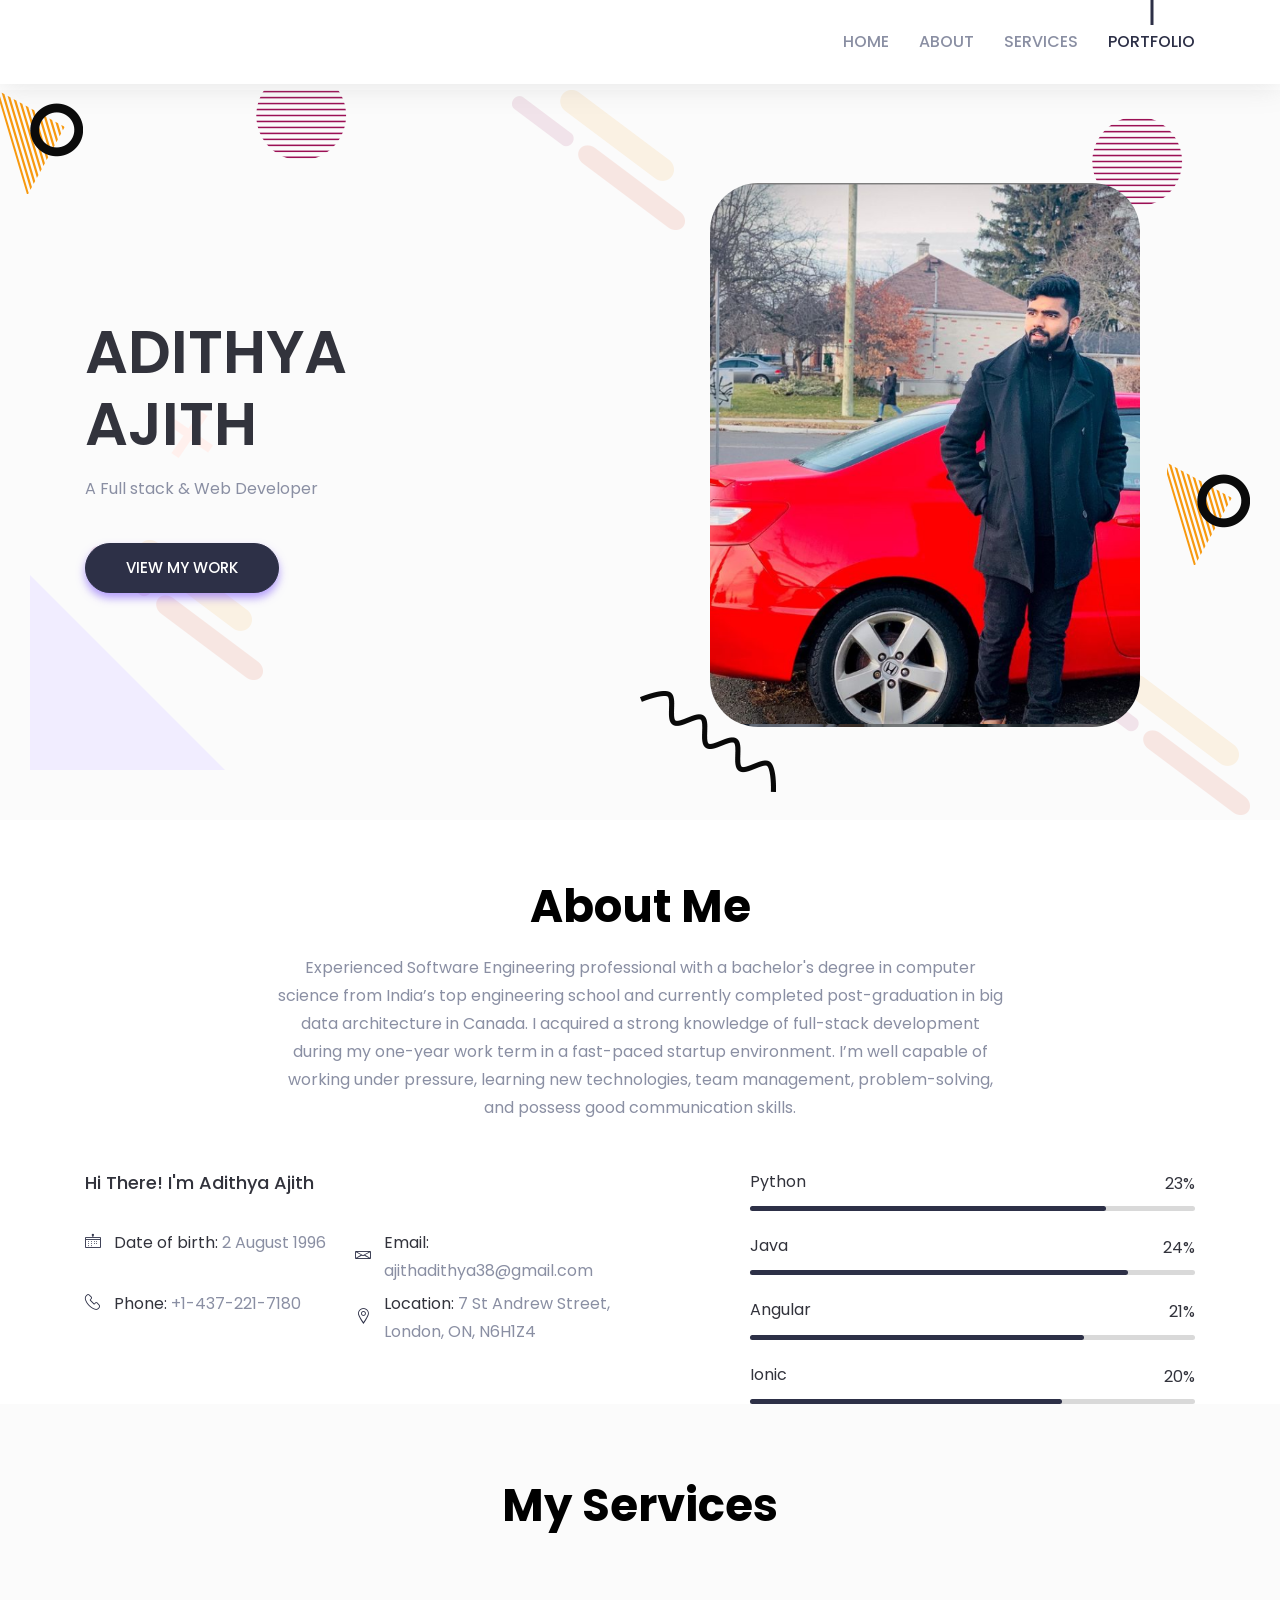
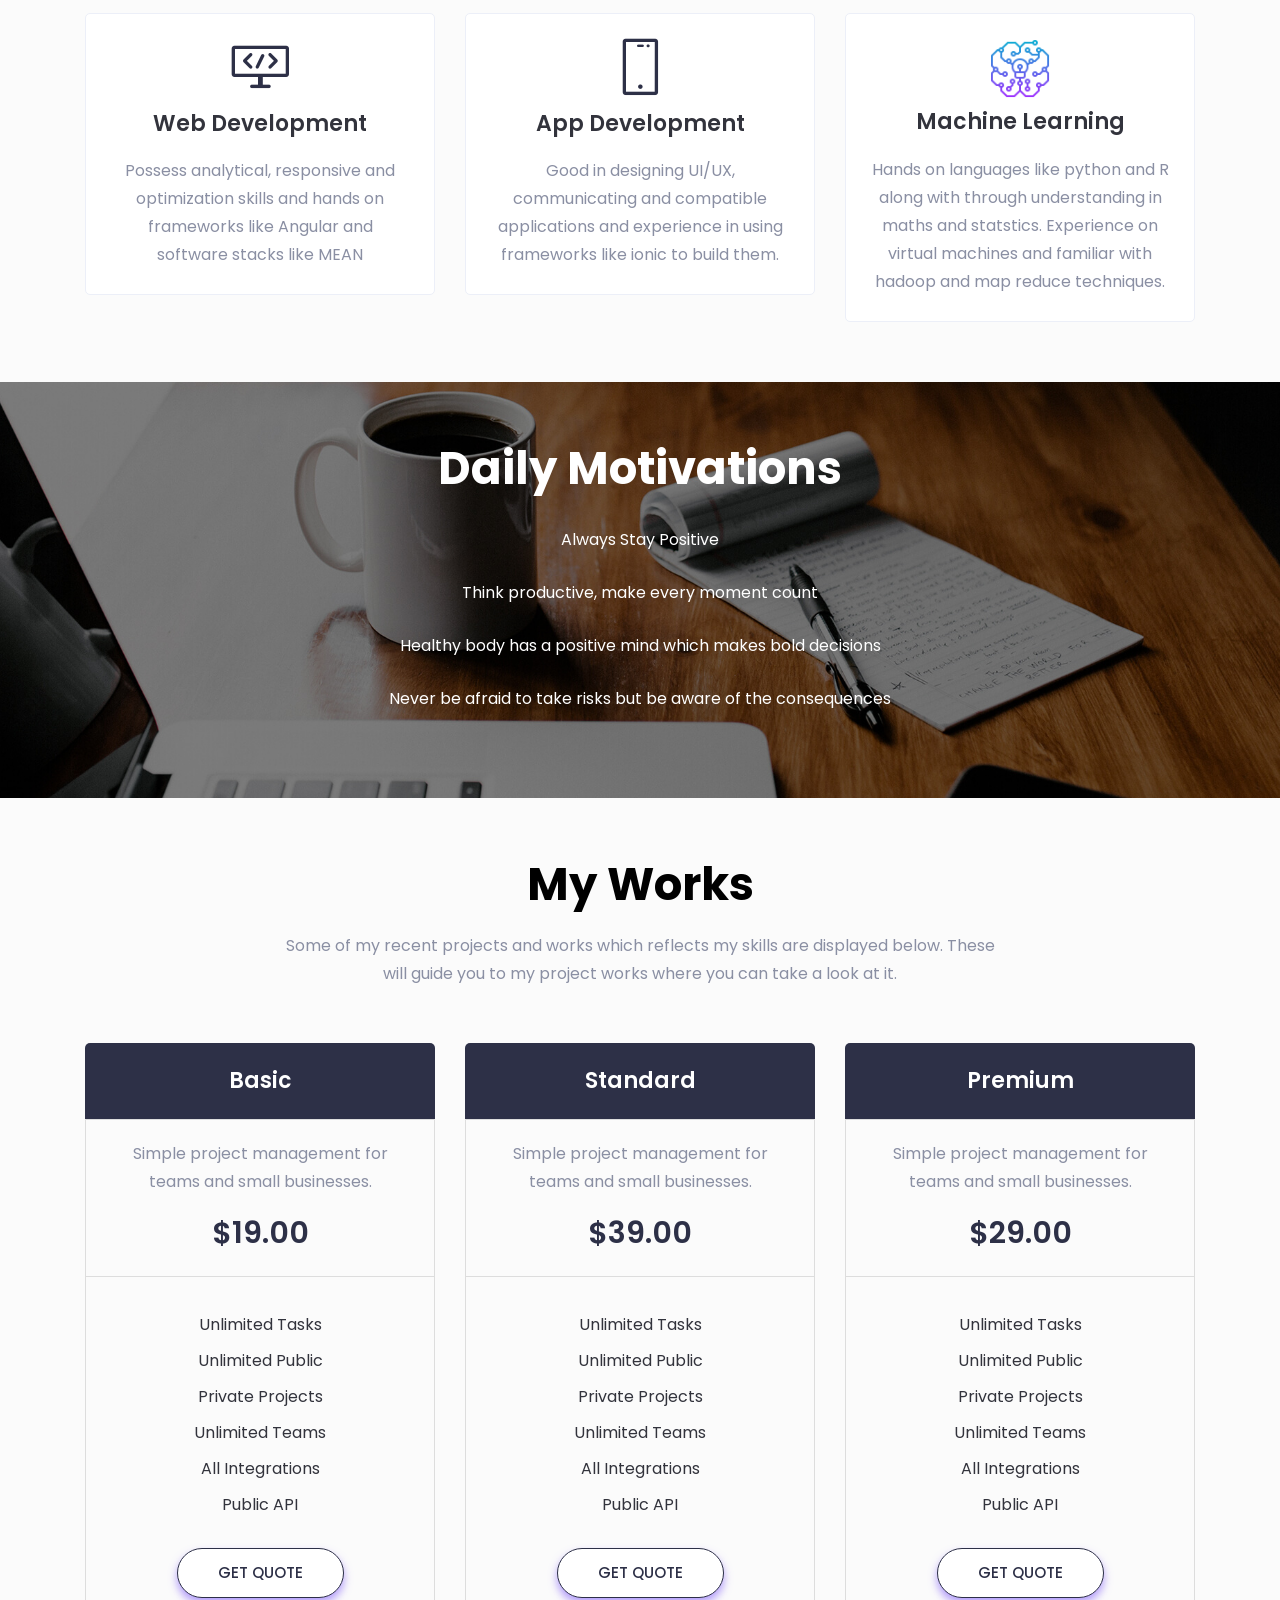
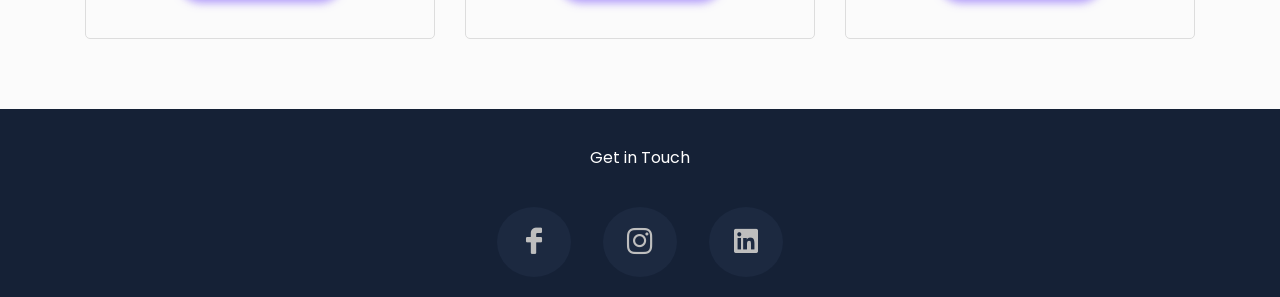
<file: index.html>
<!doctype html>
<html lang="en">

<head>

    <!--====== Required meta tags ======-->
    <meta charset="utf-8">
    <meta http-equiv="x-ua-compatible" content="ie=edge">
    <meta name="description" content="">
    <meta name="viewport" content="width=device-width, initial-scale=1, shrink-to-fit=no">

    <!--====== Title ======-->
    <title>Adithya Ajith - Portfolio</title>

    <!--====== Favicon Icon ======-->
    <link rel="shortcut icon" href="assets/images/favicon.png" type="image/png">

    <!--====== Bootstrap css ======-->
    <link rel="stylesheet" href="assets/css/bootstrap.min.css">

    <!--====== Line Icons css ======-->
    <link rel="stylesheet" href="assets/css/LineIcons.css">

    <!--====== Magnific Popup css ======-->
    <link rel="stylesheet" href="assets/css/magnific-popup.css">

    <!--====== Default css ======-->
    <link rel="stylesheet" href="assets/css/default.css">

    <!--====== Style css ======-->
    <link rel="stylesheet" href="assets/css/style.css">


</head>

<body>

    <!--====== PRELOADER PART START ======-->

    <div class="preloader">
        <div class="loader_34">
            <div class="ytp-spinner">
                <div class="ytp-spinner-container">
                    <div class="ytp-spinner-rotator">
                        <div class="ytp-spinner-left">
                            <div class="ytp-spinner-circle"></div>
                        </div>
                        <div class="ytp-spinner-right">
                            <div class="ytp-spinner-circle"></div>
                        </div>
                    </div>
                </div>
            </div>
        </div>
    </div>

    <!--====== PRELOADER ENDS START ======-->

    <!--====== HEADER PART START ======-->

    <header id="home" class="header-area">
        <div class="navigation fixed-top">
            <div class="container">
                <div class="row">
                    <div class="col-lg-12">
                        <nav class="navbar navbar-expand-lg">
                            <button class="navbar-toggler" type="button" data-toggle="collapse" data-target="#navbarSupportedContent" aria-controls="navbarSupportedContent" aria-expanded="false" aria-label="Toggle navigation">
                                <span class="toggler-icon"></span>
                                <span class="toggler-icon"></span>
                                <span class="toggler-icon"></span>
                            </button>

                            <div class="collapse navbar-collapse" id="navbarSupportedContent">
                                <ul class="navbar-nav ml-auto">
                                    <li class="nav-item active"><a class="page-scroll" href="#home">Home</a></li>
                                    <li class="nav-item"><a class="page-scroll" href="#about">About</a></li>
                                    <li class="nav-item"><a class="page-scroll" href="#service">Services</a></li>
                                    <li class="nav-item"><a class="page-scroll" href="#pricing">Portfolio</a></li>
                                </ul>
                            </div> <!-- navbar collapse -->
                        </nav> <!-- navbar -->
                    </div>
                </div> <!-- row -->
            </div> <!-- container -->
        </div> <!-- navigation -->

        <div id="parallax" class="header-content d-flex align-items-center">
            <div class="header-shape shape-one layer" data-depth="0.10">
                <img src="assets/images/banner/shape/shape-1.png" alt="Shape">
            </div> <!-- header shape -->
            <div class="header-shape shape-tow layer" data-depth="0.30">
                <img src="assets/images/banner/shape/shape-2.png" alt="Shape">
            </div> <!-- header shape -->
            <div class="header-shape shape-three layer" data-depth="0.40">
                <img src="assets/images/banner/shape/shape-3.png" alt="Shape">
            </div> <!-- header shape -->
            <div class="header-shape shape-fore layer" data-depth="0.60">
                <img src="assets/images/banner/shape/shape-2.png" alt="Shape">
            </div> <!-- header shape -->
            <div class="header-shape shape-five layer" data-depth="0.20">
                <img src="assets/images/banner/shape/shape-1.png" alt="Shape">
            </div> <!-- header shape -->
            <div class="header-shape shape-six layer" data-depth="0.15">
                <img src="assets/images/banner/shape/shape-4.png" alt="Shape">
            </div> <!-- header shape -->
            <div class="header-shape shape-seven layer" data-depth="0.50">
                <img src="assets/images/banner/shape/shape-5.png" alt="Shape">
            </div> <!-- header shape -->
            <div class="header-shape shape-eight layer" data-depth="0.40">
                <img src="assets/images/banner/shape/shape-3.png" alt="Shape">
            </div> <!-- header shape -->
            <div class="header-shape shape-nine layer" data-depth="0.20">
                <img src="assets/images/banner/shape/shape-6.png" alt="Shape">
            </div> <!-- header shape -->
            <div class="header-shape shape-ten layer" data-depth="0.30">
                <img src="assets/images/banner/shape/shape-3.png" alt="Shape">
            </div> <!-- header shape -->
            <div class="container">
                <div class="row align-items-center">
                    <div class="col-xl-5 col-lg-6">
                        <div class="header-content-right">
                            <h1 class="title">Adithya Ajith</h1>
                            <p>A Full stack & Web Developer</p>
                            <a class="main-btn" href="#pricing">View my Work</a>
                        </div> <!-- header content right -->
                    </div>
                    <div class="col-lg-6 offset-xl-1">
                        <div class=" d-none d-lg-block" style = "max-width: 430px;margin: 0 auto;position: relative;">
                            <img style= "border-radius: 3em;"src="assets/images/banner/hero.png" alt="hero">
                        </div> <!-- header image -->
                    </div>
                </div> <!-- row -->
            </div> <!-- container -->
        </div> <!-- header content -->
    </header>

    <!--====== HEADER PART ENDS ======-->

    <!--====== ABOUT PART START ======-->

    <section id="about" class="about-area pt-60">
        <div class="container">
            <div class="row justify-content-center">
                <div class="col-lg-8">
                    <div class="section-title text-center">
                        <h2 class="title">About Me</h2>
                        <p>Experienced Software Engineering professional with a bachelor's degree in computer science from India’s top engineering school and currently completed post-graduation in big data architecture in Canada. I acquired a strong knowledge of full-stack development during my one-year work term in a fast-paced startup environment. I’m well capable of working under pressure, learning new technologies, team management, problem-solving, and possess good communication skills.

                    </div> <!-- section title -->
                </div>
            </div> <!-- row -->
            <div class="row">
                <div class="col-lg-6">
                    <div class="about-content mt-50">
                        <h5 class="about-title">Hi There! I'm Adithya Ajith</h5>
                        <ul class="clearfix">
                            <li>
                                <div class="single-info d-flex align-items-center">
                                    <div class="info-icon">
                                        <i class="lni-calendar"></i>
                                    </div>
                                    <div class="info-text">
                                        <p><span>Date of birth:</span> 2 August 1996</p>
                                    </div>
                                </div> <!-- single info -->
                            </li>
                            <li>
                                <div class="single-info d-flex align-items-center">
                                    <div class="info-icon">
                                        <i class="lni-envelope"></i>
                                    </div>
                                    <div class="info-text">
                                        <p><span>Email:</span> ajithadithya38@gmail.com</p>
                                    </div>
                                </div> <!-- single info -->
                            </li>
                            <li>
                                <div class="single-info d-flex align-items-center">
                                    <div class="info-icon">
                                        <i class="lni-phone-handset"></i>
                                    </div>
                                    <div class="info-text">
                                        <p><span>Phone:</span> +1-437-221-7180</p>
                                    </div>
                                </div> <!-- single info -->
                            </li>
                            <li>
                                <div class="single-info d-flex align-items-center">
                                    <div class="info-icon">
                                        <i class="lni-map-marker"></i>
                                    </div>
                                    <div class="info-text">
                                        <p><span>Location:</span> 7 St Andrew Street, London, ON, N6H1Z4</p>
                                    </div>
                                </div> <!-- single info -->
                            </li>
                        </ul>
                    </div> <!-- about content -->
                </div>
                <div class="col-xl-5 offset-xl-1 col-lg-6">
                    <div class="about-skills pt-25">
                        <div class="skill-item mt-25">
                            <div class="skill-header">
                                <h6 class="skill-title">Python</h6>
                                <div class="skill-percentage">
                                    <div class="count-box counted">
                                        <span class="counter">80</span>
                                    </div>
                                    %
                                </div>
                            </div>
                            <div class="skill-bar">
                                <div class="bar-inner">
                                    <div class="bar progress-line" data-width="80"></div>
                                </div>
                            </div>
                        </div> <!-- skill item -->
                        <div class="skill-item mt-25">
                            <div class="skill-header">
                                <h6 class="skill-title">Java</h6>
                                <div class="skill-percentage">
                                    <div class="count-box counted">
                                        <span class="counter">85</span>
                                    </div>
                                    %
                                </div>
                            </div>
                            <div class="skill-bar">
                                <div class="bar-inner">
                                    <div class="bar progress-line" data-width="85"></div>
                                </div>
                            </div>
                        </div> <!-- skill item -->
                        <div class="skill-item mt-25">
                            <div class="skill-header">
                                <h6 class="skill-title">Angular</h6>
                                <div class="skill-percentage">
                                    <div class="count-box counted">
                                        <span class="counter">75</span>
                                    </div>
                                    %
                                </div>
                            </div>
                            <div class="skill-bar">
                                <div class="bar-inner">
                                    <div class="bar progress-line" data-width="75"></div>
                                </div>
                            </div>
                        </div> <!-- skill item -->
                        <div class="skill-item mt-25">
                            <div class="skill-header">
                                <h6 class="skill-title">Ionic</h6>
                                <div class="skill-percentage">
                                    <div class="count-box counted">
                                        <span class="counter">70</span>
                                    </div>
                                    %
                                </div>
                            </div>
                            <div class="skill-bar">
                                <div class="bar-inner">
                                    <div class="bar progress-line" data-width="70"></div>
                                </div>
                            </div>
                        </div> <!-- skill item -->
                    </div> <!-- about skills -->
                </div>
            </div> <!-- row -->
        </div> <!-- container -->
    </section>

    <!--====== ABOUT PART ENDS ======-->

    <!--====== SERVICES PART START ======-->

    <section id="service" class="services-area gray-bg pt-75 pb-60">
        <div class="container">
            <div class="row justify-content-center">
                <div class="col-lg-8">
                    <div class="section-title text-center pb-30">
                        <h2 class="title">My Services</h2>
                    </div> <!-- section title -->
                </div>
            </div> <!-- row -->
            <div class="row justify-content-center">
                <div class="col-lg-4 col-md-6 col-sm-8">
                    <div class="single-service text-center mt-30">
                        <div class="service-icon">
                            <i class="lni-code-alt"></i>
                        </div>
                        <div class="service-content">
                            <h4 class="service-title"><a href="#">Web Development</a></h4>
                            <p>Possess analytical, responsive and optimization skills and hands on frameworks like Angular and software stacks like MEAN </p>
                        </div>
                    </div> <!-- single service -->
                </div>
                <div class="col-lg-4 col-md-6 col-sm-8">
                    <div class="single-service text-center mt-30">
                        <div class="service-icon">
                            <i class="lni-mobile"></i>
                        </div>
                        <div class="service-content">
                            <h4 class="service-title"><a href="#contact">App Development</a></h4>
                            <p>Good in designing UI/UX, communicating and compatible applications and experience in using frameworks like ionic to build them.</p>
                        </div>
                    </div> <!-- single service -->
                </div>
                <div class="col-lg-4 col-md-6 col-sm-8">
                    <div class="single-service text-center mt-30">
                        <div class="service-icon">
                            <img  style= "max-width: 20%"src="assets/images/ml.png"></img>
                        </div>
                        <div class="service-content">
                            <h4 class="service-title"><a href="#">Machine Learning</a></h4>
                            <p>Hands on languages like python and R along with through understanding in maths and statstics. Experience on virtual machines and familiar with hadoop and map reduce techniques.</p>
                        </div>
                    </div> <!-- single service -->
                </div>
        </div> <!-- container -->
    </section>

    <!--====== SERVICES PART ENDS ======-->

    <!--====== CALL TO ACTION PART START ======-->

    <section id="call-to-action" class=" pt-60 pb-60 bg_cover" style="background-image: url(assets/images/call-to-action.jpg); z-index: 0 !important">
        <div class="container">
            <div class="row justify-content-center">
                <div class="col-xl-8 col-lg-9">
                    <div class="call-action-content text-center">
                        <h2 class="action-title">Daily Motivations</h2>
                        <p> Always Stay Positive
                        <p> Think productive, make every moment count
                        <p> Healthy body has a positive mind which makes bold decisions
                        <p> Never be afraid to take risks but be aware of the consequences
                    </div> <!-- call action content -->
                </div>
            </div> <!-- row -->
        </div> <!-- container -->
    </section>

    <!--====== CALL TO ACTION PART ENDS ======-->

    <!--====== WORKING PART START ======-->

    <section id="pricing" class="pricing-area gray-bg pt-60 pb-70" >
        <div class="container">
            <div class="row justify-content-center">
                <div class="col-lg-8">
                    <div class="section-title text-center pb-25">
                        <h2 class="title">My Works</h2>
                        <p>Some of my recent projects and works which reflects my skills are displayed below. These will guide you to my project works where you can take a look at it.
                    </div> <!-- section title -->
                </div>
            </div> <!-- row -->
            <div class="row justify-content-center">
                <div class="col-lg-4 col-md-8 col-sm-9">
                    <div class="single-pricing text-center mt-30">
                        <div class="pricing-package">
                            <h4 class="package-title">Basic</h4>
                        </div>
                        <div class="pricing-body">
                            <div class="pricing-text">
                                <p>Simple project management for teams and small businesses.</p>
                                <span class="price">$19.00</span>
                            </div>
                            <div class="pricing-list">
                                <ul>
                                    <li>Unlimited Tasks</li>
                                    <li>Unlimited Public</li>
                                    <li>Private Projects</li>
                                    <li>Unlimited Teams</li>
                                    <li>All Integrations</li>
                                    <li>Public API</li>
                                </ul>
                            </div>
                            <div class="pricing-btn">
                                <a class="main-btn" href="#contact">get quote</a>
                            </div>
                        </div>
                    </div> <!-- single pricing -->
                </div>
                <div class="col-lg-4 col-md-8 col-sm-9">
                    <div class="single-pricing text-center mt-30">
                        <div class="pricing-package">
                            <h4 class="package-title">Standard</h4>
                        </div>
                        <div class="pricing-body">
                            <div class="pricing-text">
                                <p>Simple project management for teams and small businesses.</p>
                                <span class="price">$39.00</span>
                            </div>
                            <div class="pricing-list">
                                <ul>
                                    <li>Unlimited Tasks</li>
                                    <li>Unlimited Public</li>
                                    <li>Private Projects</li>
                                    <li>Unlimited Teams</li>
                                    <li>All Integrations</li>
                                    <li>Public API</li>
                                </ul>
                            </div>
                            <div class="pricing-btn">
                                <a class="main-btn" href="#contact">get quote</a>
                            </div>
                        </div>
                    </div> <!-- single pricing -->
                </div>
                <div class="col-lg-4 col-md-8 col-sm-9">
                    <div class="single-pricing text-center mt-30">
                        <div class="pricing-package">
                            <h4 class="package-title">Premium</h4>
                        </div>
                        <div class="pricing-body">
                            <div class="pricing-text">
                                <p>Simple project management for teams and small businesses.</p>
                                <span class="price">$29.00</span>
                            </div>
                            <div class="pricing-list">
                                <ul>
                                    <li>Unlimited Tasks</li>
                                    <li>Unlimited Public</li>
                                    <li>Private Projects</li>
                                    <li>Unlimited Teams</li>
                                    <li>All Integrations</li>
                                    <li>Public API</li>
                                </ul>
                            </div>
                            <div class="pricing-btn">
                                <a class="main-btn" href="#contact">get quote</a>
                            </div>
                        </div>
                    </div> <!-- single pricing -->
                </div>
            </div> <!-- row -->
        </div> <!-- container -->
    </section>

    <!--====== PRICING PART ENDS ======-->

    <!--====== FOOTER PART START ======-->

    <footer id="footer" class="footer-area">
        <div class="footer-widget">
            <div class="container">
                <div class="row justify-content-center">
                    <div class="col-lg-8">
                        <div class="footer-content text-center pb-20">
                            
                            <p class="mt-">Get in Touch<ul>
                                <li><a data-click-event="footer_social_fb" href="https://www.facebook.com/adithya.ajith1" target="_blank" rel="noopener nofollow" data-lynx-mode="asynclazy"><i class="lni-facebook-filled"></i></a></li>
                                <li><a data-click-event="footer_social_ig" href="https://www.instagram.com/_adhiiii/" target="_blank" rel="noopener nofollow" data-lynx-mode="asynclazy"><i class="lni-instagram-original"></i></a></li>
                                <li><a data-click-event="footer_social_lk" href="https://www.linkedin.com/in/adithya-ajith-71314a1bb/" target="_blank" rel="noopener nofollow" data-lynx-mode="asynclazy"><i class="lni-linkedin-original"></i></a></li>
                                
                            </ul>
                        </div> <!-- footer content -->
                    </div>
                </div> <!-- row -->
            </div> <!-- container -->
        </div> <!-- footer widget -->
    </footer>

    <!--====== FOOTER PART ENDS ======-->

    <!--====== BACK TOP TOP PART START ======-->

    <a href="#" class="back-to-top"><i class="lni-chevron-up"></i></a>

    <!--====== BACK TOP TOP PART ENDS ======-->







    <!--====== jquery js ======-->
    <script src="assets/js/vendor/modernizr-3.6.0.min.js"></script>
    <script src="assets/js/vendor/jquery-1.12.4.min.js"></script>

    <!--====== Bootstrap js ======-->
    <script src="assets/js/bootstrap.min.js"></script>
    <script src="assets/js/popper.min.js"></script>

    <!--====== Magnific Popup js ======-->
    <script src="assets/js/jquery.magnific-popup.min.js"></script>

    <!--====== Parallax js ======-->
    <script src="assets/js/parallax.min.js"></script>

    <!--====== Counter Up js ======-->
    <script src="assets/js/waypoints.min.js"></script>
    <script src="assets/js/jquery.counterup.min.js"></script>


    <!--====== Appear js ======-->
    <script src="assets/js/jquery.appear.min.js"></script>

    <!--====== Scrolling js ======-->
    <script src="assets/js/scrolling-nav.js"></script>
    <script src="assets/js/jquery.easing.min.js"></script>


    <!--====== Main js ======-->
    <script src="assets/js/main.js"></script>

</body>

</html>
</file>
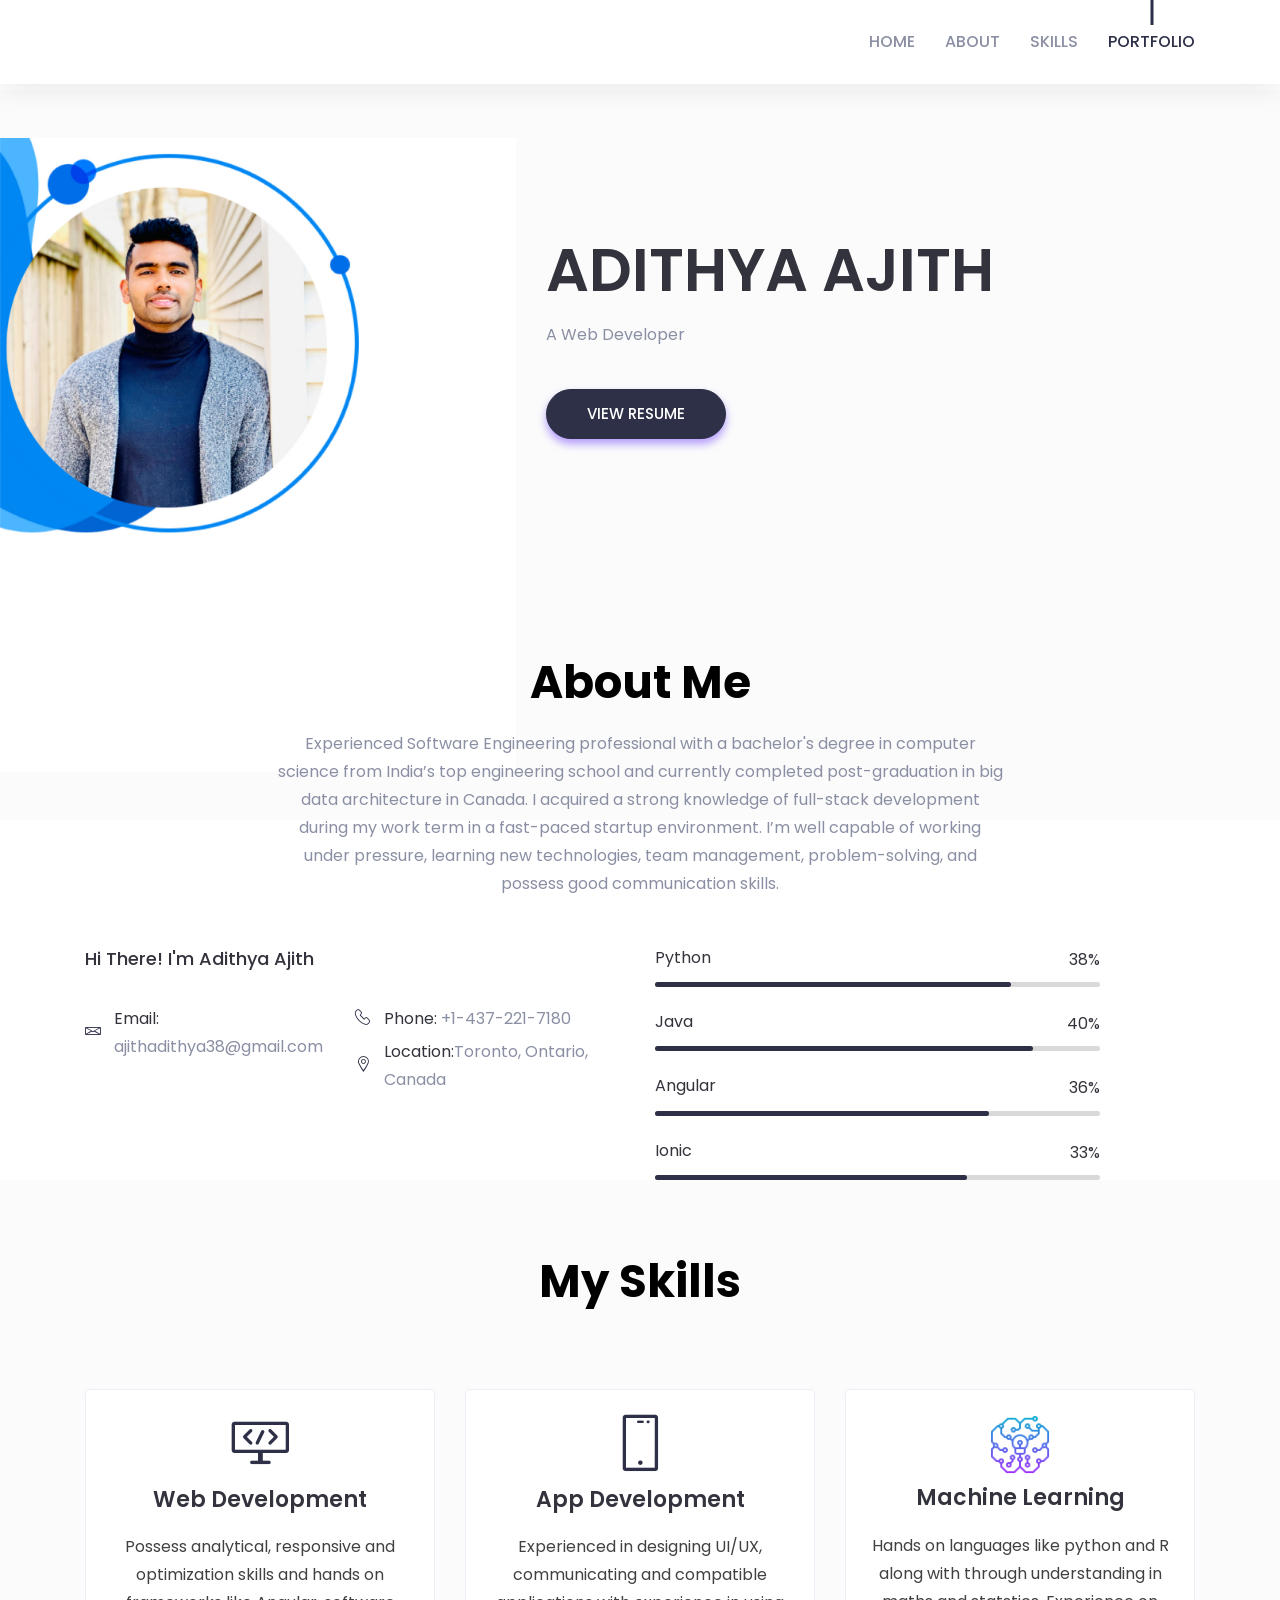
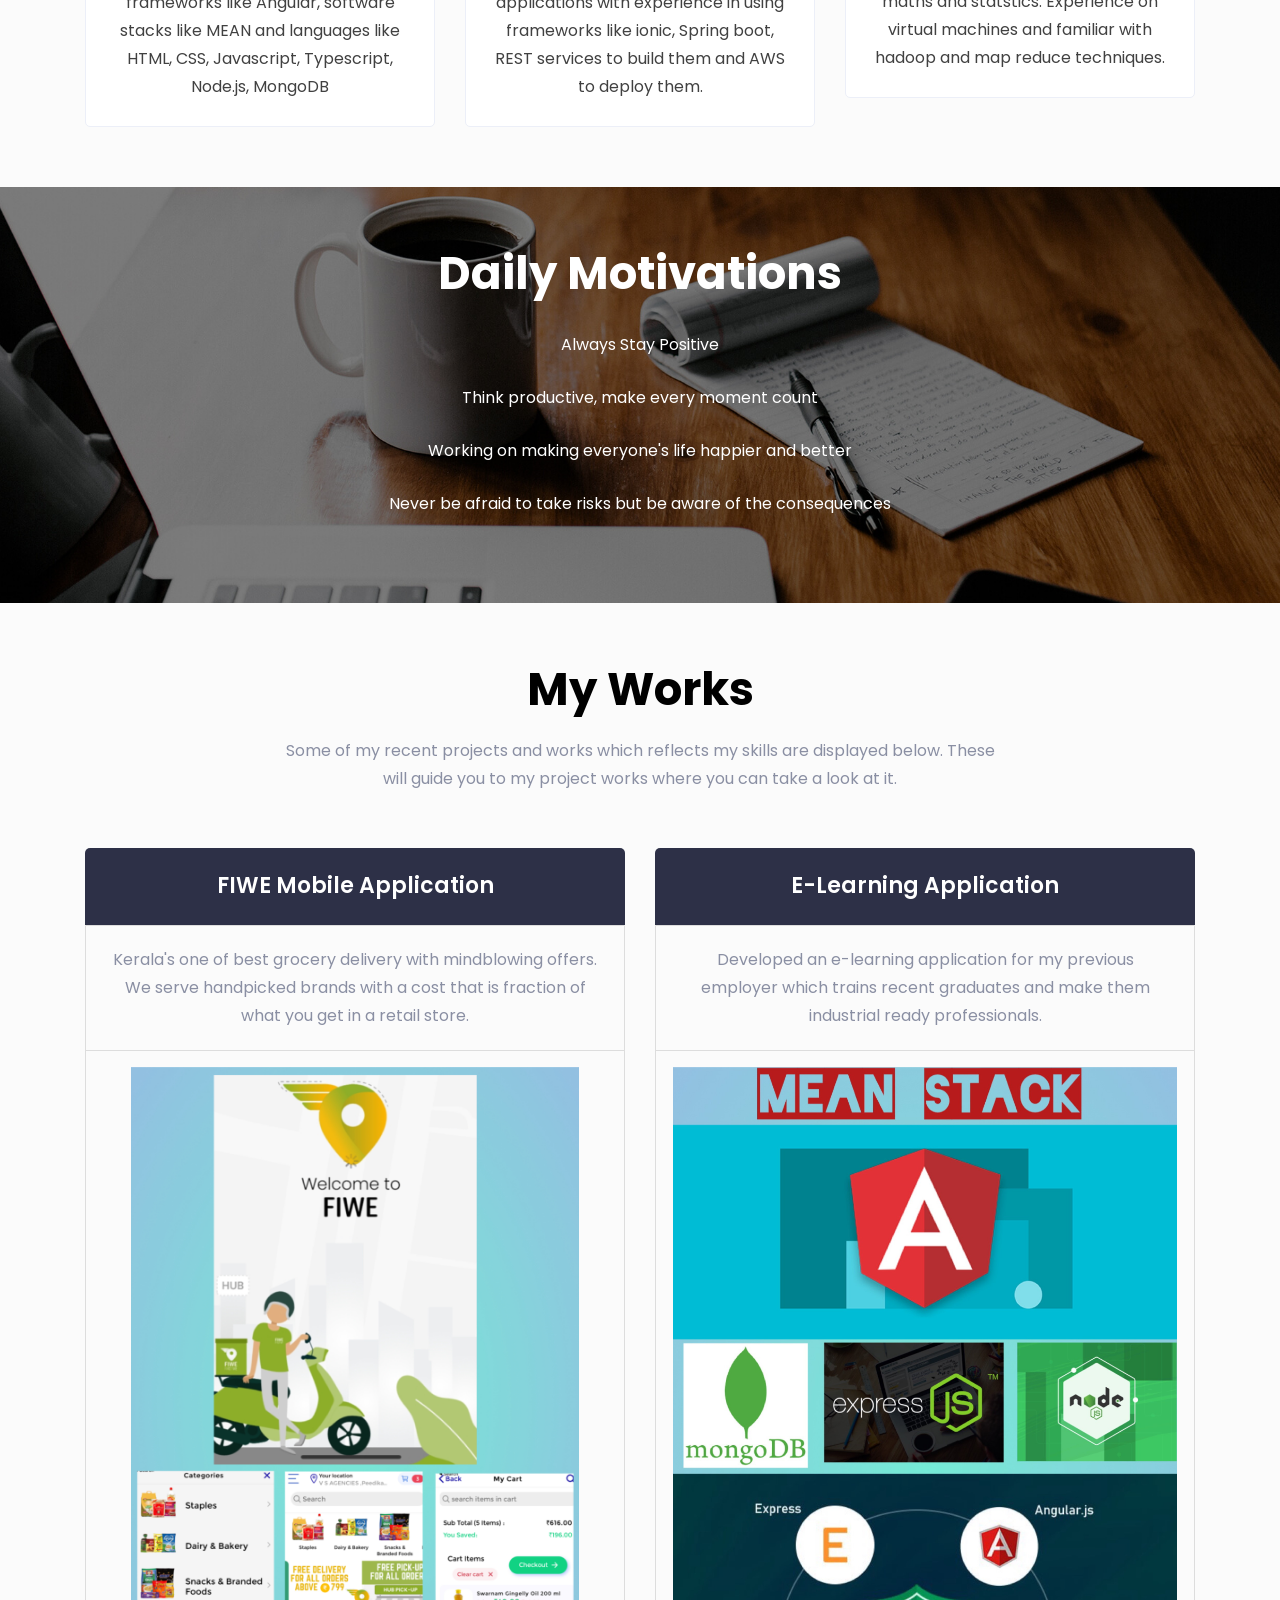
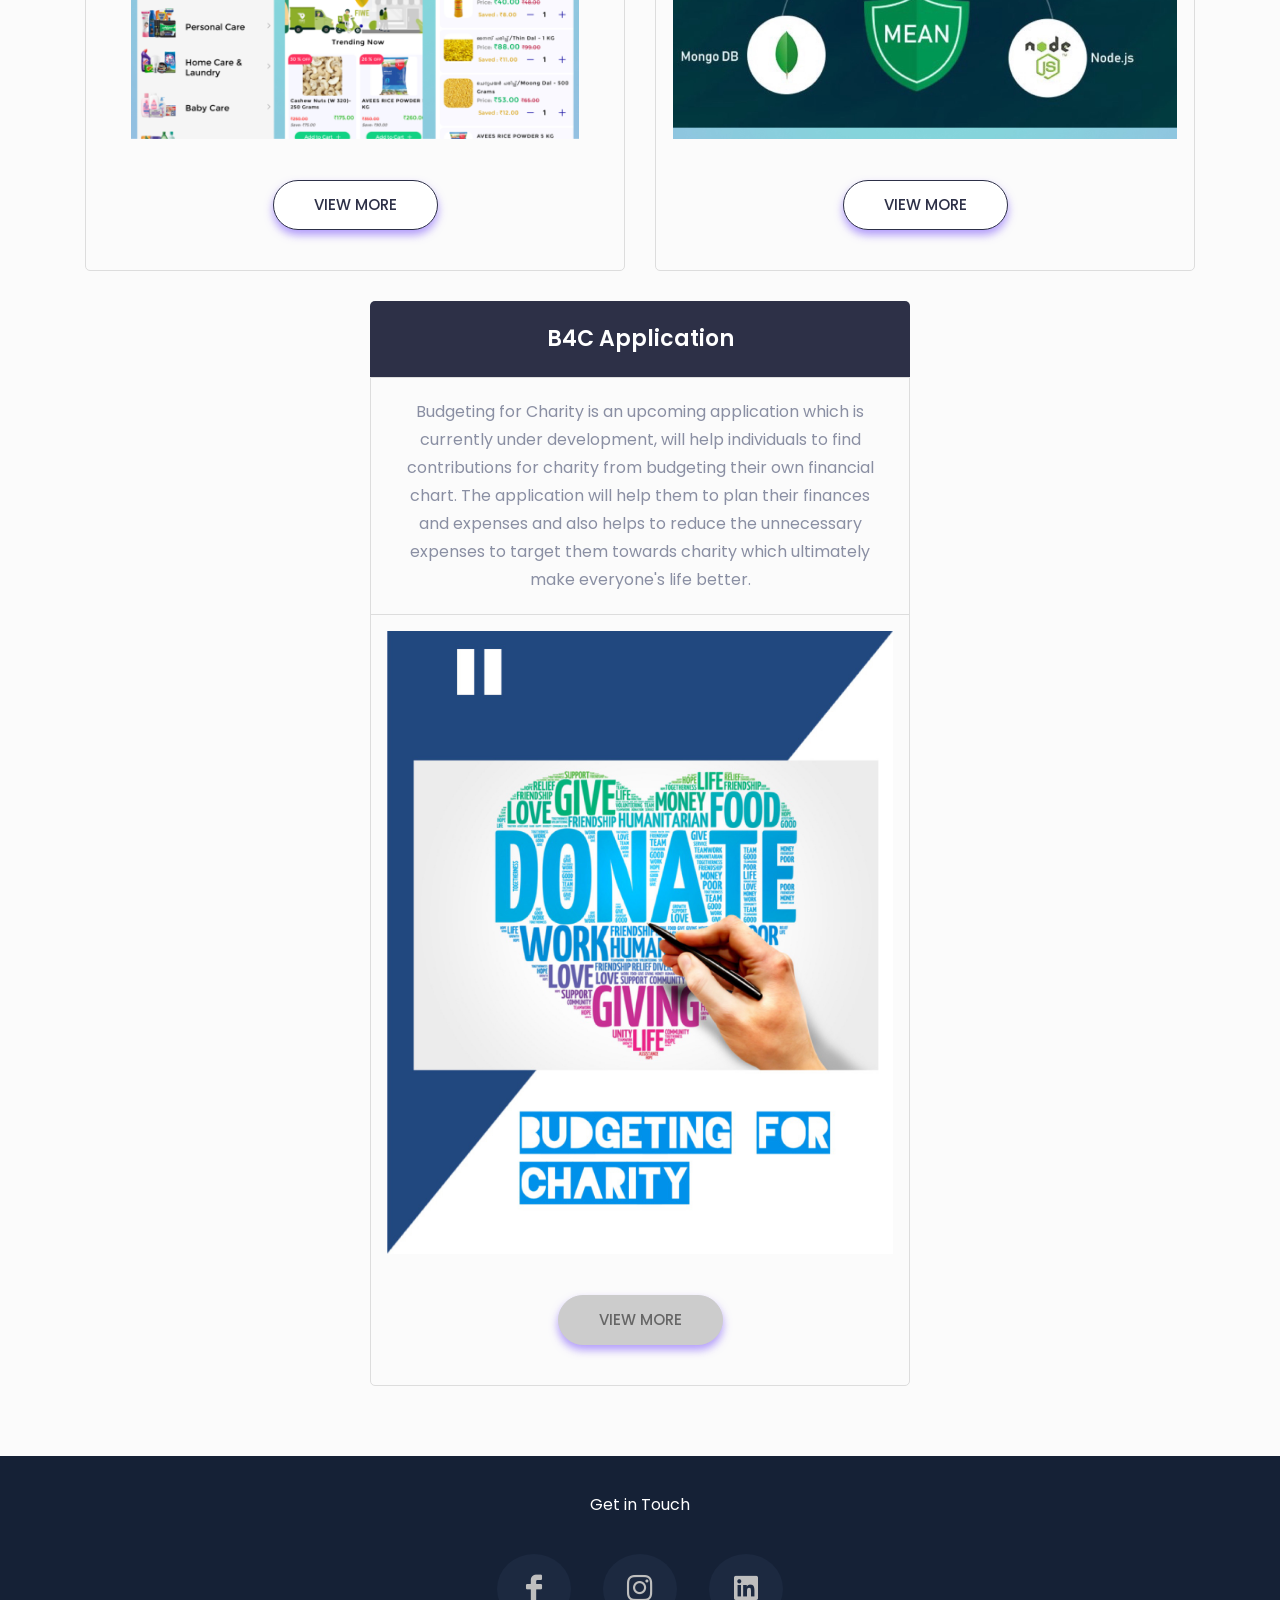
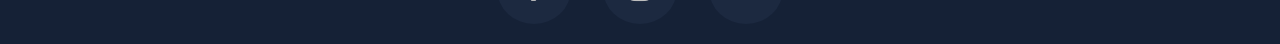
<file: portfolio/index.html>
<!doctype html>
<html lang="en">

<head>

    <!--====== Required meta tags ======-->
    <meta charset="utf-8">
    <meta http-equiv="x-ua-compatible" content="ie=edge">
    <meta name="description" content="">
    <meta name="viewport" content="width=device-width, initial-scale=1, shrink-to-fit=no">

    <!--====== Title ======-->
    <title>Adithya Ajith - Portfolio</title>

    <!--====== Favicon Icon ======-->
    

    <!--====== Bootstrap css ======-->
    <link rel="stylesheet" href="assets/css/bootstrap.min.css">

    <!--====== Line Icons css ======-->
    <link rel="stylesheet" href="assets/css/LineIcons.css">

    <!--====== Magnific Popup css ======-->
    <link rel="stylesheet" href="assets/css/magnific-popup.css">

    <!--====== Default css ======-->
    <link rel="stylesheet" href="assets/css/default.css">

    <!--====== Style css ======-->
    <link rel="stylesheet" href="assets/css/style.css">

    <script>(function(w, d) { w.CollectId = "606b7ad4cc6de004cacdb4f9"; var h = d.head || d.getElementsByTagName("head")[0]; var s = d.createElement("script"); s.setAttribute("type", "text/javascript"); s.async=true; s.setAttribute("src", "https://collectcdn.com/launcher.js"); h.appendChild(s); })(window, document);</script>

<style>
        .powered-by{
            display: none!important;
        }
    </style>
<script>
function alertBtn() {
  alert("Unfortunately I am not authorized to produce the link because of copyrights issue but can discuss the details upon meeting. Thanks for undestanding!");
}
</script>
</head>

<body>

    <!--====== PRELOADER PART START ======-->

    <div class="preloader">
        <div class="loader_34">
            <div class="ytp-spinner">
                <div class="ytp-spinner-container">
                    <div class="ytp-spinner-rotator">
                        <div class="ytp-spinner-left">
                            <div class="ytp-spinner-circle"></div>
                        </div>
                        <div class="ytp-spinner-right">
                            <div class="ytp-spinner-circle"></div>
                        </div>
                    </div>
                </div>
            </div>
        </div>
    </div>

    <!--====== PRELOADER ENDS START ======-->

    <!--====== HEADER PART START ======-->

    <header id="home" class="header-area">
        <div class="navigation fixed-top">
            <div class="container">
                <div class="row">
                    <div class="col-lg-12">
                        <nav class="navbar navbar-expand-lg">
                            <button class="navbar-toggler" type="button" data-toggle="collapse" data-target="#navbarSupportedContent" aria-controls="navbarSupportedContent" aria-expanded="false" aria-label="Toggle navigation">
                                <span class="toggler-icon"></span>
                                <span class="toggler-icon"></span>
                                <span class="toggler-icon"></span>
                            </button>

                            <div class="collapse navbar-collapse" id="navbarSupportedContent">
                                <ul class="navbar-nav ml-auto">
                                    <li class="nav-item active"><a class="page-scroll" href="#home">Home</a></li>
                                    <li class="nav-item"><a class="page-scroll" href="#about">About</a></li>
                                    <li class="nav-item"><a class="page-scroll" href="#service">Skills</a></li>
                                    <li class="nav-item"><a class="page-scroll" href="#pricing">Portfolio</a></li>
                                </ul>
                            </div> <!-- navbar collapse -->
                        </nav> <!-- navbar -->
                    </div>
                </div> <!-- row -->
            </div> <!-- container -->
        </div> <!-- navigation -->

        <div id="parallax" class="header-content d-flex align-items-center">
            <div class="row">
            <div class="col-sm-5 col-md-5 col-lg-5">
                <img src="assets/images/profilepic.jpg">    <!-- header image -->
           </div>
           <div class="col-sm-5 col-md-5 col-lg-5">
            <div class="container contain">
                <div class="row align-items-center">
                        <div class="header-content-right">
                            <h1 class="title">Adithya Ajith</h1>
                            <p>A Web Developer</p>
                            <a class="main-btn" href="https://adithyaajith96.github.io/resume/adithya_resume.docx">View Resume</a>
                        </div> <!-- header content right -->
                </div> <!-- row -->
            </div> <!-- container -->
            </div>
            <div class="col-sm-2 col-md-2 col-lg-2"></div>
            </div>
        </div> <!-- header content -->
    </header>

    <!--====== HEADER PART ENDS ======-->

    <!--====== ABOUT PART START ======-->

    <section id="about" class="about-area pt-60">
        <div class="container">
            <div class="row justify-content-center">
                <div class="col-lg-8">
                    <div class="section-title text-center">
                        <h2 class="title">About Me</h2>
                        <p>Experienced Software Engineering professional with a bachelor's degree in computer science from India’s top engineering school and currently completed post-graduation in big data architecture in Canada. I acquired a strong knowledge of full-stack development during my work term in a fast-paced startup environment. I’m well capable of working under pressure, learning new technologies, team management, problem-solving, and possess good communication skills.

                    </div> <!-- section title -->
                </div>
            </div> <!-- row -->
            <div class="row">
                <div class="col-lg-6">
                    <div class="about-content mt-50">
                        <h5 class="about-title">Hi There! I'm Adithya Ajith</h5>
                        <ul class="clearfix">
                            <li>
                                <div class="single-info d-flex align-items-center">
                                    <div class="info-icon">
                                        <i class="lni-envelope"></i>
                                    </div>
                                    <div class="info-text">
                                        <p><span>Email:</span> ajithadithya38@gmail.com</p>
                                    </div>
                                </div> <!-- single info -->
                            </li>
                            <li>
                                <div class="single-info d-flex align-items-center">
                                    <div class="info-icon">
                                        <i class="lni-phone-handset"></i>
                                    </div>
                                    <div class="info-text">
                                        <p><span>Phone:</span> +1-437-221-7180</p>
                                    </div>
                                </div> <!-- single info -->
                            </li>
                            <li>
                                <div class="single-info d-flex align-items-center">
                                    <div class="info-icon">
                                        <i class="lni-map-marker"></i>
                                    </div>
                                    <div class="info-text">
                                        <p><span>Location:</span>Toronto, Ontario, Canada</p>
                                    </div>
                                </div> <!-- single info -->
                            </li>
                        </ul>
                    </div> <!-- about content -->
                </div>
                
                <div class="col-xl-5 offset-xl-1 col-lg-6">
                    <div class="about-skills pt-25">
                        <div class="skill-item mt-25">
                            <div class="skill-header">
                                <h6 class="skill-title">Python</h6>
                                <div class="skill-percentage">
                                    <div class="count-box counted">
                                        <span class="counter">80</span>
                                    </div>
                                    %
                                </div>
                            </div>
                            <div class="skill-bar">
                                <div class="bar-inner">
                                    <div class="bar progress-line" data-width="80"></div>
                                </div>
                            </div>
                        </div> <!-- skill item -->
                        <div class="skill-item mt-25">
                            <div class="skill-header">
                                <h6 class="skill-title">Java</h6>
                                <div class="skill-percentage">
                                    <div class="count-box counted">
                                        <span class="counter">85</span>
                                    </div>
                                    %
                                </div>
                            </div>
                            <div class="skill-bar">
                                <div class="bar-inner">
                                    <div class="bar progress-line" data-width="85"></div>
                                </div>
                            </div>
                        </div> <!-- skill item -->
                        <div class="skill-item mt-25">
                            <div class="skill-header">
                                <h6 class="skill-title">Angular</h6>
                                <div class="skill-percentage">
                                    <div class="count-box counted">
                                        <span class="counter">75</span>
                                    </div>
                                    %
                                </div>
                            </div>
                            <div class="skill-bar">
                                <div class="bar-inner">
                                    <div class="bar progress-line" data-width="75"></div>
                                </div>
                            </div>
                        </div> <!-- skill item -->
                        <div class="skill-item mt-25">
                            <div class="skill-header">
                                <h6 class="skill-title">Ionic</h6>
                                <div class="skill-percentage">
                                    <div class="count-box counted">
                                        <span class="counter">70</span>
                                    </div>
                                    %
                                </div>
                            </div>
                            <div class="skill-bar">
                                <div class="bar-inner">
                                    <div class="bar progress-line" data-width="70"></div>
                                </div>
                            </div>
                        </div> <!-- skill item -->
                    </div> <!-- about skills -->
                </div>
            </div> <!-- row -->
        </div> <!-- container -->
    </section>

    <!--====== ABOUT PART ENDS ======-->

    <!--====== SERVICES PART START ======-->

    <section id="service" class="services-area gray-bg pt-75 pb-60">
        <div class="container">
            <div class="row justify-content-center">
                <div class="col-lg-8">
                    <div class="section-title text-center pb-30">
                        <h2 class="title">My Skills</h2>
                    </div> <!-- section title -->
                </div>
            </div> <!-- row -->
            <div class="row justify-content-center">
                <div class="col-lg-4 col-md-6 col-sm-8">
                    <div class="single-service text-center mt-30">
                        <div class="service-icon">
                            <i class="lni-code-alt"></i>
                        </div>
                        <div class="service-content">
                            <h4 class="service-title"><a href="#">Web Development</a></h4>
                            <p style="color:#414141 !important">Possess analytical, responsive and optimization skills and hands on frameworks like Angular, software stacks like MEAN and languages like HTML, CSS, Javascript, Typescript, Node.js, MongoDB </p>
                        </div>
                    </div> <!-- single service -->
                </div>
                <div class="col-lg-4 col-md-6 col-sm-8">
                    <div class="single-service text-center mt-30">
                        <div class="service-icon">
                            <i class="lni-mobile"></i>
                        </div>
                        <div class="service-content">
                            <h4 class="service-title"><a href="#contact">App Development</a></h4>
                            <p style="color:#414141 !important">Experienced in designing UI/UX, communicating and compatible applications with experience in using frameworks like ionic, Spring boot, REST services to build them and AWS to deploy them.</p>
                        </div>
                    </div> <!-- single service -->
                </div>
                <div class="col-lg-4 col-md-6 col-sm-8">
                    <div class="single-service text-center mt-30">
                        <div class="service-icon">
                            <img  style= "max-width: 20%"src="assets/images/ml.png"></img>
                        </div>
                        <div class="service-content">
                            <h4 class="service-title"><a href="#">Machine Learning</a></h4>
                            <p style="color:#414141 !important">Hands on languages like python and R along with through understanding in maths and statstics. Experience on virtual machines and familiar with hadoop and map reduce techniques.</p>
                        </div>
                    </div> <!-- single service -->
                </div>
        </div> <!-- container -->
    </section>

    <!--====== SERVICES PART ENDS ======-->

    <!--====== CALL TO ACTION PART START ======-->

    <section id="call-to-action" class=" pt-60 pb-60 bg_cover" style="background-image: url(assets/images/call-to-action.jpg); z-index: 0 !important">
        <div class="container">
            <div class="row justify-content-center">
                <div class="col-xl-8 col-lg-9">
                    <div class="call-action-content text-center">
                        <h2 class="action-title">Daily Motivations</h2>
                        <p> Always Stay Positive
                        <p> Think productive, make every moment count
                        <p> Working on making everyone's life happier and better
                        <p> Never be afraid to take risks but be aware of the consequences
                                
                    </div> <!-- call action content -->
                </div>
            </div> <!-- row -->
        </div> <!-- container -->
    </section>

    <!--====== CALL TO ACTION PART ENDS ======-->

    <!--====== WORKING PART START ======-->

    <section id="pricing" class="pricing-area gray-bg pt-60 pb-70" >
        <div class="container">
            <div class="row justify-content-center">
                <div class="col-lg-8">
                    <div class="section-title text-center pb-25">
                        <h2 class="title">My Works</h2>
                        <p>Some of my recent projects and works which reflects my skills are displayed below. These will guide you to my project works where you can take a look at it.
                    </div> <!-- section title -->
                </div>
            </div> <!-- row -->
            <div class="row justify-content-center">
                <div class="col-lg-6 col-md-8 col-sm-9">
                    <div class="single-pricing text-center mt-30">
                        <div class="pricing-package">
                            <h4 class="package-title">FIWE Mobile Application</h4>
                        </div>
                        <div class="pricing-body">
                            <div class="pricing-text">
                                <p>Kerala's one of best grocery delivery with mindblowing offers. We serve handpicked brands with a cost that is fraction of what you get in a retail store.</p>
                            </div>
                            <div class="appImage">
                                <img class="experience" src="assets/images/fiwapp.jpg">
                            </div>
                            <div class="pricing-btn">
                                <a class="main-btn" href="https://fiwegrocery.wixsite.com/mysite">View More</a>
                            </div>
                        </div>
                    </div> <!-- single pricing -->
                </div>

                <div class="col-lg-6 col-md-8 col-sm-9">
                    <div class="single-pricing text-center mt-30">
                        <div class="pricing-package">
                            <h4 class="package-title">E-Learning Application</h4>
                        </div>
                        <div class="pricing-body">
                            <div class="pricing-text">
                                <p>Developed an e-learning application for my previous employer which trains recent graduates and make them industrial ready professionals. 
                            </div>
                            <div class="appImage">
                                <img class="experience" src="assets/images/work/Mean.jpg">
                            </div>
                            <div class="pricing-btn">
                                <a class="main-btn" onclick="alertBtn()">View More</a>
                            </div>
                        </div>
                    </div> <!-- single pricing -->
                </div>

                <div class="col-lg-6 col-md-8 col-sm-9">
                        <div class="single-pricing text-center mt-30">
                            <div class="pricing-package">
                                <h4 class="package-title">B4C Application</h4>
                            </div>
                            <div class="pricing-body">
                                <div class="pricing-text">
                                    <p>Budgeting for Charity is an upcoming application which is currently under development, will help individuals to find contributions for charity from budgeting their own financial chart. The application will help them to plan their finances and expenses and also helps to 
                                        reduce the unnecessary expenses to target them towards charity which ultimately make everyone's life better.
                                    </p>
                                </div>
                                <div class="appImage">
                                    <img class="experience" src="assets/images/B4C.jpg">
                                </div>
                                <div class="pricing-btn">
                                    <button class="main-btn disabled" >View More</button>
                                </div>
                            </div>
                        </div> <!-- single pricing -->
                    </div>
                <!-- <div class="col-lg-6 col-md-8 col-sm-9">
                    <div class="single-pricing text-center mt-30">
                        <div class="pricing-package">
                            <h4 class="package-title">Standard</h4>
                        </div>
                        <div class="pricing-body">
                            <div class="pricing-text">
                                <p>Simple project management for teams and small businesses.</p>
                                <span class="price">$39.00</span>
                            </div>
                            <div class="pricing-list">
                                <ul>
                                    <li>Unlimited Tasks</li>
                                    <li>Unlimited Public</li>
                                    <li>Private Projects</li>
                                    <li>Unlimited Teams</li>
                                    <li>All Integrations</li>
                                    <li>Public API</li>
                                </ul>
                            </div>
                            <div class="pricing-btn">
                                <a class="main-btn" href="#contact">get quote</a>
                            </div>
                        </div>
                    </div> <!-- single pricing 
                </div> -->
            </div> <!-- row -->
        </div> <!-- container -->
    </section>

    <!--====== PRICING PART ENDS ======-->

    <!--====== FOOTER PART START ======-->

    <footer id="footer" class="footer-area">
        <div class="footer-widget">
            <div class="container">
                <div class="row justify-content-center">
                    <div class="col-lg-8">
                        <div class="footer-content text-center pb-20">
                            
                            <p class="mt-">Get in Touch<ul>
                                <li><a data-click-event="footer_social_fb" href="https://www.facebook.com/adithya.ajith1" target="_blank" rel="noopener nofollow" data-lynx-mode="asynclazy"><i class="lni-facebook-filled"></i></a></li>
                                <li><a data-click-event="footer_social_ig" href="https://www.instagram.com/_adhiiii/" target="_blank" rel="noopener nofollow" data-lynx-mode="asynclazy"><i class="lni-instagram-original"></i></a></li>
                                <li><a data-click-event="footer_social_lk" href="https://www.linkedin.com/in/adithya-ajith-71314a1bb/" target="_blank" rel="noopener nofollow" data-lynx-mode="asynclazy"><i class="lni-linkedin-original"></i></a></li>
                                
                            </ul>
                        </div> <!-- footer content -->
                    </div>
                </div> <!-- row -->
            </div> <!-- container -->
        </div> <!-- footer widget -->
    </footer>

    <!--====== FOOTER PART ENDS ======-->

    <!--====== BACK TOP TOP PART START ======-->

    <a href="#" class="back-to-top"><i class="lni-chevron-up"></i></a>

    <!--====== BACK TOP TOP PART ENDS ======-->







    <!--====== jquery js ======-->
    <script src="assets/js/vendor/modernizr-3.6.0.min.js"></script>
    <script src="assets/js/vendor/jquery-1.12.4.min.js"></script>

    <!--====== Bootstrap js ======-->
    <script src="assets/js/bootstrap.min.js"></script>
    <script src="assets/js/popper.min.js"></script>

    <!--====== Magnific Popup js ======-->
    <script src="assets/js/jquery.magnific-popup.min.js"></script>

    <!--====== Parallax js ======-->
    <script src="assets/js/parallax.min.js"></script>

    <!--====== Counter Up js ======-->
    <script src="assets/js/waypoints.min.js"></script>
    <script src="assets/js/jquery.counterup.min.js"></script>


    <!--====== Appear js ======-->
    <script src="assets/js/jquery.appear.min.js"></script>

    <!--====== Scrolling js ======-->
    <script src="assets/js/scrolling-nav.js"></script>
    <script src="assets/js/jquery.easing.min.js"></script>


    <!--====== Main js ======-->
    <script src="assets/js/main.js"></script>

</body>

</html>
</file>
<file: assets/css/default.css>
/* Deafult Margin & Padding */
/*-- Margin Top --*/
.mt-5 {
	margin-top: 5px;
}
.mt-10 {
	margin-top: 10px;
}
.mt-15 {
	margin-top: 15px;
}
.mt-20 {
	margin-top: 20px;
}
.mt-25 {
	margin-top: 25px;
}
.mt-30 {
	margin-top: 30px;
}
.mt-35 {
	margin-top: 35px;
}
.mt-40 {
	margin-top: 40px;
}
.mt-45 {
	margin-top: 45px;
}
.mt-50 {
	margin-top: 50px;
}
.mt-55 {
	margin-top: 55px;
}
.mt-60 {
	margin-top: 60px;
}
.mt-65 {
	margin-top: 65px;
}
.mt-70 {
	margin-top: 70px;
}
.mt-75 {
	margin-top: 75px;
}
.mt-80 {
	margin-top: 80px;
}
.mt-85 {
	margin-top: 85px;
}
.mt-90 {
	margin-top: 90px;
}
.mt-95 {
	margin-top: 95px;
}
.mt-100 {
	margin-top: 100px;
}
.mt-105 {
	margin-top: 105px;
}
.mt-110 {
	margin-top: 110px;
}
.mt-115 {
	margin-top: 115px;
}
.mt-120 {
	margin-top: 120px;
}
.mt-125 {
	margin-top: 125px;
}
.mt-130 {
	margin-top: 130px;
}
.mt-135 {
	margin-top: 135px;
}
.mt-140 {
	margin-top: 140px;
}
.mt-145 {
	margin-top: 145px;
}
.mt-150 {
	margin-top: 150px;
}
.mt-155 {
	margin-top: 155px;
}
.mt-160 {
	margin-top: 160px;
}
.mt-165 {
	margin-top: 165px;
}
.mt-170 {
	margin-top: 170px;
}
.mt-175 {
	margin-top: 175px;
}
.mt-180 {
	margin-top: 180px;
}
.mt-185 {
	margin-top: 185px;
}
.mt-190 {
	margin-top: 190px;
}
.mt-195 {
	margin-top: 195px;
}
.mt-200 {
	margin-top: 200px;
}
/*-- Margin Bottom --*/

.mb-5 {
	margin-bottom: 5px;
}
.mb-10 {
	margin-bottom: 10px;
}
.mb-15 {
	margin-bottom: 15px;
}
.mb-20 {
	margin-bottom: 20px;
}
.mb-25 {
	margin-bottom: 25px;
}
.mb-30 {
	margin-bottom: 30px;
}
.mb-35 {
	margin-bottom: 35px;
}
.mb-40 {
	margin-bottom: 40px;
}
.mb-45 {
	margin-bottom: 45px;
}
.mb-50 {
	margin-bottom: 50px;
}
.mb-55 {
	margin-bottom: 55px;
}
.mb-60 {
	margin-bottom: 60px;
}
.mb-65 {
	margin-bottom: 65px;
}
.mb-70 {
	margin-bottom: 70px;
}
.mb-75 {
	margin-bottom: 75px;
}
.mb-80 {
	margin-bottom: 80px;
}
.mb-85 {
	margin-bottom: 85px;
}
.mb-90 {
	margin-bottom: 90px;
}
.mb-95 {
	margin-bottom: 95px;
}
.mb-100 {
	margin-bottom: 100px;
}
.mb-105 {
	margin-bottom: 105px;
}
.mb-110 {
	margin-bottom: 110px;
}
.mb-115 {
	margin-bottom: 115px;
}
.mb-120 {
	margin-bottom: 120px;
}
.mb-125 {
	margin-bottom: 125px;
}
.mb-130 {
	margin-bottom: 130px;
}
.mb-135 {
	margin-bottom: 135px;
}
.mb-140 {
	margin-bottom: 140px;
}
.mb-145 {
	margin-bottom: 145px;
}
.mb-150 {
	margin-bottom: 150px;
}
.mb-155 {
	margin-bottom: 155px;
}
.mb-160 {
	margin-bottom: 160px;
}
.mb-165 {
	margin-bottom: 165px;
}
.mb-170 {
	margin-bottom: 170px;
}
.mb-175 {
	margin-bottom: 175px;
}
.mb-180 {
	margin-bottom: 180px;
}
.mb-185 {
	margin-bottom: 185px;
}
.mb-190 {
	margin-bottom: 190px;
}
.mb-195 {
	margin-bottom: 195px;
}
.mb-200 {
	margin-bottom: 200px;
}
/*-- margin left --*/
.ml-5 {
	margin-left: 5px;
}
.ml-10 {
	margin-left: 10px;
}
.ml-15 {
	margin-left: 15px;
}
.ml-20 {
	margin-left: 20px;
}
.ml-25 {
	margin-left: 25px;
}
.ml-30 {
	margin-left: 30px;
}
.ml-35 {
	margin-left: 35px;
}
.ml-40 {
	margin-left: 40px;
}
.ml-45 {
	margin-left: 45px;
}
.ml-50 {
	margin-left: 50px;
}
.ml-55 {
	margin-left: 55px;
}
.ml-60 {
	margin-left: 60px;
}
.ml-65 {
	margin-left: 65px;
}
.ml-70 {
	margin-left: 70px;
}
.ml-75 {
	margin-left: 75px;
}
.ml-80 {
	margin-left: 80px;
}
.ml-85 {
	margin-left: 85px;
}
.ml-90 {
	margin-left: 90px;
}
.ml-95 {
	margin-left: 95px;
}
.ml-100 {
	margin-left: 100px;
}
.ml-105 {
	margin-left: 105px;
}
.ml-110 {
	margin-left: 110px;
}
.ml-115 {
	margin-left: 115px;
}
.ml-120 {
	margin-left: 120px;
}
.ml-125 {
	margin-left: 125px;
}
.ml-130 {
	margin-left: 130px;
}
.ml-135 {
	margin-left: 135px;
}
.ml-140 {
	margin-left: 140px;
}
.ml-145 {
	margin-left: 145px;
}
.ml-150 {
	margin-left: 150px;
}
.ml-155 {
	margin-left: 155px;
}
.ml-160 {
	margin-left: 160px;
}
.ml-165 {
	margin-left: 165px;
}
.ml-170 {
	margin-left: 170px;
}
.ml-175 {
	margin-left: 175px;
}
.ml-180 {
	margin-left: 180px;
}
.ml-185 {
	margin-left: 185px;
}
.ml-190 {
	margin-left: 190px;
}
.ml-195 {
	margin-left: 195px;
}
.ml-200 {
	margin-left: 200px;
}
/*-- margin right --*/
.mr-5 {
	margin-right: 5px;
}
.mr-10 {
	margin-right: 10px;
}
.mr-15 {
	margin-right: 15px;
}
.mr-20 {
	margin-right: 20px;
}
.mr-25 {
	margin-right: 25px;
}
.mr-30 {
	margin-right: 30px;
}
.mr-35 {
	margin-right: 35px;
}
.mr-40 {
	margin-right: 40px;
}
.mr-45 {
	margin-right: 45px;
}
.mr-50 {
	margin-right: 50px;
}
.mr-55 {
	margin-right: 55px;
}
.mr-60 {
	margin-right: 60px;
}
.mr-65 {
	margin-right: 65px;
}
.mr-70 {
	margin-right: 70px;
}
.mr-75 {
	margin-right: 75px;
}
.mr-80 {
	margin-right: 80px;
}
.mr-85 {
	margin-right: 85px;
}
.mr-90 {
	margin-right: 90px;
}
.mr-95 {
	margin-right: 95px;
}
.mr-100 {
	margin-right: 100px;
}
.mr-105 {
	margin-right: 105px;
}
.mr-110 {
	margin-right: 110px;
}
.mr-115 {
	margin-right: 115px;
}
.mr-120 {
	margin-right: 120px;
}
.mr-125 {
	margin-right: 125px;
}
.mr-130 {
	margin-right: 130px;
}
.mr-135 {
	margin-right: 135px;
}
.mr-140 {
	margin-right: 140px;
}
.mr-145 {
	margin-right: 145px;
}
.mr-150 {
	margin-right: 150px;
}
.mr-155 {
	margin-right: 155px;
}
.mr-160 {
	margin-right: 160px;
}
.mr-165 {
	margin-right: 165px;
}
.mr-170 {
	margin-right: 170px;
}
.mr-175 {
	margin-right: 175px;
}
.mr-180 {
	margin-right: 180px;
}
.mr-185 {
	margin-right: 185px;
}
.mr-190 {
	margin-right: 190px;
}
.mr-195 {
	margin-right: 195px;
}
.mr-200 {
	margin-right: 200px;
}


/*-- Padding Top --*/

.pt-5 {
	padding-top: 5px;
}
.pt-10 {
	padding-top: 10px;
}
.pt-15 {
	padding-top: 15px;
}
.pt-20 {
	padding-top: 20px;
}
.pt-25 {
	padding-top: 25px;
}
.pt-30 {
	padding-top: 30px;
}
.pt-35 {
	padding-top: 35px;
}
.pt-40 {
	padding-top: 40px;
}
.pt-45 {
	padding-top: 45px;
}
.pt-50 {
	padding-top: 50px;
}
.pt-55 {
	padding-top: 55px;
}
.pt-60 {
	padding-top: 60px;
}
.pt-65 {
	padding-top: 65px;
}
.pt-70 {
	padding-top: 70px;
}
.pt-75 {
	padding-top: 75px;
}
.pt-80 {
	padding-top: 80px;
}
.pt-85 {
	padding-top: 85px;
}
.pt-90 {
	padding-top: 90px;
}
.pt-95 {
	padding-top: 95px;
}
.pt-100 {
	padding-top: 100px;
}
.pt-105 {
	padding-top: 105px;
}
.pt-110 {
	padding-top: 110px;
}
.pt-115 {
	padding-top: 115px;
}
.pt-120 {
	padding-top: 120px;
}
.pt-125 {
	padding-top: 125px;
}
.pt-130 {
	padding-top: 130px;
}
.pt-135 {
	padding-top: 135px;
}
.pt-140 {
	padding-top: 140px;
}
.pt-145 {
	padding-top: 145px;
}
.pt-150 {
	padding-top: 150px;
}
.pt-155 {
	padding-top: 155px;
}
.pt-160 {
	padding-top: 160px;
}
.pt-165 {
	padding-top: 165px;
}
.pt-170 {
	padding-top: 170px;
}
.pt-175 {
	padding-top: 175px;
}
.pt-180 {
	padding-top: 180px;
}
.pt-185 {
	padding-top: 185px;
}
.pt-190 {
	padding-top: 190px;
}
.pt-195 {
	padding-top: 195px;
}
.pt-200 {
	padding-top: 200px;
}
/*-- Padding Bottom --*/

.pb-5 {
	padding-bottom: 5px;
}
.pb-10 {
	padding-bottom: 10px;
}
.pb-15 {
	padding-bottom: 15px;
}
.pb-20 {
	padding-bottom: 20px;
}
.pb-25 {
	padding-bottom: 25px;
}
.pb-30 {
	padding-bottom: 30px;
}
.pb-35 {
	padding-bottom: 35px;
}
.pb-40 {
	padding-bottom: 40px;
}
.pb-45 {
	padding-bottom: 45px;
}
.pb-50 {
	padding-bottom: 50px;
}
.pb-55 {
	padding-bottom: 55px;
}
.pb-60 {
	padding-bottom: 60px;
}
.pb-65 {
	padding-bottom: 65px;
}
.pb-70 {
	padding-bottom: 70px;
}
.pb-75 {
	padding-bottom: 75px;
}
.pb-80 {
	padding-bottom: 80px;
}
.pb-85 {
	padding-bottom: 85px;
}
.pb-90 {
	padding-bottom: 90px;
}
.pb-95 {
	padding-bottom: 95px;
}
.pb-100 {
	padding-bottom: 100px;
}
.pb-105 {
	padding-bottom: 105px;
}
.pb-110 {
	padding-bottom: 110px;
}
.pb-115 {
	padding-bottom: 115px;
}
.pb-120 {
	padding-bottom: 120px;
}
.pb-125 {
	padding-bottom: 125px;
}
.pb-130 {
	padding-bottom: 130px;
}
.pb-135 {
	padding-bottom: 135px;
}
.pb-140 {
	padding-bottom: 140px;
}
.pb-145 {
	padding-bottom: 145px;
}
.pb-150 {
	padding-bottom: 150px;
}
.pb-155 {
	padding-bottom: 155px;
}
.pb-160 {
	padding-bottom: 160px;
}
.pb-165 {
	padding-bottom: 165px;
}
.pb-170 {
	padding-bottom: 170px;
}
.pb-175 {
	padding-bottom: 175px;
}
.pb-180 {
	padding-bottom: 180px;
}
.pb-185 {
	padding-bottom: 185px;
}
.pb-190 {
	padding-bottom: 190px;
}
.pb-195 {
	padding-bottom: 195px;
}
.pb-200 {
	padding-bottom: 200px;
}

/*-- Padding left --*/

.pl-0 {
	padding-left: 0px;
}
.pl-5 {
	padding-left: 5px;
}
.pl-10 {
	padding-left: 10px;
}
.pl-15 {
	padding-left: 15px;
}
.pl-20 {
	padding-left: 20px;
}
.pl-25 {
	padding-left: 25px;
}
.pl-30 {
	padding-left: 30px;
}
.pl-35 {
	padding-left: 35px;
}
.pl-40 {
	padding-left: 40px;
}
.pl-45 {
	padding-left: 45px;
}
.pl-50 {
	padding-left: 50px;
}
.pl-55 {
	padding-left: 55px;
}
.pl-60 {
	padding-left: 60px;
}
.pl-65 {
	padding-left: 65px;
}
.pl-70 {
	padding-left: 70px;
}
.pl-75 {
	padding-left: 75px;
}
.pl-80 {
	padding-left: 80px;
}
.pl-85 {
	padding-left: 85px;
}
.pl-90 {
	padding-left: 90px;
}
.pl-100 {
	padding-left: 100px;
}
.pl-105 {
	padding-left: 105px;
}
.pl-110 {
	padding-left: 110px;
}
.pl-115 {
	padding-left: 115px;
}
.pl-120 {
	padding-left: 120px;
}
.pl-125 {
	padding-left: 125px;
}
/*-- Padding right --*/

.pr-0 {
	padding-right: 0px;
}
.pr-5 {
	padding-right: 5px;
}
.pr-10 {
	padding-right: 10px;
}
.pr-15 {
	padding-right: 15px;
}
.pr-20 {
	padding-right: 20px;
}
.pr-25 {
	padding-right: 25px;
}
.pr-30 {
	padding-right: 30px;
}
.pr-35 {
	padding-right: 35px;
}
.pr-40 {
	padding-right: 40px;
}
.pr-45 {
	padding-right: 45px;
}
.pr-50 {
	padding-right: 50px;
}
.pr-55 {
	padding-right: 55px;
}
.pr-60 {
	padding-right: 60px;
}
.pr-65 {
	padding-right: 65px;
}
.pr-70 {
	padding-right: 70px;
}
.pr-75 {
	padding-right: 75px;
}
.pr-80 {
	padding-right: 80px;
}
.pr-85 {
	padding-right: 85px;
}
.pr-90 {
	padding-right: 90px;
}
.pr-95 {
	padding-right: 95px;
}
.pr-100 {
	padding-right: 100px;
}
.pr-105 {
	padding-right: 105px;
}
/* Background Color */

.gray-bg {
	background: #fbfbfb;
}
.white-bg {
	background: #fff;
}
.black-bg {
	background: #222;
}
/* Color */

.white {
	color: #fff;
}
.black {
	color: #222;
}
/* black overlay */

[data-overlay] {
	position: relative;
}
[data-overlay]::before {
	background: #000 none repeat scroll 0 0;
	content: "";
	height: 100%;
	left: 0;
	position: absolute;
	top: 0;
	width: 100%;
	z-index: 1;
}
[data-overlay="2"]::before {
	opacity: 0.2;
}
[data-overlay="3"]::before {
	opacity: 0.3;
}
[data-overlay="4"]::before {
	opacity: 0.4;
}
[data-overlay="5"]::before {
	opacity: 0.5;
}
[data-overlay="6"]::before {
	opacity: 0.6;
}
[data-overlay="7"]::before {
	opacity: 0.7;
}
[data-overlay="8"]::before {
	opacity: 0.8;
}
[data-overlay="9"]::before {
	opacity: 0.9;
}
</file>
<file: assets/css/style.css>
/*-----------------------------------------------------------------------------------

    Template Name: Unfold - Personal Resume & CV Template
    Template URI: site.com
    Description: Unfold Personal Resume & CV Template
    Author: Uideck
    Author URI: https://uideck.com/
    Support: https://uideck.com/support/
    Version: 1.0

-----------------------------------------------------------------------------------

    CSS INDEX
    ===================

    1.COMMON
	2.HEADER
    3.ABOUT
    4.SERVICES
    4.CALL TO ACTION
    5.WORK
    6.PRICING
    7.BLOG
    8.CONTACT
    9.FOOTER
    10.PAGE BANNER
    10.SINGLE BLOG PAGE

-----------------------------------------------------------------------------------*/
/*===========================
    1. COMMON css 
===========================*/
@import url("https://fonts.googleapis.com/css?family=Poppins:400,500,600,700,800");
body {
  font-family: "Poppins", sans-serif;
  font-weight: normal;
  font-style: normal;
  color: #8a8fa3; }

* {
  margin: 0;
  padding: 0;
  -webkit-box-sizing: border-box;
  -moz-box-sizing: border-box;
  box-sizing: border-box; }

img {
  max-width: 100%; }

a:focus,
input:focus,
textarea:focus,
button:focus {
  text-decoration: none;
  outline: none; }

a:focus,
a:hover {
  text-decoration: none; }

i,
span,
a {
  display: inline-block; }

h1,
h2,
h3,
h4,
h5,
h6 {
  font-family: "Poppins", sans-serif;
  font-weight: 600;
  color: #32333c;
  margin: 0px; }

h1 {
  font-size: 60px; }

h2 {
  font-size: 36px; }

h3 {
  font-size: 28px; }

h4 {
  font-size: 22px; }

h5 {
  font-size: 18px; }

h6 {
  font-size: 16px; }

ul, ol {
  margin: 0px;
  padding: 0px;
  list-style-type: none; }

p {
  font-size: 16px;
  font-weight: 400;
  line-height: 28px;
  color: #8a8fa3;
  margin: 0px; }
  @media (max-width: 767px) {
    p {
      font-size: 15px; } }

.bg_cover {
  background-position: center center;
  background-size: cover;
  background-repeat: no-repeat;
  width: 100%;
  height: 100%; }

/*===== All Button Style =====*/
.main-btn {
  display: inline-block;
  font-weight: 500;
  text-align: center;
  white-space: nowrap;
  vertical-align: middle;
  -webkit-user-select: none;
  -moz-user-select: none;
  -ms-user-select: none;
  user-select: none;
  border: 1px solid #2D3047;
  padding: 0 40px;
  font-size: 15px;
  line-height: 48px;
  border-radius: 50px;
  color: #fff;
  cursor: pointer;
  z-index: 5;
  -webkit-transition: all 0.3s ease-out 0s;
  -moz-transition: all 0.3s ease-out 0s;
  -ms-transition: all 0.3s ease-out 0s;
  -o-transition: all 0.3s ease-out 0s;
  transition: all 0.3s ease-out 0s;
  -webkit-box-shadow: 0px 5px 8px 0px rgba(118, 78, 249, 0.55);
  -moz-box-shadow: 0px 5px 8px 0px rgba(118, 78, 249, 0.55);
  box-shadow: 0px 5px 8px 0px rgba(118, 78, 249, 0.55);
  background-color: #2D3047;
  text-transform: uppercase; }
  .main-btn:hover {
    background-color: #fff;
    color: #2D3047;
    border-color: #2D3047; }
  .main-btn.main-btn-2 {
    background-color: transparent;
    color: #fff;
    border-color: #fff;
    -webkit-box-shadow: none;
    -moz-box-shadow: none;
    box-shadow: none; }
    .main-btn.main-btn-2:hover {
      background-color: #2D3047;
      color: #fff;
      border-color: #2D3047; }

/*===== All Section Title Style =====*/
.section-title .title {
  font-weight: 700;
  font-size: 45px;
  color: #000;
  padding-bottom: 20px; }
  @media (max-width: 767px) {
    .section-title .title {
      font-size: 30px; } }

/*===== All Preloader Style =====*/
.preloader {
  /* Body Overlay */
  position: fixed;
  top: 0;
  left: 0;
  display: table;
  height: 100%;
  width: 100%;
  /* Change Background Color */
  background: #fff;
  z-index: 99999; }
  .preloader .loader_34 {
    display: table-cell;
    vertical-align: middle;
    text-align: center; }
    .preloader .loader_34 .ytp-spinner {
      position: absolute;
      left: 50%;
      top: 50%;
      width: 64px;
      margin-left: -32px;
      z-index: 18;
      pointer-events: none; }
      .preloader .loader_34 .ytp-spinner .ytp-spinner-container {
        pointer-events: none;
        position: absolute;
        width: 100%;
        padding-bottom: 100%;
        top: 50%;
        left: 50%;
        margin-top: -50%;
        margin-left: -50%;
        -webkit-animation: ytp-spinner-linspin 1568.23529647ms linear infinite;
        -moz-animation: ytp-spinner-linspin 1568.23529647ms linear infinite;
        -o-animation: ytp-spinner-linspin 1568.23529647ms linear infinite;
        animation: ytp-spinner-linspin 1568.23529647ms linear infinite; }
        .preloader .loader_34 .ytp-spinner .ytp-spinner-container .ytp-spinner-rotator {
          position: absolute;
          width: 100%;
          height: 100%;
          -webkit-animation: ytp-spinner-easespin 5332ms cubic-bezier(0.4, 0, 0.2, 1) infinite both;
          -moz-animation: ytp-spinner-easespin 5332ms cubic-bezier(0.4, 0, 0.2, 1) infinite both;
          -o-animation: ytp-spinner-easespin 5332ms cubic-bezier(0.4, 0, 0.2, 1) infinite both;
          animation: ytp-spinner-easespin 5332ms cubic-bezier(0.4, 0, 0.2, 1) infinite both; }
          .preloader .loader_34 .ytp-spinner .ytp-spinner-container .ytp-spinner-rotator .ytp-spinner-left {
            position: absolute;
            top: 0;
            left: 0;
            bottom: 0;
            overflow: hidden;
            right: 50%; }
          .preloader .loader_34 .ytp-spinner .ytp-spinner-container .ytp-spinner-rotator .ytp-spinner-right {
            position: absolute;
            top: 0;
            right: 0;
            bottom: 0;
            overflow: hidden;
            left: 50%; }
    .preloader .loader_34 .ytp-spinner-circle {
      box-sizing: border-box;
      position: absolute;
      width: 200%;
      height: 100%;
      border-style: solid;
      /* Spinner Color */
      border-color: #2D3047 #2D3047 #ddd;
      border-radius: 50%;
      border-width: 6px; }
    .preloader .loader_34 .ytp-spinner-left .ytp-spinner-circle {
      left: 0;
      right: -100%;
      border-right-color: #ddd;
      -webkit-animation: ytp-spinner-left-spin 1333ms cubic-bezier(0.4, 0, 0.2, 1) infinite both;
      -moz-animation: ytp-spinner-left-spin 1333ms cubic-bezier(0.4, 0, 0.2, 1) infinite both;
      -o-animation: ytp-spinner-left-spin 1333ms cubic-bezier(0.4, 0, 0.2, 1) infinite both;
      animation: ytp-spinner-left-spin 1333ms cubic-bezier(0.4, 0, 0.2, 1) infinite both; }
    .preloader .loader_34 .ytp-spinner-right .ytp-spinner-circle {
      left: -100%;
      right: 0;
      border-left-color: #ddd;
      -webkit-animation: ytp-right-spin 1333ms cubic-bezier(0.4, 0, 0.2, 1) infinite both;
      -moz-animation: ytp-right-spin 1333ms cubic-bezier(0.4, 0, 0.2, 1) infinite both;
      -o-animation: ytp-right-spin 1333ms cubic-bezier(0.4, 0, 0.2, 1) infinite both;
      animation: ytp-right-spin 1333ms cubic-bezier(0.4, 0, 0.2, 1) infinite both; }

/* Preloader Animations */
@-webkit-keyframes ytp-spinner-linspin {
  to {
    -webkit-transform: rotate(360deg);
    -moz-transform: rotate(360deg);
    -ms-transform: rotate(360deg);
    -o-transform: rotate(360deg);
    transform: rotate(360deg); } }
@keyframes ytp-spinner-linspin {
  to {
    -webkit-transform: rotate(360deg);
    -moz-transform: rotate(360deg);
    -ms-transform: rotate(360deg);
    -o-transform: rotate(360deg);
    transform: rotate(360deg); } }
@-webkit-keyframes ytp-spinner-easespin {
  12.5% {
    -webkit-transform: rotate(135deg);
    -moz-transform: rotate(135deg);
    -ms-transform: rotate(135deg);
    -o-transform: rotate(135deg);
    transform: rotate(135deg); }
  25% {
    -webkit-transform: rotate(270deg);
    -moz-transform: rotate(270deg);
    -ms-transform: rotate(270deg);
    -o-transform: rotate(270deg);
    transform: rotate(270deg); }
  37.5% {
    -webkit-transform: rotate(405deg);
    -moz-transform: rotate(405deg);
    -ms-transform: rotate(405deg);
    -o-transform: rotate(405deg);
    transform: rotate(405deg); }
  50% {
    -webkit-transform: rotate(540deg);
    -moz-transform: rotate(540deg);
    -ms-transform: rotate(540deg);
    -o-transform: rotate(540deg);
    transform: rotate(540deg); }
  62.5% {
    -webkit-transform: rotate(675deg);
    -moz-transform: rotate(675deg);
    -ms-transform: rotate(675deg);
    -o-transform: rotate(675deg);
    transform: rotate(675deg); }
  75% {
    -webkit-transform: rotate(810deg);
    -moz-transform: rotate(810deg);
    -ms-transform: rotate(810deg);
    -o-transform: rotate(810deg);
    transform: rotate(810deg); }
  87.5% {
    -webkit-transform: rotate(945deg);
    -moz-transform: rotate(945deg);
    -ms-transform: rotate(945deg);
    -o-transform: rotate(945deg);
    transform: rotate(945deg); }
  to {
    -webkit-transform: rotate(1080deg);
    -moz-transform: rotate(1080deg);
    -ms-transform: rotate(1080deg);
    -o-transform: rotate(1080deg);
    transform: rotate(1080deg); } }
@keyframes ytp-spinner-easespin {
  12.5% {
    -webkit-transform: rotate(135deg);
    -moz-transform: rotate(135deg);
    -ms-transform: rotate(135deg);
    -o-transform: rotate(135deg);
    transform: rotate(135deg); }
  25% {
    -webkit-transform: rotate(270deg);
    -moz-transform: rotate(270deg);
    -ms-transform: rotate(270deg);
    -o-transform: rotate(270deg);
    transform: rotate(270deg); }
  37.5% {
    -webkit-transform: rotate(405deg);
    -moz-transform: rotate(405deg);
    -ms-transform: rotate(405deg);
    -o-transform: rotate(405deg);
    transform: rotate(405deg); }
  50% {
    -webkit-transform: rotate(540deg);
    -moz-transform: rotate(540deg);
    -ms-transform: rotate(540deg);
    -o-transform: rotate(540deg);
    transform: rotate(540deg); }
  62.5% {
    -webkit-transform: rotate(675deg);
    -moz-transform: rotate(675deg);
    -ms-transform: rotate(675deg);
    -o-transform: rotate(675deg);
    transform: rotate(675deg); }
  75% {
    -webkit-transform: rotate(810deg);
    -moz-transform: rotate(810deg);
    -ms-transform: rotate(810deg);
    -o-transform: rotate(810deg);
    transform: rotate(810deg); }
  87.5% {
    -webkit-transform: rotate(945deg);
    -moz-transform: rotate(945deg);
    -ms-transform: rotate(945deg);
    -o-transform: rotate(945deg);
    transform: rotate(945deg); }
  to {
    -webkit-transform: rotate(1080deg);
    -moz-transform: rotate(1080deg);
    -ms-transform: rotate(1080deg);
    -o-transform: rotate(1080deg);
    transform: rotate(1080deg); } }
@-webkit-keyframes ytp-spinner-left-spin {
  0% {
    -webkit-transform: rotate(130deg);
    -moz-transform: rotate(130deg);
    -ms-transform: rotate(130deg);
    -o-transform: rotate(130deg);
    transform: rotate(130deg); }
  50% {
    -webkit-transform: rotate(-5deg);
    -moz-transform: rotate(-5deg);
    -ms-transform: rotate(-5deg);
    -o-transform: rotate(-5deg);
    transform: rotate(-5deg); }
  to {
    -webkit-transform: rotate(130deg);
    -moz-transform: rotate(130deg);
    -ms-transform: rotate(130deg);
    -o-transform: rotate(130deg);
    transform: rotate(130deg); } }
@keyframes ytp-spinner-left-spin {
  0% {
    -webkit-transform: rotate(130deg);
    -moz-transform: rotate(130deg);
    -ms-transform: rotate(130deg);
    -o-transform: rotate(130deg);
    transform: rotate(130deg); }
  50% {
    -webkit-transform: rotate(-5deg);
    -moz-transform: rotate(-5deg);
    -ms-transform: rotate(-5deg);
    -o-transform: rotate(-5deg);
    transform: rotate(-5deg); }
  to {
    -webkit-transform: rotate(130deg);
    -moz-transform: rotate(130deg);
    -ms-transform: rotate(130deg);
    -o-transform: rotate(130deg);
    transform: rotate(130deg); } }
@-webkit-keyframes ytp-right-spin {
  0% {
    -webkit-transform: rotate(-130deg);
    -moz-transform: rotate(-130deg);
    -ms-transform: rotate(-130deg);
    -o-transform: rotate(-130deg);
    transform: rotate(-130deg); }
  50% {
    -webkit-transform: rotate(5deg);
    -moz-transform: rotate(5deg);
    -ms-transform: rotate(5deg);
    -o-transform: rotate(5deg);
    transform: rotate(5deg); }
  to {
    -webkit-transform: rotate(-130deg);
    -moz-transform: rotate(-130deg);
    -ms-transform: rotate(-130deg);
    -o-transform: rotate(-130deg);
    transform: rotate(-130deg); } }
@keyframes ytp-right-spin {
  0% {
    -webkit-transform: rotate(-130deg);
    -moz-transform: rotate(-130deg);
    -ms-transform: rotate(-130deg);
    -o-transform: rotate(-130deg);
    transform: rotate(-130deg); }
  50% {
    -webkit-transform: rotate(5deg);
    -moz-transform: rotate(5deg);
    -ms-transform: rotate(5deg);
    -o-transform: rotate(5deg);
    transform: rotate(5deg); }
  to {
    -webkit-transform: rotate(-130deg);
    -moz-transform: rotate(-130deg);
    -ms-transform: rotate(-130deg);
    -o-transform: rotate(-130deg);
    transform: rotate(-130deg); } }
/*===========================
    2.HEADER css 
===========================*/
.navigation {
  -webkit-box-shadow: 0px 0px 29px 0px rgba(134, 134, 134, 0.25);
  -moz-box-shadow: 0px 0px 29px 0px rgba(134, 134, 134, 0.25);
  box-shadow: 0px 0px 29px 0px rgba(134, 134, 134, 0.25);
  padding: 30px 0;
  background-color: #fff;
  -webkit-transition: all 0.3s ease-out 0s;
  -moz-transition: all 0.3s ease-out 0s;
  -ms-transition: all 0.3s ease-out 0s;
  -o-transition: all 0.3s ease-out 0s;
  transition: all 0.3s ease-out 0s; }
  .navigation.sticky {
    padding: 20px 0;
    -webkit-transition: all 0.3s ease-out 0s;
    -moz-transition: all 0.3s ease-out 0s;
    -ms-transition: all 0.3s ease-out 0s;
    -o-transition: all 0.3s ease-out 0s;
    transition: all 0.3s ease-out 0s; }
  .navigation .navbar {
    padding: 0;
    position: relative; }
    .navigation .navbar .navbar-brand {
      padding-top: 0;
      padding-bottom: 5px; }
    .navigation .navbar .navbar-toggler {
      padding: 2px 6px; }
      .navigation .navbar .navbar-toggler .toggler-icon {
        width: 30px;
        height: 2px;
        background-color: #32333c;
        margin: 5px 0;
        display: block;
        position: relative;
        -webkit-transition: all 0.3s ease-out 0s;
        -moz-transition: all 0.3s ease-out 0s;
        -ms-transition: all 0.3s ease-out 0s;
        -o-transition: all 0.3s ease-out 0s;
        transition: all 0.3s ease-out 0s; }
      .navigation .navbar .navbar-toggler.active .toggler-icon:nth-of-type(1) {
        -webkit-transform: rotate(45deg);
        -moz-transform: rotate(45deg);
        -ms-transform: rotate(45deg);
        -o-transform: rotate(45deg);
        transform: rotate(45deg);
        top: 7px; }
      .navigation .navbar .navbar-toggler.active .toggler-icon:nth-of-type(2) {
        opacity: 0; }
      .navigation .navbar .navbar-toggler.active .toggler-icon:nth-of-type(3) {
        -webkit-transform: rotate(135deg);
        -moz-transform: rotate(135deg);
        -ms-transform: rotate(135deg);
        -o-transform: rotate(135deg);
        transform: rotate(135deg);
        top: -7px; }
    @media only screen and (min-width: 768px) and (max-width: 991px) {
      .navigation .navbar .navbar-collapse {
        position: absolute;
        top: 158%;
        left: 0;
        width: 100%;
        background-color: #fff;
        z-index: 99;
        -webkit-box-shadow: 0px 10px 15px 0px rgba(134, 134, 134, 0.15);
        -moz-box-shadow: 0px 10px 15px 0px rgba(134, 134, 134, 0.15);
        box-shadow: 0px 10px 15px 0px rgba(134, 134, 134, 0.15);
        padding: 3px 12px; } }
    @media (max-width: 767px) {
      .navigation .navbar .navbar-collapse {
        position: absolute;
        top: 158%;
        left: 0;
        width: 100%;
        background-color: #fff;
        z-index: 99;
        -webkit-box-shadow: 0px 10px 15px 0px rgba(134, 134, 134, 0.15);
        -moz-box-shadow: 0px 10px 15px 0px rgba(134, 134, 134, 0.15);
        box-shadow: 0px 10px 15px 0px rgba(134, 134, 134, 0.15);
        padding: 3px 12px; } }
    .navigation .navbar .navbar-nav .nav-item {
      margin-left: 30px; }
      @media only screen and (min-width: 768px) and (max-width: 991px) {
        .navigation .navbar .navbar-nav .nav-item {
          margin: 4px 0; } }
      @media (max-width: 767px) {
        .navigation .navbar .navbar-nav .nav-item {
          margin: 4px 0; } }
      .navigation .navbar .navbar-nav .nav-item:first-child {
        margin-left: 0; }
      .navigation .navbar .navbar-nav .nav-item a {
        text-transform: uppercase;
        font-size: 16px;
        color: #8a8fa3;
        font-weight: 500;
        position: relative;
        -webkit-transition: all 0.3s ease-out 0s;
        -moz-transition: all 0.3s ease-out 0s;
        -ms-transition: all 0.3s ease-out 0s;
        -o-transition: all 0.3s ease-out 0s;
        transition: all 0.3s ease-out 0s; }
        .navigation .navbar .navbar-nav .nav-item a::before {
          position: absolute;
          content: '';
          width: 3px;
          height: 0;
          background-color: #2D3047;
          left: 50%;
          top: -50px;
          -webkit-transform: translateX(-50%);
          -moz-transform: translateX(-50%);
          -ms-transform: translateX(-50%);
          -o-transform: translateX(-50%);
          transform: translateX(-50%);
          -webkit-transition: all 0.3s ease-out 0s;
          -moz-transition: all 0.3s ease-out 0s;
          -ms-transition: all 0.3s ease-out 0s;
          -o-transition: all 0.3s ease-out 0s;
          transition: all 0.3s ease-out 0s; }
          @media only screen and (min-width: 768px) and (max-width: 991px) {
            .navigation .navbar .navbar-nav .nav-item a::before {
              display: none; } }
          @media (max-width: 767px) {
            .navigation .navbar .navbar-nav .nav-item a::before {
              display: none; } }
      .navigation .navbar .navbar-nav .nav-item.active a, .navigation .navbar .navbar-nav .nav-item:hover a {
        color: #2D3047; }
        .navigation .navbar .navbar-nav .nav-item.active a::before, .navigation .navbar .navbar-nav .nav-item:hover a::before {
          height: 45px; }

.header-content {
  height: 730px;
  width: 100%;
  margin-top: 90px;
  position: relative;
  overflow: hidden;
  background-color: #fbfbfb; }
  @media only screen and (min-width: 768px) and (max-width: 991px) {
    .header-content {
      height: 550px; } }
  @media (max-width: 767px) {
    .header-content {
      height: 550px; } }
  .header-content .header-shape {
    position: absolute !important; }
    .header-content .header-shape.shape-one {
      top: 0 !important;
      left: 0 !important; }
      @media (max-width: 767px) {
        .header-content .header-shape.shape-one img {
          width: 40px; } }
    .header-content .header-shape.shape-tow {
      top: -18px !important;
      left: 20% !important; }
      @media (max-width: 767px) {
        .header-content .header-shape.shape-tow img {
          width: 40px; } }
    .header-content .header-shape.shape-three {
      top: 0 !important;
      left: 40% !important; }
      @media (max-width: 767px) {
        .header-content .header-shape.shape-three img {
          width: 100px; } }
    .header-content .header-shape.shape-fore {
      top: 28px !important;
      right: 7.6% !important;
      left: auto !important; }
      @media (max-width: 767px) {
        .header-content .header-shape.shape-fore img {
          width: 40px; } }
    .header-content .header-shape.shape-five {
      right: 30px !important;
      bottom: 35% !important;
      left: auto !important;
      top: auto !important; }
      @media (max-width: 767px) {
        .header-content .header-shape.shape-five {
          right: 20px !important;
          bottom: 48% !important; } }
      @media (max-width: 767px) {
        .header-content .header-shape.shape-five img {
          width: 40px; } }
    .header-content .header-shape.shape-six {
      top: 44% !important;
      left: 13% !important;
      -webkit-transform: translateY(-50%);
      -moz-transform: translateY(-50%);
      -ms-transform: translateY(-50%);
      -o-transform: translateY(-50%);
      transform: translateY(-50%); }
      @media (max-width: 767px) {
        .header-content .header-shape.shape-six img {
          width: 40px; } }
    .header-content .header-shape.shape-seven {
      left: 30px !important;
      bottom: 50px !important;
      top: auto !important; }
      @media (max-width: 767px) {
        .header-content .header-shape.shape-seven {
          left: 15px !important;
          bottom: 25px !important; } }
      @media (max-width: 767px) {
        .header-content .header-shape.shape-seven img {
          width: 100px; } }
    .header-content .header-shape.shape-eight {
      left: 90px !important;
      bottom: 140px !important;
      top: auto !important; }
      @media (max-width: 767px) {
        .header-content .header-shape.shape-eight {
          left: 50px !important;
          bottom: 70px !important; } }
      @media (max-width: 767px) {
        .header-content .header-shape.shape-eight img {
          width: 100px; } }
    .header-content .header-shape.shape-nine {
      left: 50% !important;
      -webkit-transform: translateX(-50%);
      -moz-transform: translateX(-50%);
      -ms-transform: translateX(-50%);
      -o-transform: translateX(-50%);
      transform: translateX(-50%);
      bottom: 28px !important;
      top: auto !important; }
      @media (max-width: 767px) {
        .header-content .header-shape.shape-nine {
          left: 65% !important;
          bottom: 20px !important; } }
      @media (max-width: 767px) {
        .header-content .header-shape.shape-nine img {
          width: 100px; } }
    .header-content .header-shape.shape-ten {
      right: 30px !important;
      bottom: 5px !important;
      left: auto !important;
      top: auto !important; }
      @media (max-width: 767px) {
        .header-content .header-shape.shape-ten {
          right: 0px !important;
          bottom: 140px !important; } }
      @media (max-width: 767px) {
        .header-content .header-shape.shape-ten img {
          width: 100px; } }

.header-content-right {
  position: relative; }
  .header-content-right .sub-title {
    font-size: 30px;
    color: #2D3047;
    text-transform: uppercase;
    padding-bottom: 15px; }
    @media (max-width: 767px) {
      .header-content-right .sub-title {
        font-size: 24px; } }
  .header-content-right .title {
    font-size: 60px;
    text-transform: uppercase;
    padding-bottom: 15px; }
    @media (max-width: 767px) {
      .header-content-right .title {
        font-size: 38px; } }
  .header-content-right p {
    padding-bottom: 40px; }

.header-image {
  max-width: 430px;
  margin: 0 auto;
  position: relative; }
  .header-image::before {
    position: absolute;
    content: '';
    width: 100%;
    height: 82%;
    border: 20px solid #2D3047;
    border-bottom: 0;
    top: 50%;
    left: 0;
    -webkit-transform: translateY(-50%);
    -moz-transform: translateY(-50%);
    -ms-transform: translateY(-50%);
    -o-transform: translateY(-50%);
    transform: translateY(-50%); }
  .header-image::after {
    position: absolute;
    content: '';
    width: 100%;
    height: 20px;
    background-color: #2D3047;
    left: 0;
    bottom: 58px;
    z-index: 11; }
  .header-image img {
    position: relative;
    z-index: 5; }

.header-social {
  position: absolute;
  bottom: 30px;
  left: 15px;
  width: 100%; }
  .header-social .header-social-icon {
    position: relative; }
    .header-social .header-social-icon::before {
      position: absolute;
      content: '';
      width: 100%;
      height: 2px;
      background-color: #2D3047;
      left: -102.5%;
      top: 50%;
      -webkit-transform: translateY(-50%);
      -moz-transform: translateY(-50%);
      -ms-transform: translateY(-50%);
      -o-transform: translateY(-50%);
      transform: translateY(-50%); }
    .header-social .header-social-icon ul li {
      display: inline-block;
      margin-left: 13px; }
      .header-social .header-social-icon ul li:first-child {
        margin-left: 0; }
      .header-social .header-social-icon ul li a {
        color: #ccc;
        font-size: 20px;
        width: 40px;
        height: 40px;
        line-height: 40px;
        border-radius: 50%;
        border: 1px solid #ccc;
        -webkit-transition: all 0.3s ease-out 0s;
        -moz-transition: all 0.3s ease-out 0s;
        -ms-transition: all 0.3s ease-out 0s;
        -o-transition: all 0.3s ease-out 0s;
        transition: all 0.3s ease-out 0s;
        text-align: center; }
        .header-social .header-social-icon ul li a:hover {
          color: #fff;
          background-color: #2D3047;
          border-color: #2D3047; }

/*===========================
        3.ABOUT css 
===========================*/
@media only screen and (min-width: 768px) and (max-width: 991px) {
  .about-area {
    padding-top: 90px;
    padding-bottom: 100px; } }
@media (max-width: 767px) {
  .about-area {
    padding-top: 70px;
    padding-bottom: 80px; } }

.about-content .about-title {
  font-size: 18px;
  font-weight: 500;
  padding-bottom: 15px; }
.about-content ul {
  padding-top: 15px; }
  .about-content ul li {
    width: 50%;
    float: left;
    margin-top: 5px; }
    @media only screen and (min-width: 992px) and (max-width: 1200px) {
      .about-content ul li {
        width: 100%;
        float: none; } }
    @media (max-width: 767px) {
      .about-content ul li {
        width: 100%;
        float: none; } }
    @media only screen and (min-width: 576px) and (max-width: 767px) {
      .about-content ul li {
        width: 50%;
        float: left; } }
.about-content .single-info .info-icon i {
  font-size: 16px;
  color: #2D3047; }
.about-content .single-info .info-text {
  padding-left: 13px; }
  .about-content .single-info .info-text p span {
    color: #32333c; }

.about-skills .skill-item .skill-header {
  position: relative; }
  .about-skills .skill-item .skill-header .skill-title {
    font-size: 16px;
    font-weight: 400; }
  .about-skills .skill-item .skill-header .skill-percentage {
    position: absolute;
    top: 0;
    right: 0;
    font-size: 16px;
    color: #32333c;
    font-weight: 400;
    display: -webkit-flex;
    display: -moz-flex;
    display: -ms-flex;
    display: -o-flex;
    display: flex; }
    .about-skills .skill-item .skill-header .skill-percentage .count-box {
      font-size: 16px;
      color: #32333c; }
.about-skills .skill-item .skill-bar {
  margin-top: 15px; }
  .about-skills .skill-item .skill-bar .bar-inner {
    width: 100%;
    height: 5px;
    border-radius: 5px;
    background-color: #d9d9d9;
    position: relative; }
    .about-skills .skill-item .skill-bar .bar-inner .progress-line {
      position: absolute;
      top: 0;
      left: 0;
      height: 5px;
      border-radius: 5px;
      background-color: #2D3047;
      -webkit-transition: all 2s ease-out 0s;
      -moz-transition: all 2s ease-out 0s;
      -ms-transition: all 2s ease-out 0s;
      -o-transition: all 2s ease-out 0s;
      transition: all 2s ease-out 0s;
      width: 0; }

/*===========================
        4.SERVICES css 
===========================*/
@media only screen and (min-width: 768px) and (max-width: 991px) {
  .services-area {
    padding-top: 90px;
    padding-bottom: 100px; } }
@media (max-width: 767px) {
  .services-area {
    padding-top: 70px;
    padding-bottom: 80px; } }

.single-service {
  background-color: #fff;
  border: 1px solid #eceff8;
  border-radius: 5px;
  padding: 25px;
  -webkit-transition: all 0.3s ease-out 0s;
  -moz-transition: all 0.3s ease-out 0s;
  -ms-transition: all 0.3s ease-out 0s;
  -o-transition: all 0.3s ease-out 0s;
  transition: all 0.3s ease-out 0s; }
  @media (max-width: 767px) {
    .single-service {
      padding: 15px; } }
  .single-service .service-icon i {
    font-size: 60px;
    color: #2D3047;
    line-height: 56px; }
  .single-service .service-content {
    margin-top: 11px; }
    .single-service .service-content .service-title a {
      font-size: 22px;
      font-weight: 600;
      color: #32333c;
      margin-bottom: 20px;
      -webkit-transition: all 0.3s ease-out 0s;
      -moz-transition: all 0.3s ease-out 0s;
      -ms-transition: all 0.3s ease-out 0s;
      -o-transition: all 0.3s ease-out 0s;
      transition: all 0.3s ease-out 0s; }
      .single-service .service-content .service-title a:hover {
        color: #2D3047; }
  .single-service:hover {
    -webkit-box-shadow: 0px 0px 21px 0px rgba(152, 152, 152, 0.23);
    -moz-box-shadow: 0px 0px 21px 0px rgba(152, 152, 152, 0.23);
    box-shadow: 0px 0px 21px 0px rgba(152, 152, 152, 0.23); }

/*===========================
    4.CALL TO ACTION css 
===========================*/
.call-to-action {
  position: relative;
  z-index: 9; }
  @media only screen and (min-width: 768px) and (max-width: 991px) {
    .call-to-action {
      padding-top: 90px;
      padding-bottom: 100px; } }
  @media (max-width: 767px) {
    .call-to-action {
      padding-top: 70px;
      padding-bottom: 80px; } }
  .call-to-action::before {
    position: absolute;
    content: '';
    top: 0;
    left: 0;
    width: 100%;
    height: 100%;
    background-color: rgba(117, 78, 249, 0.7);
    z-index: -1; }

.call-action-content .action-title {
  font-size: 45px;
  font-weight: 700;
  color: #fff;
  padding-bottom: 30px; }
  @media (max-width: 767px) {
    .call-action-content .action-title {
      font-size: 30px; } }
.call-action-content p {
  color: #fff;
  padding-bottom: 25px; }
.call-action-content ul li {
  display: inline-block;
  margin: 10px 15px 0; }
  .call-action-content ul li .main-btn {
    width: 180px;
    padding: 0; }
    .call-action-content ul li .main-btn.custom {
      -webkit-box-shadow: none;
      -moz-box-shadow: none;
      box-shadow: none;
      background-color: #fff;
      color: #2D3047;
      border-color: #fff; }
      .call-action-content ul li .main-btn.custom:hover {
        background-color: #2D3047;
        color: #fff;
        border-color: #2D3047; }
    .call-action-content ul li .main-btn.custom-2 {
      color: #fff;
      background-color: transparent;
      border-color: #fff; }
      .call-action-content ul li .main-btn.custom-2:hover {
        background-color: rgba(255, 255, 255, 0.5);
        color: #fff;
        border-color: #fff; }

/*===========================
        5.WORK css 
===========================*/
@media only screen and (min-width: 768px) and (max-width: 991px) {
  .work-area {
    padding-top: 90px;
    padding-bottom: 100px; } }
@media (max-width: 767px) {
  .work-area {
    padding-top: 70px;
    padding-bottom: 80px; } }

.single-work {
  position: relative; }
  .single-work .work-image img {
    width: 100%; }
  .single-work .work-overlay {
    position: absolute;
    top: 0;
    left: 0;
    width: 100%;
    height: 100%;
    background-color: rgba(117, 78, 249, 0.8);
    opacity: 0;
    visibility: hidden;
    -webkit-transition: all 0.3s ease-out 0s;
    -moz-transition: all 0.3s ease-out 0s;
    -ms-transition: all 0.3s ease-out 0s;
    -o-transition: all 0.3s ease-out 0s;
    transition: all 0.3s ease-out 0s; }
    .single-work .work-overlay .work-content {
      position: absolute;
      top: 50%;
      left: 0;
      width: 100%;
      -webkit-transform: translateY(-50%);
      -moz-transform: translateY(-50%);
      -ms-transform: translateY(-50%);
      -o-transform: translateY(-50%);
      transform: translateY(-50%); }
      .single-work .work-overlay .work-content .work-title {
        font-size: 22px;
        color: #fff;
        font-weight: 60;
        -webkit-transform: translateY(-100%);
        -moz-transform: translateY(-100%);
        -ms-transform: translateY(-100%);
        -o-transform: translateY(-100%);
        transform: translateY(-100%);
        margin-bottom: 15px;
        -webkit-transition: all 0.3s ease-out 0s;
        -moz-transition: all 0.3s ease-out 0s;
        -ms-transition: all 0.3s ease-out 0s;
        -o-transition: all 0.3s ease-out 0s;
        transition: all 0.3s ease-out 0s;
        opacity: 0; }
      .single-work .work-overlay .work-content ul {
        position: relative;
        padding-top: 20px; }
        .single-work .work-overlay .work-content ul::before {
          position: absolute;
          content: '';
          width: 60px;
          height: 2px;
          background-color: #fff;
          left: 50%;
          -webkit-transform: translateX(-50%);
          -moz-transform: translateX(-50%);
          -ms-transform: translateX(-50%);
          -o-transform: translateX(-50%);
          transform: translateX(-50%);
          top: 0; }
        .single-work .work-overlay .work-content ul li {
          display: inline-block;
          margin: 0 15px;
          -webkit-transition: all 0.3s ease-out 0s;
          -moz-transition: all 0.3s ease-out 0s;
          -ms-transition: all 0.3s ease-out 0s;
          -o-transition: all 0.3s ease-out 0s;
          transition: all 0.3s ease-out 0s;
          opacity: 0; }
          .single-work .work-overlay .work-content ul li a {
            width: 50px;
            height: 50px;
            line-height: 50px;
            font-size: 25px;
            color: #fff;
            border-radius: 50%;
            border: 1px solid #fff;
            text-align: center;
            -webkit-transition: all 0.3s ease-out 0s;
            -moz-transition: all 0.3s ease-out 0s;
            -ms-transition: all 0.3s ease-out 0s;
            -o-transition: all 0.3s ease-out 0s;
            transition: all 0.3s ease-out 0s; }
            .single-work .work-overlay .work-content ul li a:hover {
              background-color: #fff;
              color: #2D3047; }
          .single-work .work-overlay .work-content ul li:nth-of-type(1) {
            -webkit-transform: translateX(-100%);
            -moz-transform: translateX(-100%);
            -ms-transform: translateX(-100%);
            -o-transform: translateX(-100%);
            transform: translateX(-100%); }
          .single-work .work-overlay .work-content ul li:nth-of-type(2) {
            -webkit-transform: translateX(100%);
            -moz-transform: translateX(100%);
            -ms-transform: translateX(100%);
            -o-transform: translateX(100%);
            transform: translateX(100%); }
  .single-work:hover .work-overlay {
    opacity: 1;
    visibility: visible; }
    .single-work:hover .work-overlay .work-content .work-title {
      -webkit-transform: translateY(0);
      -moz-transform: translateY(0);
      -ms-transform: translateY(0);
      -o-transform: translateY(0);
      transform: translateY(0);
      opacity: 1; }
    .single-work:hover .work-overlay .work-content ul li {
      -webkit-transform: translateX(0);
      -moz-transform: translateX(0);
      -ms-transform: translateX(0);
      -o-transform: translateX(0);
      transform: translateX(0);
      opacity: 1; }

/*===========================
       6.PRICING css 
===========================*/
@media only screen and (min-width: 768px) and (max-width: 991px) {
  .pricing-area {
    padding-top: 90px;
    padding-bottom: 100px; } }
@media (max-width: 767px) {
  .pricing-area {
    padding-top: 70px;
    padding-bottom: 80px; } }

.single-pricing .pricing-package {
  background-color: #2D3047;
  border-top-left-radius: 5px;
  border-top-right-radius: 5px; }
  .single-pricing .pricing-package .package-title {
    font-size: 22px;
    color: #fff;
    padding: 25px; }
.single-pricing .pricing-body {
  border: 1px solid #ddd;
  border-bottom-left-radius: 5px;
  border-bottom-right-radius: 5px; }
  .single-pricing .pricing-body .pricing-text {
    border-bottom: 1px solid #ddd;
    padding: 20px 25px; }
    .single-pricing .pricing-body .pricing-text .price {
      font-size: 30px;
      font-weight: 600;
      color: #2D3047;
      padding-top: 15px; }
  .single-pricing .pricing-body .pricing-list {
    padding-top: 30px; }
    .single-pricing .pricing-body .pricing-list ul li {
      line-height: 36px;
      color: #32333c;
      font-size: 16px; }
  .single-pricing .pricing-body .pricing-btn {
    padding-top: 25px;
    padding-bottom: 40px; }
    .single-pricing .pricing-body .pricing-btn .main-btn {
      background-color: #fff;
      color: #2D3047; }
      .single-pricing .pricing-body .pricing-btn .main-btn:hover {
        background-color: #2D3047;
        color: #fff; }
.single-pricing.active {
  -webkit-box-shadow: 0px 0px 21px 0px rgba(152, 152, 152, 0.23);
  -moz-box-shadow: 0px 0px 21px 0px rgba(152, 152, 152, 0.23);
  box-shadow: 0px 0px 21px 0px rgba(152, 152, 152, 0.23); }
  .single-pricing.active .pricing-body .pricing-btn .main-btn {
    background-color: #2D3047;
    color: #fff; }
    .single-pricing.active .pricing-body .pricing-btn .main-btn:hover {
      background-color: #fff;
      color: #2D3047; }

/*===========================
       7.BLOG css 
===========================*/
@media only screen and (min-width: 768px) and (max-width: 991px) {
  .blog-area {
    padding-top: 90px;
    padding-bottom: 100px; } }
@media (max-width: 767px) {
  .blog-area {
    padding-top: 70px;
    padding-bottom: 80px; } }

.single-blog {
  -webkit-box-shadow: 0px 0px 15px 0px rgba(152, 152, 152, 0.25);
  -moz-box-shadow: 0px 0px 15px 0px rgba(152, 152, 152, 0.25);
  box-shadow: 0px 0px 15px 0px rgba(152, 152, 152, 0.25);
  position: relative;
  border-radius: 5px;
  overflow: hidden; }
  .single-blog .blog-image {
    overflow: hidden; }
    .single-blog .blog-image img {
      width: 100%;
      -webkit-transition: all 0.3s ease-out 0s;
      -moz-transition: all 0.3s ease-out 0s;
      -ms-transition: all 0.3s ease-out 0s;
      -o-transition: all 0.3s ease-out 0s;
      transition: all 0.3s ease-out 0s; }
  .single-blog .blog-content {
    width: 75%;
    position: absolute;
    bottom: 0;
    left: 0;
    background-color: #fff;
    padding: 25px;
    -webkit-transition: all 0.3s ease-out 0s;
    -moz-transition: all 0.3s ease-out 0s;
    -ms-transition: all 0.3s ease-out 0s;
    -o-transition: all 0.3s ease-out 0s;
    transition: all 0.3s ease-out 0s; }
    @media (max-width: 767px) {
      .single-blog .blog-content {
        padding: 20px; } }
    .single-blog .blog-content .blog-title a {
      font-size: 22px;
      font-weight: 600;
      padding-bottom: 5px;
      -webkit-transition: all 0.3s ease-out 0s;
      -moz-transition: all 0.3s ease-out 0s;
      -ms-transition: all 0.3s ease-out 0s;
      -o-transition: all 0.3s ease-out 0s;
      transition: all 0.3s ease-out 0s;
      color: #32333c; }
      @media (max-width: 767px) {
        .single-blog .blog-content .blog-title a {
          font-size: 18px; } }
    .single-blog .blog-content span {
      font-size: 16px;
      color: #8a8fa3;
      -webkit-transition: all 0.3s ease-out 0s;
      -moz-transition: all 0.3s ease-out 0s;
      -ms-transition: all 0.3s ease-out 0s;
      -o-transition: all 0.3s ease-out 0s;
      transition: all 0.3s ease-out 0s; }
  .single-blog:hover .blog-image img {
    -webkit-transform: scale(1.2);
    -moz-transform: scale(1.2);
    -ms-transform: scale(1.2);
    -o-transform: scale(1.2);
    transform: scale(1.2); }
  .single-blog:hover .blog-content {
    background-color: #2D3047; }
    .single-blog:hover .blog-content .blog-title a {
      color: #fff; }
    .single-blog:hover .blog-content span {
      color: #fff; }

/*===========================
       8.CONTACT css 
===========================*/
@media only screen and (min-width: 768px) and (max-width: 991px) {
  .contact-area {
    padding-top: 90px;
    padding-bottom: 100px; } }
@media (max-width: 767px) {
  .contact-area {
    padding-top: 70px;
    padding-bottom: 80px; } }

.contact-box {
  background-color: #fff;
  border: 1px solid #ddd;
  padding: 30px 35px;
  -webkit-transition: all 0.3s ease-out 0s;
  -moz-transition: all 0.3s ease-out 0s;
  -ms-transition: all 0.3s ease-out 0s;
  -o-transition: all 0.3s ease-out 0s;
  transition: all 0.3s ease-out 0s; }
  @media only screen and (min-width: 992px) and (max-width: 1200px) {
    .contact-box {
      padding: 30px 25px; } }
  @media (max-width: 767px) {
    .contact-box {
      padding: 30px 25px; } }
  .contact-box .contact-icon i {
    font-size: 48px;
    color: #2D3047; }
  .contact-box .contact-content {
    margin-top: 15px; }
    .contact-box .contact-content .contact-title {
      font-size: 18px;
      font-weight: 600;
      padding-bottom: 15px; }
  .contact-box:hover {
    -webkit-box-shadow: 0px 0px 21px 0px rgba(152, 152, 152, 0.23);
    -moz-box-shadow: 0px 0px 21px 0px rgba(152, 152, 152, 0.23);
    box-shadow: 0px 0px 21px 0px rgba(152, 152, 152, 0.23); }

p.form-message.success, p.form-message.error {
  font-size: 16px;
  color: #333;
  background: #ddd;
  padding: 10px 15px;
  margin-top: 15px; }
  p.form-message.success.form-message.error, p.form-message.error.form-message.error {
    color: #f00; }

.single-form {
  margin-top: 30px; }
  .single-form input, .single-form textarea {
    width: 100%;
    height: 55px;
    border-radius: 5px;
    border: 1px solid #ddd;
    padding: 0 25px;
    font-size: 16px;
    color: #8a8fa3; }
    .single-form input.placeholder, .single-form textarea.placeholder {
      opacity: 1;
      color: #8a8fa3; }
    .single-form input:-moz-placeholder, .single-form textarea:-moz-placeholder {
      opacity: 1;
      color: #8a8fa3; }
    .single-form input::-moz-placeholder, .single-form textarea::-moz-placeholder {
      opacity: 1;
      color: #8a8fa3; }
    .single-form input::-webkit-input-placeholder, .single-form textarea::-webkit-input-placeholder {
      opacity: 1;
      color: #8a8fa3; }
    .single-form input:focus, .single-form textarea:focus {
      border-color: #2D3047; }
  .single-form textarea {
    height: 135px;
    padding-top: 10px;
    resize: none; }

.contact-map .gmap_canvas iframe {
  width: 100%;
  height: 335px;
  padding: 10px;
  border-radius: 5px;
  background-color: #fff;
  -webkit-box-shadow: 0px 0px 12px 0px rgba(152, 152, 152, 0.46);
  -moz-box-shadow: 0px 0px 12px 0px rgba(152, 152, 152, 0.46);
  box-shadow: 0px 0px 12px 0px rgba(152, 152, 152, 0.46); }

/*===========================
       9.FOOTER css 
===========================*/
.footer-widget {
  background-color: #152136; }
  @media only screen and (min-width: 768px) and (max-width: 991px) {
    .footer-widget {
      padding-top: 100px;
      padding-bottom: 100px; } }
  @media (max-width: 767px) {
    .footer-widget {
      padding-top: 80px;
      padding-bottom: 80px; } }

.footer-content p {
  color: #fff;
  margin-top: 35px; }
.footer-content ul {
  margin-top: 35px; }
  .footer-content ul li {
    display: inline-block;
    margin: 0 14px; }
    @media (max-width: 767px) {
      .footer-content ul li {
        margin: 0 7px; } }
    .footer-content ul li a {
      font-size: 30px;
      width: 74px;
      height: 70px;
      line-height: 74px;
      text-align: center;
      border-radius: 50%;
      color: #bebebe;
      background-color: #1c2940;
      -webkit-transition: all 0.3s ease-out 0s;
      -moz-transition: all 0.3s ease-out 0s;
      -ms-transition: all 0.3s ease-out 0s;
      -o-transition: all 0.3s ease-out 0s;
      transition: all 0.3s ease-out 0s; }
      @media (max-width: 767px) {
        .footer-content ul li a {
          width: 52px;
          height: 50px;
          line-height: 50px;
          font-size: 20px; } }
      .footer-content ul li a:hover {
        background-color: #2D3047;
        color: #fff; }

.footer-copyright {
  background-color: #1c2940; }
  .footer-copyright .copyright-text p {
    color: #fff; }

.back-to-top {
  font-size: 20px;
  color: #fff;
  position: fixed;
  right: 20px;
  bottom: 20px;
  width: 50px;
  height: 50px;
  line-height: 46px;
  border-radius: 50%;
  border: 2px solid #586376;
  background-color: #152136;
  text-align: center;
  z-index: 99;
  -webkit-transition: all 0.3s ease-out 0s;
  -moz-transition: all 0.3s ease-out 0s;
  -ms-transition: all 0.3s ease-out 0s;
  -o-transition: all 0.3s ease-out 0s;
  transition: all 0.3s ease-out 0s;
  display: none; }
  .back-to-top:hover {
    color: #fff;
    background-color: #2D3047;
    border-color: #2D3047; }

/*===========================
      10.PAGE BANNER css 
===========================*/
.page-banner {
  margin-top: 95px;
  padding-top: 118px;
  padding-bottom: 122px; }
  @media only screen and (min-width: 768px) and (max-width: 991px) {
    .page-banner {
      padding-top: 88px;
      padding-bottom: 92px; } }
  @media (max-width: 767px) {
    .page-banner {
      padding-top: 73px;
      padding-bottom: 72px; } }

.page-banner-content {
  position: relative;
  z-index: 9; }
  .page-banner-content .page-title {
    font-size: 48px;
    text-transform: uppercase;
    color: #fff;
    padding-bottom: 10px; }
    @media (max-width: 767px) {
      .page-banner-content .page-title {
        font-size: 28px; } }
    @media only screen and (min-width: 768px) and (max-width: 991px) {
      .page-banner-content .page-title {
        font-size: 38px; } }
  .page-banner-content .breadcrumb {
    background: none;
    border-radius: 0;
    padding: 0;
    margin-bottom: 0; }
    .page-banner-content .breadcrumb .breadcrumb-item {
      color: #fff;
      font-size: 16px;
      font-weight: 500;
      text-transform: uppercase;
      position: relative;
      padding-left: 26px; }
      .page-banner-content .breadcrumb .breadcrumb-item a {
        color: #fff;
        font-size: 16px;
        font-weight: 500; }
      .page-banner-content .breadcrumb .breadcrumb-item + .breadcrumb-item::before {
        position: absolute;
        content: '';
        width: 10px;
        height: 2px;
        background-color: #fff;
        left: 7px;
        top: 50%;
        -webkit-transform: translateY(-50%);
        -moz-transform: translateY(-50%);
        -ms-transform: translateY(-50%);
        -o-transform: translateY(-50%);
        transform: translateY(-50%); }

/*===========================
   10.SINGLE BLOG PAGE css 
===========================*/
@media only screen and (min-width: 768px) and (max-width: 991px) {
  .single-blog-page {
    padding-top: 70px;
    padding-bottom: 100px; } }
@media (max-width: 767px) {
  .single-blog-page {
    padding-top: 30px;
    padding-bottom: 80px; } }

.single-blog-post .blog-content {
  padding-top: 32px;
  padding-bottom: 45px;
  border-bottom: 1px solid #ddd; }
  .single-blog-post .blog-content .blog-title {
    font-size: 24px;
    color: #32333c;
    padding-bottom: 10px; }
    @media (max-width: 767px) {
      .single-blog-post .blog-content .blog-title {
        font-size: 18px; } }
  .single-blog-post .blog-content .meta li {
    display: inline-block;
    margin-right: 40px; }
    @media (max-width: 767px) {
      .single-blog-post .blog-content .meta li {
        margin-right: 20px; } }
    .single-blog-post .blog-content .meta li:last-child {
      margin-right: 0; }
    .single-blog-post .blog-content .meta li a {
      font-size: 16px;
      color: #8a8fa3;
      -webkit-transition: all 0.3s ease-out 0s;
      -moz-transition: all 0.3s ease-out 0s;
      -ms-transition: all 0.3s ease-out 0s;
      -o-transition: all 0.3s ease-out 0s;
      transition: all 0.3s ease-out 0s; }
      @media (max-width: 767px) {
        .single-blog-post .blog-content .meta li a {
          font-size: 14px; } }
      .single-blog-post .blog-content .meta li a:hover {
        color: #2D3047; }
      .single-blog-post .blog-content .meta li a i {
        color: #2D3047;
        margin-right: 5px; }
  .single-blog-post .blog-content .blockquote {
    margin-bottom: 0;
    padding: 20px 80px; }
    @media (max-width: 767px) {
      .single-blog-post .blog-content .blockquote {
        padding: 20px 25px; } }
    .single-blog-post .blog-content .blockquote p {
      color: #32333c;
      font-weight: 500;
      position: relative; }
      .single-blog-post .blog-content .blockquote p .quote-left {
        position: absolute;
        top: 5px;
        left: -30px; }
      .single-blog-post .blog-content .blockquote p .quote-right {
        margin-left: 10px; }
.single-blog-post .blog-tag-share .blog-tag span {
  text-transform: uppercase;
  color: #32333c;
  font-size: 16px;
  font-weight: 600; }
.single-blog-post .blog-tag-share .blog-tag .tag li {
  display: inline-block;
  margin-left: 10px; }
  .single-blog-post .blog-tag-share .blog-tag .tag li a {
    text-transform: uppercase;
    color: #8a8fa3;
    -webkit-transition: all 0.3s ease-out 0s;
    -moz-transition: all 0.3s ease-out 0s;
    -ms-transition: all 0.3s ease-out 0s;
    -o-transition: all 0.3s ease-out 0s;
    transition: all 0.3s ease-out 0s;
    font-size: 16px; }
    @media (max-width: 767px) {
      .single-blog-post .blog-tag-share .blog-tag .tag li a {
        font-size: 14px; } }
    .single-blog-post .blog-tag-share .blog-tag .tag li a:hover {
      color: #2D3047; }
.single-blog-post .blog-tag-share .blgo-share span {
  text-transform: uppercase;
  color: #32333c;
  font-size: 16px;
  font-weight: 600; }
.single-blog-post .blog-tag-share .blgo-share .share li {
  display: inline-block;
  margin-left: 10px; }
  .single-blog-post .blog-tag-share .blgo-share .share li a {
    font-size: 16px; }
    .single-blog-post .blog-tag-share .blgo-share .share li a.color-1 {
      color: #3b5998; }
    .single-blog-post .blog-tag-share .blgo-share .share li a.color-2 {
      color: #55acee; }
    .single-blog-post .blog-tag-share .blgo-share .share li a.color-3 {
      color: #dc4e41; }
    .single-blog-post .blog-tag-share .blgo-share .share li a.color-4 {
      color: #517fa4; }
.single-blog-post .blog-comment .title {
  font-size: 22px;
  font-weight: 600; }
.single-blog-post .blog-comment .author-comment ul li {
  margin-top: 25px; }
@media (max-width: 767px) {
  .single-blog-post .blog-comment .author-comment .single-comment .comment-thumb img {
    width: 80px; } }
.single-blog-post .blog-comment .author-comment .single-comment .comment-content {
  padding-left: 30px; }
  @media (max-width: 767px) {
    .single-blog-post .blog-comment .author-comment .single-comment .comment-content {
      padding-left: 0;
      padding-top: 25px; } }
  @media only screen and (min-width: 576px) and (max-width: 767px) {
    .single-blog-post .blog-comment .author-comment .single-comment .comment-content {
      padding-left: 30px;
      padding-top: 0; } }
  .single-blog-post .blog-comment .author-comment .single-comment .comment-content .author-name {
    font-size: 16px; }
  .single-blog-post .blog-comment .author-comment .single-comment .comment-content span {
    font-size: 14px;
    color: #8a8fa3;
    padding-bottom: 10px; }
.single-blog-post .blog-comment .author-comment .comment-replay {
  padding-left: 30px; }
.single-blog-post .blog-comment .comment-form .comment-form-box .single-input {
  margin-top: 30px; }
  .single-blog-post .blog-comment .comment-form .comment-form-box .single-input input, .single-blog-post .blog-comment .comment-form .comment-form-box .single-input textarea {
    width: 100%;
    height: 55px;
    border: 1px solid #ddd;
    padding: 0 30px;
    border-radius: 5px; }
    .single-blog-post .blog-comment .comment-form .comment-form-box .single-input input.placeholder, .single-blog-post .blog-comment .comment-form .comment-form-box .single-input textarea.placeholder {
      opacity: 1;
      color: #8a8fa3; }
    .single-blog-post .blog-comment .comment-form .comment-form-box .single-input input:-moz-placeholder, .single-blog-post .blog-comment .comment-form .comment-form-box .single-input textarea:-moz-placeholder {
      opacity: 1;
      color: #8a8fa3; }
    .single-blog-post .blog-comment .comment-form .comment-form-box .single-input input::-moz-placeholder, .single-blog-post .blog-comment .comment-form .comment-form-box .single-input textarea::-moz-placeholder {
      opacity: 1;
      color: #8a8fa3; }
    .single-blog-post .blog-comment .comment-form .comment-form-box .single-input input::-webkit-input-placeholder, .single-blog-post .blog-comment .comment-form .comment-form-box .single-input textarea::-webkit-input-placeholder {
      opacity: 1;
      color: #8a8fa3; }
    .single-blog-post .blog-comment .comment-form .comment-form-box .single-input input:focus, .single-blog-post .blog-comment .comment-form .comment-form-box .single-input textarea:focus {
      border-color: #2D3047; }
  .single-blog-post .blog-comment .comment-form .comment-form-box .single-input textarea {
    height: 160px;
    padding-top: 20px;
    resize: none; }
  .single-blog-post .blog-comment .comment-form .comment-form-box .single-input .main-btn {
    width: 160px; }

.blog-sidebar .sidebar-search {
  position: relative; }
  .blog-sidebar .sidebar-search input {
    width: 100%;
    height: 60px;
    border: 1px solid #ddd;
    padding: 0 30px;
    border-radius: 50px; }
    .blog-sidebar .sidebar-search input.placeholder {
      opacity: 1;
      color: #8a8fa3; }
    .blog-sidebar .sidebar-search input:-moz-placeholder {
      opacity: 1;
      color: #8a8fa3; }
    .blog-sidebar .sidebar-search input::-moz-placeholder {
      opacity: 1;
      color: #8a8fa3; }
    .blog-sidebar .sidebar-search input::-webkit-input-placeholder {
      opacity: 1;
      color: #8a8fa3; }
    .blog-sidebar .sidebar-search input:focus {
      border-color: #2D3047; }
  .blog-sidebar .sidebar-search button {
    width: 65px;
    height: 60px;
    text-align: center;
    background-color: #2D3047;
    font-size: 30px;
    color: #fff;
    border: 1px solid #2D3047;
    border-top-right-radius: 50px;
    border-bottom-right-radius: 50px;
    position: absolute;
    top: 0;
    right: 0;
    line-height: 64px;
    cursor: pointer; }
.blog-sidebar .sidebar-title {
  font-size: 22px;
  font-weight: 600; }
.blog-sidebar .sidebar-post {
  padding: 25px 20px;
  border: 1px solid #ddd;
  border-radius: 5px; }
  .blog-sidebar .sidebar-post .single-sidebar-post {
    margin-top: 25px; }
    .blog-sidebar .sidebar-post .single-sidebar-post .post-thumb a img {
      border-radius: 3px; }
    .blog-sidebar .sidebar-post .single-sidebar-post .post-content {
      padding-left: 20px; }
      .blog-sidebar .sidebar-post .single-sidebar-post .post-content .post-title a {
        line-height: 22px;
        font-size: 15px;
        color: #32333c;
        -webkit-transition: all 0.3s ease-out 0s;
        -moz-transition: all 0.3s ease-out 0s;
        -ms-transition: all 0.3s ease-out 0s;
        -o-transition: all 0.3s ease-out 0s;
        transition: all 0.3s ease-out 0s; }
        @media (max-width: 767px) {
          .blog-sidebar .sidebar-post .single-sidebar-post .post-content .post-title a {
            font-size: 14px; } }
        @media only screen and (min-width: 576px) and (max-width: 767px) {
          .blog-sidebar .sidebar-post .single-sidebar-post .post-content .post-title a {
            font-size: 15px; } }
        .blog-sidebar .sidebar-post .single-sidebar-post .post-content .post-title a:hover {
          color: #2D3047; }
      .blog-sidebar .sidebar-post .single-sidebar-post .post-content span {
        color: #8a8fa3;
        font-size: 14px; }
.blog-sidebar .sidebar-category {
  padding: 25px 20px;
  border: 1px solid #ddd;
  border-radius: 5px; }
  .blog-sidebar .sidebar-category ul li a {
    display: block;
    font-size: 16px;
    color: #8a8fa3;
    margin-top: 10px;
    -webkit-transition: all 0.3s ease-out 0s;
    -moz-transition: all 0.3s ease-out 0s;
    -ms-transition: all 0.3s ease-out 0s;
    -o-transition: all 0.3s ease-out 0s;
    transition: all 0.3s ease-out 0s; }
    .blog-sidebar .sidebar-category ul li a span {
      float: right; }
    .blog-sidebar .sidebar-category ul li a:hover {
      color: #2D3047; }
.blog-sidebar .sidebar-subscribe {
  padding: 25px 20px;
  border: 1px solid #ddd;
  border-radius: 5px; }
  .blog-sidebar .sidebar-subscribe .subscribe-form {
    position: relative; }
    .blog-sidebar .sidebar-subscribe .subscribe-form input {
      width: 100%;
      height: 50px;
      border: 1px solid #ddd;
      padding: 0 30px;
      border-radius: 50px;
      background-color: #f2f2f2; }
      .blog-sidebar .sidebar-subscribe .subscribe-form input.placeholder {
        opacity: 1;
        color: #8a8fa3; }
      .blog-sidebar .sidebar-subscribe .subscribe-form input:-moz-placeholder {
        opacity: 1;
        color: #8a8fa3; }
      .blog-sidebar .sidebar-subscribe .subscribe-form input::-moz-placeholder {
        opacity: 1;
        color: #8a8fa3; }
      .blog-sidebar .sidebar-subscribe .subscribe-form input::-webkit-input-placeholder {
        opacity: 1;
        color: #8a8fa3; }
      .blog-sidebar .sidebar-subscribe .subscribe-form input:focus {
        border-color: #2D3047; }
    .blog-sidebar .sidebar-subscribe .subscribe-form button {
      width: 65px;
      height: 50px;
      text-align: center;
      background-color: #2D3047;
      font-size: 20px;
      color: #fff;
      border: 1px solid #2D3047;
      border-top-right-radius: 50px;
      border-bottom-right-radius: 50px;
      position: absolute;
      top: 0;
      right: 0;
      line-height: 54px;
      cursor: pointer; }

/*# sourceMappingURL=style.css.map */
</file>
<file: portfolio/assets/css/default.css>
/* Deafult Margin & Padding */
/*-- Margin Top --*/
.mt-5 {
	margin-top: 5px;
}
.mt-10 {
	margin-top: 10px;
}
.mt-15 {
	margin-top: 15px;
}
.mt-20 {
	margin-top: 20px;
}
.mt-25 {
	margin-top: 25px;
}
.mt-30 {
	margin-top: 30px;
}
.mt-35 {
	margin-top: 35px;
}
.mt-40 {
	margin-top: 40px;
}
.mt-45 {
	margin-top: 45px;
}
.mt-50 {
	margin-top: 50px;
}
.mt-55 {
	margin-top: 55px;
}
.mt-60 {
	margin-top: 60px;
}
.mt-65 {
	margin-top: 65px;
}
.mt-70 {
	margin-top: 70px;
}
.mt-75 {
	margin-top: 75px;
}
.mt-80 {
	margin-top: 80px;
}
.mt-85 {
	margin-top: 85px;
}
.mt-90 {
	margin-top: 90px;
}
.mt-95 {
	margin-top: 95px;
}
.mt-100 {
	margin-top: 100px;
}
.mt-105 {
	margin-top: 105px;
}
.mt-110 {
	margin-top: 110px;
}
.mt-115 {
	margin-top: 115px;
}
.mt-120 {
	margin-top: 120px;
}
.mt-125 {
	margin-top: 125px;
}
.mt-130 {
	margin-top: 130px;
}
.mt-135 {
	margin-top: 135px;
}
.mt-140 {
	margin-top: 140px;
}
.mt-145 {
	margin-top: 145px;
}
.mt-150 {
	margin-top: 150px;
}
.mt-155 {
	margin-top: 155px;
}
.mt-160 {
	margin-top: 160px;
}
.mt-165 {
	margin-top: 165px;
}
.mt-170 {
	margin-top: 170px;
}
.mt-175 {
	margin-top: 175px;
}
.mt-180 {
	margin-top: 180px;
}
.mt-185 {
	margin-top: 185px;
}
.mt-190 {
	margin-top: 190px;
}
.mt-195 {
	margin-top: 195px;
}
.mt-200 {
	margin-top: 200px;
}
/*-- Margin Bottom --*/

.mb-5 {
	margin-bottom: 5px;
}
.mb-10 {
	margin-bottom: 10px;
}
.mb-15 {
	margin-bottom: 15px;
}
.mb-20 {
	margin-bottom: 20px;
}
.mb-25 {
	margin-bottom: 25px;
}
.mb-30 {
	margin-bottom: 30px;
}
.mb-35 {
	margin-bottom: 35px;
}
.mb-40 {
	margin-bottom: 40px;
}
.mb-45 {
	margin-bottom: 45px;
}
.mb-50 {
	margin-bottom: 50px;
}
.mb-55 {
	margin-bottom: 55px;
}
.mb-60 {
	margin-bottom: 60px;
}
.mb-65 {
	margin-bottom: 65px;
}
.mb-70 {
	margin-bottom: 70px;
}
.mb-75 {
	margin-bottom: 75px;
}
.mb-80 {
	margin-bottom: 80px;
}
.mb-85 {
	margin-bottom: 85px;
}
.mb-90 {
	margin-bottom: 90px;
}
.mb-95 {
	margin-bottom: 95px;
}
.mb-100 {
	margin-bottom: 100px;
}
.mb-105 {
	margin-bottom: 105px;
}
.mb-110 {
	margin-bottom: 110px;
}
.mb-115 {
	margin-bottom: 115px;
}
.mb-120 {
	margin-bottom: 120px;
}
.mb-125 {
	margin-bottom: 125px;
}
.mb-130 {
	margin-bottom: 130px;
}
.mb-135 {
	margin-bottom: 135px;
}
.mb-140 {
	margin-bottom: 140px;
}
.mb-145 {
	margin-bottom: 145px;
}
.mb-150 {
	margin-bottom: 150px;
}
.mb-155 {
	margin-bottom: 155px;
}
.mb-160 {
	margin-bottom: 160px;
}
.mb-165 {
	margin-bottom: 165px;
}
.mb-170 {
	margin-bottom: 170px;
}
.mb-175 {
	margin-bottom: 175px;
}
.mb-180 {
	margin-bottom: 180px;
}
.mb-185 {
	margin-bottom: 185px;
}
.mb-190 {
	margin-bottom: 190px;
}
.mb-195 {
	margin-bottom: 195px;
}
.mb-200 {
	margin-bottom: 200px;
}
/*-- margin left --*/
.ml-5 {
	margin-left: 5px;
}
.ml-10 {
	margin-left: 10px;
}
.ml-15 {
	margin-left: 15px;
}
.ml-20 {
	margin-left: 20px;
}
.ml-25 {
	margin-left: 25px;
}
.ml-30 {
	margin-left: 30px;
}
.ml-35 {
	margin-left: 35px;
}
.ml-40 {
	margin-left: 40px;
}
.ml-45 {
	margin-left: 45px;
}
.ml-50 {
	margin-left: 50px;
}
.ml-55 {
	margin-left: 55px;
}
.ml-60 {
	margin-left: 60px;
}
.ml-65 {
	margin-left: 65px;
}
.ml-70 {
	margin-left: 70px;
}
.ml-75 {
	margin-left: 75px;
}
.ml-80 {
	margin-left: 80px;
}
.ml-85 {
	margin-left: 85px;
}
.ml-90 {
	margin-left: 90px;
}
.ml-95 {
	margin-left: 95px;
}
.ml-100 {
	margin-left: 100px;
}
.ml-105 {
	margin-left: 105px;
}
.ml-110 {
	margin-left: 110px;
}
.ml-115 {
	margin-left: 115px;
}
.ml-120 {
	margin-left: 120px;
}
.ml-125 {
	margin-left: 125px;
}
.ml-130 {
	margin-left: 130px;
}
.ml-135 {
	margin-left: 135px;
}
.ml-140 {
	margin-left: 140px;
}
.ml-145 {
	margin-left: 145px;
}
.ml-150 {
	margin-left: 150px;
}
.ml-155 {
	margin-left: 155px;
}
.ml-160 {
	margin-left: 160px;
}
.ml-165 {
	margin-left: 165px;
}
.ml-170 {
	margin-left: 170px;
}
.ml-175 {
	margin-left: 175px;
}
.ml-180 {
	margin-left: 180px;
}
.ml-185 {
	margin-left: 185px;
}
.ml-190 {
	margin-left: 190px;
}
.ml-195 {
	margin-left: 195px;
}
.ml-200 {
	margin-left: 200px;
}
/*-- margin right --*/
.mr-5 {
	margin-right: 5px;
}
.mr-10 {
	margin-right: 10px;
}
.mr-15 {
	margin-right: 15px;
}
.mr-20 {
	margin-right: 20px;
}
.mr-25 {
	margin-right: 25px;
}
.mr-30 {
	margin-right: 30px;
}
.mr-35 {
	margin-right: 35px;
}
.mr-40 {
	margin-right: 40px;
}
.mr-45 {
	margin-right: 45px;
}
.mr-50 {
	margin-right: 50px;
}
.mr-55 {
	margin-right: 55px;
}
.mr-60 {
	margin-right: 60px;
}
.mr-65 {
	margin-right: 65px;
}
.mr-70 {
	margin-right: 70px;
}
.mr-75 {
	margin-right: 75px;
}
.mr-80 {
	margin-right: 80px;
}
.mr-85 {
	margin-right: 85px;
}
.mr-90 {
	margin-right: 90px;
}
.mr-95 {
	margin-right: 95px;
}
.mr-100 {
	margin-right: 100px;
}
.mr-105 {
	margin-right: 105px;
}
.mr-110 {
	margin-right: 110px;
}
.mr-115 {
	margin-right: 115px;
}
.mr-120 {
	margin-right: 120px;
}
.mr-125 {
	margin-right: 125px;
}
.mr-130 {
	margin-right: 130px;
}
.mr-135 {
	margin-right: 135px;
}
.mr-140 {
	margin-right: 140px;
}
.mr-145 {
	margin-right: 145px;
}
.mr-150 {
	margin-right: 150px;
}
.mr-155 {
	margin-right: 155px;
}
.mr-160 {
	margin-right: 160px;
}
.mr-165 {
	margin-right: 165px;
}
.mr-170 {
	margin-right: 170px;
}
.mr-175 {
	margin-right: 175px;
}
.mr-180 {
	margin-right: 180px;
}
.mr-185 {
	margin-right: 185px;
}
.mr-190 {
	margin-right: 190px;
}
.mr-195 {
	margin-right: 195px;
}
.mr-200 {
	margin-right: 200px;
}


/*-- Padding Top --*/

.pt-5 {
	padding-top: 5px;
}
.pt-10 {
	padding-top: 10px;
}
.pt-15 {
	padding-top: 15px;
}
.pt-20 {
	padding-top: 20px;
}
.pt-25 {
	padding-top: 25px;
}
.pt-30 {
	padding-top: 30px;
}
.pt-35 {
	padding-top: 35px;
}
.pt-40 {
	padding-top: 40px;
}
.pt-45 {
	padding-top: 45px;
}
.pt-50 {
	padding-top: 50px;
}
.pt-55 {
	padding-top: 55px;
}
.pt-60 {
	padding-top: 60px;
}
.pt-65 {
	padding-top: 65px;
}
.pt-70 {
	padding-top: 70px;
}
.pt-75 {
	padding-top: 75px;
}
.pt-80 {
	padding-top: 80px;
}
.pt-85 {
	padding-top: 85px;
}
.pt-90 {
	padding-top: 90px;
}
.pt-95 {
	padding-top: 95px;
}
.pt-100 {
	padding-top: 100px;
}
.pt-105 {
	padding-top: 105px;
}
.pt-110 {
	padding-top: 110px;
}
.pt-115 {
	padding-top: 115px;
}
.pt-120 {
	padding-top: 120px;
}
.pt-125 {
	padding-top: 125px;
}
.pt-130 {
	padding-top: 130px;
}
.pt-135 {
	padding-top: 135px;
}
.pt-140 {
	padding-top: 140px;
}
.pt-145 {
	padding-top: 145px;
}
.pt-150 {
	padding-top: 150px;
}
.pt-155 {
	padding-top: 155px;
}
.pt-160 {
	padding-top: 160px;
}
.pt-165 {
	padding-top: 165px;
}
.pt-170 {
	padding-top: 170px;
}
.pt-175 {
	padding-top: 175px;
}
.pt-180 {
	padding-top: 180px;
}
.pt-185 {
	padding-top: 185px;
}
.pt-190 {
	padding-top: 190px;
}
.pt-195 {
	padding-top: 195px;
}
.pt-200 {
	padding-top: 200px;
}
/*-- Padding Bottom --*/

.pb-5 {
	padding-bottom: 5px;
}
.pb-10 {
	padding-bottom: 10px;
}
.pb-15 {
	padding-bottom: 15px;
}
.pb-20 {
	padding-bottom: 20px;
}
.pb-25 {
	padding-bottom: 25px;
}
.pb-30 {
	padding-bottom: 30px;
}
.pb-35 {
	padding-bottom: 35px;
}
.pb-40 {
	padding-bottom: 40px;
}
.pb-45 {
	padding-bottom: 45px;
}
.pb-50 {
	padding-bottom: 50px;
}
.pb-55 {
	padding-bottom: 55px;
}
.pb-60 {
	padding-bottom: 60px;
}
.pb-65 {
	padding-bottom: 65px;
}
.pb-70 {
	padding-bottom: 70px;
}
.pb-75 {
	padding-bottom: 75px;
}
.pb-80 {
	padding-bottom: 80px;
}
.pb-85 {
	padding-bottom: 85px;
}
.pb-90 {
	padding-bottom: 90px;
}
.pb-95 {
	padding-bottom: 95px;
}
.pb-100 {
	padding-bottom: 100px;
}
.pb-105 {
	padding-bottom: 105px;
}
.pb-110 {
	padding-bottom: 110px;
}
.pb-115 {
	padding-bottom: 115px;
}
.pb-120 {
	padding-bottom: 120px;
}
.pb-125 {
	padding-bottom: 125px;
}
.pb-130 {
	padding-bottom: 130px;
}
.pb-135 {
	padding-bottom: 135px;
}
.pb-140 {
	padding-bottom: 140px;
}
.pb-145 {
	padding-bottom: 145px;
}
.pb-150 {
	padding-bottom: 150px;
}
.pb-155 {
	padding-bottom: 155px;
}
.pb-160 {
	padding-bottom: 160px;
}
.pb-165 {
	padding-bottom: 165px;
}
.pb-170 {
	padding-bottom: 170px;
}
.pb-175 {
	padding-bottom: 175px;
}
.pb-180 {
	padding-bottom: 180px;
}
.pb-185 {
	padding-bottom: 185px;
}
.pb-190 {
	padding-bottom: 190px;
}
.pb-195 {
	padding-bottom: 195px;
}
.pb-200 {
	padding-bottom: 200px;
}

/*-- Padding left --*/

.pl-0 {
	padding-left: 0px;
}
.pl-5 {
	padding-left: 5px;
}
.pl-10 {
	padding-left: 10px;
}
.pl-15 {
	padding-left: 15px;
}
.pl-20 {
	padding-left: 20px;
}
.pl-25 {
	padding-left: 25px;
}
.pl-30 {
	padding-left: 30px;
}
.pl-35 {
	padding-left: 35px;
}
.pl-40 {
	padding-left: 40px;
}
.pl-45 {
	padding-left: 45px;
}
.pl-50 {
	padding-left: 50px;
}
.pl-55 {
	padding-left: 55px;
}
.pl-60 {
	padding-left: 60px;
}
.pl-65 {
	padding-left: 65px;
}
.pl-70 {
	padding-left: 70px;
}
.pl-75 {
	padding-left: 75px;
}
.pl-80 {
	padding-left: 80px;
}
.pl-85 {
	padding-left: 85px;
}
.pl-90 {
	padding-left: 90px;
}
.pl-100 {
	padding-left: 100px;
}
.pl-105 {
	padding-left: 105px;
}
.pl-110 {
	padding-left: 110px;
}
.pl-115 {
	padding-left: 115px;
}
.pl-120 {
	padding-left: 120px;
}
.pl-125 {
	padding-left: 125px;
}
/*-- Padding right --*/

.pr-0 {
	padding-right: 0px;
}
.pr-5 {
	padding-right: 5px;
}
.pr-10 {
	padding-right: 10px;
}
.pr-15 {
	padding-right: 15px;
}
.pr-20 {
	padding-right: 20px;
}
.pr-25 {
	padding-right: 25px;
}
.pr-30 {
	padding-right: 30px;
}
.pr-35 {
	padding-right: 35px;
}
.pr-40 {
	padding-right: 40px;
}
.pr-45 {
	padding-right: 45px;
}
.pr-50 {
	padding-right: 50px;
}
.pr-55 {
	padding-right: 55px;
}
.pr-60 {
	padding-right: 60px;
}
.pr-65 {
	padding-right: 65px;
}
.pr-70 {
	padding-right: 70px;
}
.pr-75 {
	padding-right: 75px;
}
.pr-80 {
	padding-right: 80px;
}
.pr-85 {
	padding-right: 85px;
}
.pr-90 {
	padding-right: 90px;
}
.pr-95 {
	padding-right: 95px;
}
.pr-100 {
	padding-right: 100px;
}
.pr-105 {
	padding-right: 105px;
}
/* Background Color */

.gray-bg {
	background: #fbfbfb;
}
.white-bg {
	background: #fff;
}
.black-bg {
	background: #222;
}
/* Color */

.white {
	color: #fff;
}
.black {
	color: #222;
}
/* black overlay */

[data-overlay] {
	position: relative;
}
[data-overlay]::before {
	background: #000 none repeat scroll 0 0;
	content: "";
	height: 100%;
	left: 0;
	position: absolute;
	top: 0;
	width: 100%;
	z-index: 1;
}
[data-overlay="2"]::before {
	opacity: 0.2;
}
[data-overlay="3"]::before {
	opacity: 0.3;
}
[data-overlay="4"]::before {
	opacity: 0.4;
}
[data-overlay="5"]::before {
	opacity: 0.5;
}
[data-overlay="6"]::before {
	opacity: 0.6;
}
[data-overlay="7"]::before {
	opacity: 0.7;
}
[data-overlay="8"]::before {
	opacity: 0.8;
}
[data-overlay="9"]::before {
	opacity: 0.9;
}
</file>
<file: portfolio/assets/css/style.css>
/*-----------------------------------------------------------------------------------

    Template Name: Unfold - Personal Resume & CV Template
    Template URI: site.com
    Description: Unfold Personal Resume & CV Template
    Author: Uideck
    Author URI: https://uideck.com/
    Support: https://uideck.com/support/
    Version: 1.0

-----------------------------------------------------------------------------------

    CSS INDEX
    ===================

    1.COMMON
	2.HEADER
    3.ABOUT
    4.SERVICES
    4.CALL TO ACTION
    5.WORK
    6.PRICING
    7.BLOG
    8.CONTACT
    9.FOOTER
    10.PAGE BANNER
    10.SINGLE BLOG PAGE

-----------------------------------------------------------------------------------*/
/*===========================
    1. COMMON css 
===========================*/
@import url("https://fonts.googleapis.com/css?family=Poppins:400,500,600,700,800");
body {
  font-family: "Poppins", sans-serif;
  font-weight: normal;
  font-style: normal;
  color: #8a8fa3; }

* {
  margin: 0;
  padding: 0;
  -webkit-box-sizing: border-box;
  -moz-box-sizing: border-box;
  box-sizing: border-box; }

img {
  max-width: 100%; }

a:focus,
input:focus,
textarea:focus,
button:focus {
  text-decoration: none;
  outline: none; }

a:focus,
a:hover {
  text-decoration: none; }

i,
span,
a {
  display: inline-block; }

h1,
h2,
h3,
h4,
h5,
h6 {
  font-family: "Poppins", sans-serif;
  font-weight: 600;
  color: #32333c;
  margin: 0px; }

h1 {
  font-size: 60px; }

h2 {
  font-size: 36px; }

h3 {
  font-size: 28px; }

h4 {
  font-size: 22px; }

h5 {
  font-size: 18px; }

h6 {
  font-size: 16px; }

ul, ol {
  margin: 0px;
  padding: 0px;
  list-style-type: none; }

p {
  font-size: 16px;
  font-weight: 400;
  line-height: 28px;
  color: #8a8fa3;
  margin: 0px; }
  @media (max-width: 767px) {
    p {
      font-size: 15px; } }

.bg_cover {
  background-position: center center;
  background-size: cover;
  background-repeat: no-repeat;
  width: 100%;
  height: 100%; }

/*===== All Button Style =====*/
.main-btn {
  display: inline-block;
  font-weight: 500;
  text-align: center;
  white-space: nowrap;
  vertical-align: middle;
  -webkit-user-select: none;
  -moz-user-select: none;
  -ms-user-select: none;
  user-select: none;
  border: 1px solid #2D3047;
  padding: 0 40px;
  font-size: 15px;
  line-height: 48px;
  border-radius: 50px;
  color: #fff;
  cursor: pointer;
  z-index: 5;
  -webkit-transition: all 0.3s ease-out 0s;
  -moz-transition: all 0.3s ease-out 0s;
  -ms-transition: all 0.3s ease-out 0s;
  -o-transition: all 0.3s ease-out 0s;
  transition: all 0.3s ease-out 0s;
  -webkit-box-shadow: 0px 5px 8px 0px rgba(118, 78, 249, 0.55);
  -moz-box-shadow: 0px 5px 8px 0px rgba(118, 78, 249, 0.55);
  box-shadow: 0px 5px 8px 0px rgba(118, 78, 249, 0.55);
  background-color: #2D3047;
  text-transform: uppercase; }
  .main-btn:hover {
    background-color: #fff;
    color: #2D3047;
    border-color: #2D3047; }
  .main-btn.main-btn-2 {
    background-color: transparent;
    color: #fff;
    border-color: #fff;
    -webkit-box-shadow: none;
    -moz-box-shadow: none;
    box-shadow: none; }
    .main-btn.main-btn-2:hover {
      background-color: #2D3047;
      color: #fff;
      border-color: #2D3047; }

/*===== All Section Title Style =====*/
.section-title .title {
  font-weight: 700;
  font-size: 45px;
  color: #000;
  padding-bottom: 20px; }
  @media (max-width: 767px) {
    .section-title .title {
      font-size: 30px; } }

/*===== All Preloader Style =====*/
.preloader {
  /* Body Overlay */
  position: fixed;
  top: 0;
  left: 0;
  display: table;
  height: 100%;
  width: 100%;
  /* Change Background Color */
  background: #fff;
  z-index: 99999; }
  .preloader .loader_34 {
    display: table-cell;
    vertical-align: middle;
    text-align: center; }
    .preloader .loader_34 .ytp-spinner {
      position: absolute;
      left: 50%;
      top: 50%;
      width: 64px;
      margin-left: -32px;
      z-index: 18;
      pointer-events: none; }
      .preloader .loader_34 .ytp-spinner .ytp-spinner-container {
        pointer-events: none;
        position: absolute;
        width: 100%;
        padding-bottom: 100%;
        top: 50%;
        left: 50%;
        margin-top: -50%;
        margin-left: -50%;
        -webkit-animation: ytp-spinner-linspin 1568.23529647ms linear infinite;
        -moz-animation: ytp-spinner-linspin 1568.23529647ms linear infinite;
        -o-animation: ytp-spinner-linspin 1568.23529647ms linear infinite;
        animation: ytp-spinner-linspin 1568.23529647ms linear infinite; }
        .preloader .loader_34 .ytp-spinner .ytp-spinner-container .ytp-spinner-rotator {
          position: absolute;
          width: 100%;
          height: 100%;
          -webkit-animation: ytp-spinner-easespin 5332ms cubic-bezier(0.4, 0, 0.2, 1) infinite both;
          -moz-animation: ytp-spinner-easespin 5332ms cubic-bezier(0.4, 0, 0.2, 1) infinite both;
          -o-animation: ytp-spinner-easespin 5332ms cubic-bezier(0.4, 0, 0.2, 1) infinite both;
          animation: ytp-spinner-easespin 5332ms cubic-bezier(0.4, 0, 0.2, 1) infinite both; }
          .preloader .loader_34 .ytp-spinner .ytp-spinner-container .ytp-spinner-rotator .ytp-spinner-left {
            position: absolute;
            top: 0;
            left: 0;
            bottom: 0;
            overflow: hidden;
            right: 50%; }
          .preloader .loader_34 .ytp-spinner .ytp-spinner-container .ytp-spinner-rotator .ytp-spinner-right {
            position: absolute;
            top: 0;
            right: 0;
            bottom: 0;
            overflow: hidden;
            left: 50%; }
    .preloader .loader_34 .ytp-spinner-circle {
      box-sizing: border-box;
      position: absolute;
      width: 200%;
      height: 100%;
      border-style: solid;
      /* Spinner Color */
      border-color: #2D3047 #2D3047 #ddd;
      border-radius: 50%;
      border-width: 6px; }
    .preloader .loader_34 .ytp-spinner-left .ytp-spinner-circle {
      left: 0;
      right: -100%;
      border-right-color: #ddd;
      -webkit-animation: ytp-spinner-left-spin 1333ms cubic-bezier(0.4, 0, 0.2, 1) infinite both;
      -moz-animation: ytp-spinner-left-spin 1333ms cubic-bezier(0.4, 0, 0.2, 1) infinite both;
      -o-animation: ytp-spinner-left-spin 1333ms cubic-bezier(0.4, 0, 0.2, 1) infinite both;
      animation: ytp-spinner-left-spin 1333ms cubic-bezier(0.4, 0, 0.2, 1) infinite both; }
    .preloader .loader_34 .ytp-spinner-right .ytp-spinner-circle {
      left: -100%;
      right: 0;
      border-left-color: #ddd;
      -webkit-animation: ytp-right-spin 1333ms cubic-bezier(0.4, 0, 0.2, 1) infinite both;
      -moz-animation: ytp-right-spin 1333ms cubic-bezier(0.4, 0, 0.2, 1) infinite both;
      -o-animation: ytp-right-spin 1333ms cubic-bezier(0.4, 0, 0.2, 1) infinite both;
      animation: ytp-right-spin 1333ms cubic-bezier(0.4, 0, 0.2, 1) infinite both; }

/* Preloader Animations */
@-webkit-keyframes ytp-spinner-linspin {
  to {
    -webkit-transform: rotate(360deg);
    -moz-transform: rotate(360deg);
    -ms-transform: rotate(360deg);
    -o-transform: rotate(360deg);
    transform: rotate(360deg); } }
@keyframes ytp-spinner-linspin {
  to {
    -webkit-transform: rotate(360deg);
    -moz-transform: rotate(360deg);
    -ms-transform: rotate(360deg);
    -o-transform: rotate(360deg);
    transform: rotate(360deg); } }
@-webkit-keyframes ytp-spinner-easespin {
  12.5% {
    -webkit-transform: rotate(135deg);
    -moz-transform: rotate(135deg);
    -ms-transform: rotate(135deg);
    -o-transform: rotate(135deg);
    transform: rotate(135deg); }
  25% {
    -webkit-transform: rotate(270deg);
    -moz-transform: rotate(270deg);
    -ms-transform: rotate(270deg);
    -o-transform: rotate(270deg);
    transform: rotate(270deg); }
  37.5% {
    -webkit-transform: rotate(405deg);
    -moz-transform: rotate(405deg);
    -ms-transform: rotate(405deg);
    -o-transform: rotate(405deg);
    transform: rotate(405deg); }
  50% {
    -webkit-transform: rotate(540deg);
    -moz-transform: rotate(540deg);
    -ms-transform: rotate(540deg);
    -o-transform: rotate(540deg);
    transform: rotate(540deg); }
  62.5% {
    -webkit-transform: rotate(675deg);
    -moz-transform: rotate(675deg);
    -ms-transform: rotate(675deg);
    -o-transform: rotate(675deg);
    transform: rotate(675deg); }
  75% {
    -webkit-transform: rotate(810deg);
    -moz-transform: rotate(810deg);
    -ms-transform: rotate(810deg);
    -o-transform: rotate(810deg);
    transform: rotate(810deg); }
  87.5% {
    -webkit-transform: rotate(945deg);
    -moz-transform: rotate(945deg);
    -ms-transform: rotate(945deg);
    -o-transform: rotate(945deg);
    transform: rotate(945deg); }
  to {
    -webkit-transform: rotate(1080deg);
    -moz-transform: rotate(1080deg);
    -ms-transform: rotate(1080deg);
    -o-transform: rotate(1080deg);
    transform: rotate(1080deg); } }
@keyframes ytp-spinner-easespin {
  12.5% {
    -webkit-transform: rotate(135deg);
    -moz-transform: rotate(135deg);
    -ms-transform: rotate(135deg);
    -o-transform: rotate(135deg);
    transform: rotate(135deg); }
  25% {
    -webkit-transform: rotate(270deg);
    -moz-transform: rotate(270deg);
    -ms-transform: rotate(270deg);
    -o-transform: rotate(270deg);
    transform: rotate(270deg); }
  37.5% {
    -webkit-transform: rotate(405deg);
    -moz-transform: rotate(405deg);
    -ms-transform: rotate(405deg);
    -o-transform: rotate(405deg);
    transform: rotate(405deg); }
  50% {
    -webkit-transform: rotate(540deg);
    -moz-transform: rotate(540deg);
    -ms-transform: rotate(540deg);
    -o-transform: rotate(540deg);
    transform: rotate(540deg); }
  62.5% {
    -webkit-transform: rotate(675deg);
    -moz-transform: rotate(675deg);
    -ms-transform: rotate(675deg);
    -o-transform: rotate(675deg);
    transform: rotate(675deg); }
  75% {
    -webkit-transform: rotate(810deg);
    -moz-transform: rotate(810deg);
    -ms-transform: rotate(810deg);
    -o-transform: rotate(810deg);
    transform: rotate(810deg); }
  87.5% {
    -webkit-transform: rotate(945deg);
    -moz-transform: rotate(945deg);
    -ms-transform: rotate(945deg);
    -o-transform: rotate(945deg);
    transform: rotate(945deg); }
  to {
    -webkit-transform: rotate(1080deg);
    -moz-transform: rotate(1080deg);
    -ms-transform: rotate(1080deg);
    -o-transform: rotate(1080deg);
    transform: rotate(1080deg); } }
@-webkit-keyframes ytp-spinner-left-spin {
  0% {
    -webkit-transform: rotate(130deg);
    -moz-transform: rotate(130deg);
    -ms-transform: rotate(130deg);
    -o-transform: rotate(130deg);
    transform: rotate(130deg); }
  50% {
    -webkit-transform: rotate(-5deg);
    -moz-transform: rotate(-5deg);
    -ms-transform: rotate(-5deg);
    -o-transform: rotate(-5deg);
    transform: rotate(-5deg); }
  to {
    -webkit-transform: rotate(130deg);
    -moz-transform: rotate(130deg);
    -ms-transform: rotate(130deg);
    -o-transform: rotate(130deg);
    transform: rotate(130deg); } }
@keyframes ytp-spinner-left-spin {
  0% {
    -webkit-transform: rotate(130deg);
    -moz-transform: rotate(130deg);
    -ms-transform: rotate(130deg);
    -o-transform: rotate(130deg);
    transform: rotate(130deg); }
  50% {
    -webkit-transform: rotate(-5deg);
    -moz-transform: rotate(-5deg);
    -ms-transform: rotate(-5deg);
    -o-transform: rotate(-5deg);
    transform: rotate(-5deg); }
  to {
    -webkit-transform: rotate(130deg);
    -moz-transform: rotate(130deg);
    -ms-transform: rotate(130deg);
    -o-transform: rotate(130deg);
    transform: rotate(130deg); } }
@-webkit-keyframes ytp-right-spin {
  0% {
    -webkit-transform: rotate(-130deg);
    -moz-transform: rotate(-130deg);
    -ms-transform: rotate(-130deg);
    -o-transform: rotate(-130deg);
    transform: rotate(-130deg); }
  50% {
    -webkit-transform: rotate(5deg);
    -moz-transform: rotate(5deg);
    -ms-transform: rotate(5deg);
    -o-transform: rotate(5deg);
    transform: rotate(5deg); }
  to {
    -webkit-transform: rotate(-130deg);
    -moz-transform: rotate(-130deg);
    -ms-transform: rotate(-130deg);
    -o-transform: rotate(-130deg);
    transform: rotate(-130deg); } }
@keyframes ytp-right-spin {
  0% {
    -webkit-transform: rotate(-130deg);
    -moz-transform: rotate(-130deg);
    -ms-transform: rotate(-130deg);
    -o-transform: rotate(-130deg);
    transform: rotate(-130deg); }
  50% {
    -webkit-transform: rotate(5deg);
    -moz-transform: rotate(5deg);
    -ms-transform: rotate(5deg);
    -o-transform: rotate(5deg);
    transform: rotate(5deg); }
  to {
    -webkit-transform: rotate(-130deg);
    -moz-transform: rotate(-130deg);
    -ms-transform: rotate(-130deg);
    -o-transform: rotate(-130deg);
    transform: rotate(-130deg); } }
/*===========================
    2.HEADER css 
===========================*/
.navigation {
  -webkit-box-shadow: 0px 0px 29px 0px rgba(134, 134, 134, 0.25);
  -moz-box-shadow: 0px 0px 29px 0px rgba(134, 134, 134, 0.25);
  box-shadow: 0px 0px 29px 0px rgba(134, 134, 134, 0.25);
  padding: 30px 0;
  background-color: #fff;
  -webkit-transition: all 0.3s ease-out 0s;
  -moz-transition: all 0.3s ease-out 0s;
  -ms-transition: all 0.3s ease-out 0s;
  -o-transition: all 0.3s ease-out 0s;
  transition: all 0.3s ease-out 0s; }
  .navigation.sticky {
    padding: 20px 0;
    -webkit-transition: all 0.3s ease-out 0s;
    -moz-transition: all 0.3s ease-out 0s;
    -ms-transition: all 0.3s ease-out 0s;
    -o-transition: all 0.3s ease-out 0s;
    transition: all 0.3s ease-out 0s; }
  .navigation .navbar {
    padding: 0;
    position: relative; }
    .navigation .navbar .navbar-brand {
      padding-top: 0;
      padding-bottom: 5px; }
    .navigation .navbar .navbar-toggler {
      padding: 2px 6px; }
      .navigation .navbar .navbar-toggler .toggler-icon {
        width: 30px;
        height: 2px;
        background-color: #32333c;
        margin: 5px 0;
        display: block;
        position: relative;
        -webkit-transition: all 0.3s ease-out 0s;
        -moz-transition: all 0.3s ease-out 0s;
        -ms-transition: all 0.3s ease-out 0s;
        -o-transition: all 0.3s ease-out 0s;
        transition: all 0.3s ease-out 0s; }
      .navigation .navbar .navbar-toggler.active .toggler-icon:nth-of-type(1) {
        -webkit-transform: rotate(45deg);
        -moz-transform: rotate(45deg);
        -ms-transform: rotate(45deg);
        -o-transform: rotate(45deg);
        transform: rotate(45deg);
        top: 7px; }
      .navigation .navbar .navbar-toggler.active .toggler-icon:nth-of-type(2) {
        opacity: 0; }
      .navigation .navbar .navbar-toggler.active .toggler-icon:nth-of-type(3) {
        -webkit-transform: rotate(135deg);
        -moz-transform: rotate(135deg);
        -ms-transform: rotate(135deg);
        -o-transform: rotate(135deg);
        transform: rotate(135deg);
        top: -7px; }
    @media only screen and (min-width: 768px) and (max-width: 991px) {
      .navigation .navbar .navbar-collapse {
        position: absolute;
        top: 158%;
        left: 0;
        width: 100%;
        background-color: #fff;
        z-index: 99;
        -webkit-box-shadow: 0px 10px 15px 0px rgba(134, 134, 134, 0.15);
        -moz-box-shadow: 0px 10px 15px 0px rgba(134, 134, 134, 0.15);
        box-shadow: 0px 10px 15px 0px rgba(134, 134, 134, 0.15);
        padding: 3px 12px; } }
    @media (max-width: 767px) {
      .navigation .navbar .navbar-collapse {
        position: absolute;
        top: 158%;
        left: 0;
        width: 100%;
        background-color: #fff;
        z-index: 99;
        -webkit-box-shadow: 0px 10px 15px 0px rgba(134, 134, 134, 0.15);
        -moz-box-shadow: 0px 10px 15px 0px rgba(134, 134, 134, 0.15);
        box-shadow: 0px 10px 15px 0px rgba(134, 134, 134, 0.15);
        padding: 3px 12px; } }
    .navigation .navbar .navbar-nav .nav-item {
      margin-left: 30px; }
      @media only screen and (min-width: 768px) and (max-width: 991px) {
        .navigation .navbar .navbar-nav .nav-item {
          margin: 4px 0; } }
      @media (max-width: 767px) {
        .navigation .navbar .navbar-nav .nav-item {
          margin: 4px 0; } }
      .navigation .navbar .navbar-nav .nav-item:first-child {
        margin-left: 0; }
      .navigation .navbar .navbar-nav .nav-item a {
        text-transform: uppercase;
        font-size: 16px;
        color: #8a8fa3;
        font-weight: 500;
        position: relative;
        -webkit-transition: all 0.3s ease-out 0s;
        -moz-transition: all 0.3s ease-out 0s;
        -ms-transition: all 0.3s ease-out 0s;
        -o-transition: all 0.3s ease-out 0s;
        transition: all 0.3s ease-out 0s; }
        .navigation .navbar .navbar-nav .nav-item a::before {
          position: absolute;
          content: '';
          width: 3px;
          height: 0;
          background-color: #2D3047;
          left: 50%;
          top: -50px;
          -webkit-transform: translateX(-50%);
          -moz-transform: translateX(-50%);
          -ms-transform: translateX(-50%);
          -o-transform: translateX(-50%);
          transform: translateX(-50%);
          -webkit-transition: all 0.3s ease-out 0s;
          -moz-transition: all 0.3s ease-out 0s;
          -ms-transition: all 0.3s ease-out 0s;
          -o-transition: all 0.3s ease-out 0s;
          transition: all 0.3s ease-out 0s; }
          @media only screen and (min-width: 768px) and (max-width: 991px) {
            .navigation .navbar .navbar-nav .nav-item a::before {
              display: none; } }
          @media (max-width: 767px) {
            .navigation .navbar .navbar-nav .nav-item a::before {
              display: none; } }
      .navigation .navbar .navbar-nav .nav-item.active a, .navigation .navbar .navbar-nav .nav-item:hover a {
        color: #2D3047; }
        .navigation .navbar .navbar-nav .nav-item.active a::before, .navigation .navbar .navbar-nav .nav-item:hover a::before {
          height: 45px; }

.header-content {
  height: 730px;
  width: 100%;
  margin-top: 90px;
  position: relative;
  overflow: hidden;
  background-color: #fbfbfb; }
  @media only screen and (min-width: 768px) and (max-width: 991px) {
    .header-content {
      height: 550px; } }
  @media (max-width: 767px) {
    .header-content {
      height: 550px; } }
  .header-content .header-shape {
    position: absolute !important; }
    .header-content .header-shape.shape-one {
      top: 0 !important;
      left: 0 !important; }
      @media (max-width: 767px) {
        .header-content .header-shape.shape-one img {
          width: 40px; } }
    .header-content .header-shape.shape-tow {
      top: -18px !important;
      left: 20% !important; }
      @media (max-width: 767px) {
        .header-content .header-shape.shape-tow img {
          width: 40px; } }
    .header-content .header-shape.shape-three {
      top: 0 !important;
      left: 40% !important; }
      @media (max-width: 767px) {
        .header-content .header-shape.shape-three img {
          width: 100px; } }
    .header-content .header-shape.shape-fore {
      top: 28px !important;
      right: 7.6% !important;
      left: auto !important; }
      @media (max-width: 767px) {
        .header-content .header-shape.shape-fore img {
          width: 40px; } }
    .header-content .header-shape.shape-five {
      right: 30px !important;
      bottom: 35% !important;
      left: auto !important;
      top: auto !important; }
      @media (max-width: 767px) {
        .header-content .header-shape.shape-five {
          right: 20px !important;
          bottom: 48% !important; } }
      @media (max-width: 767px) {
        .header-content .header-shape.shape-five img {
          width: 40px; } }
    .header-content .header-shape.shape-six {
      top: 44% !important;
      left: 13% !important;
      -webkit-transform: translateY(-50%);
      -moz-transform: translateY(-50%);
      -ms-transform: translateY(-50%);
      -o-transform: translateY(-50%);
      transform: translateY(-50%); }
      @media (max-width: 767px) {
        .header-content .header-shape.shape-six img {
          width: 40px; } }
    .header-content .header-shape.shape-seven {
      left: 30px !important;
      bottom: 50px !important;
      top: auto !important; }
      @media (max-width: 767px) {
        .header-content .header-shape.shape-seven {
          left: 15px !important;
          bottom: 25px !important; } }
      @media (max-width: 767px) {
        .header-content .header-shape.shape-seven img {
          width: 100px; } }
    .header-content .header-shape.shape-eight {
      left: 90px !important;
      bottom: 140px !important;
      top: auto !important; }
      @media (max-width: 767px) {
        .header-content .header-shape.shape-eight {
          left: 50px !important;
          bottom: 70px !important; } }
      @media (max-width: 767px) {
        .header-content .header-shape.shape-eight img {
          width: 100px; } }
    .header-content .header-shape.shape-nine {
      left: 50% !important;
      -webkit-transform: translateX(-50%);
      -moz-transform: translateX(-50%);
      -ms-transform: translateX(-50%);
      -o-transform: translateX(-50%);
      transform: translateX(-50%);
      bottom: 28px !important;
      top: auto !important; }
      @media (max-width: 767px) {
        .header-content .header-shape.shape-nine {
          left: 65% !important;
          bottom: 20px !important; } }
      @media (max-width: 767px) {
        .header-content .header-shape.shape-nine img {
          width: 100px; } }
    .header-content .header-shape.shape-ten {
      right: 30px !important;
      bottom: 5px !important;
      left: auto !important;
      top: auto !important; }
      @media (max-width: 767px) {
        .header-content .header-shape.shape-ten {
          right: 0px !important;
          bottom: 140px !important; } }
      @media (max-width: 767px) {
        .header-content .header-shape.shape-ten img {
          width: 100px; } }

.header-content-right {
  position: relative; }
  .header-content-right .sub-title {
    font-size: 30px;
    color: #2D3047;
    text-transform: uppercase;
    padding-bottom: 15px; }
    @media (max-width: 767px) {
      .header-content-right .sub-title {
        font-size: 24px; } }
  .header-content-right .title {
    font-size: 60px;
    text-transform: uppercase;
    padding-bottom: 15px; }
    @media (max-width: 767px) {
      .header-content-right .title {
        font-size: 38px; } }
  .header-content-right p {
    padding-bottom: 40px; }

.header-image {
  max-width: 430px;
  margin: 0 auto;
  position: relative; }
  .header-image::before {
    position: absolute;
    content: '';
    width: 100%;
    height: 82%;
    border: 20px solid #2D3047;
    border-bottom: 0;
    top: 50%;
    left: 0;
    -webkit-transform: translateY(-50%);
    -moz-transform: translateY(-50%);
    -ms-transform: translateY(-50%);
    -o-transform: translateY(-50%);
    transform: translateY(-50%); }
  .header-image::after {
    position: absolute;
    content: '';
    width: 100%;
    height: 20px;
    background-color: #2D3047;
    left: 0;
    bottom: 58px;
    z-index: 11; }
  .header-image img {
    position: relative;
    z-index: 5; }

.header-social {
  position: absolute;
  bottom: 30px;
  left: 15px;
  width: 100%; }
  .header-social .header-social-icon {
    position: relative; }
    .header-social .header-social-icon::before {
      position: absolute;
      content: '';
      width: 100%;
      height: 2px;
      background-color: #2D3047;
      left: -102.5%;
      top: 50%;
      -webkit-transform: translateY(-50%);
      -moz-transform: translateY(-50%);
      -ms-transform: translateY(-50%);
      -o-transform: translateY(-50%);
      transform: translateY(-50%); }
    .header-social .header-social-icon ul li {
      display: inline-block;
      margin-left: 13px; }
      .header-social .header-social-icon ul li:first-child {
        margin-left: 0; }
      .header-social .header-social-icon ul li a {
        color: #ccc;
        font-size: 20px;
        width: 40px;
        height: 40px;
        line-height: 40px;
        border-radius: 50%;
        border: 1px solid #ccc;
        -webkit-transition: all 0.3s ease-out 0s;
        -moz-transition: all 0.3s ease-out 0s;
        -ms-transition: all 0.3s ease-out 0s;
        -o-transition: all 0.3s ease-out 0s;
        transition: all 0.3s ease-out 0s;
        text-align: center; }
        .header-social .header-social-icon ul li a:hover {
          color: #fff;
          background-color: #2D3047;
          border-color: #2D3047; }

/*===========================
        3.ABOUT css 
===========================*/
@media only screen and (min-width: 768px) and (max-width: 991px) {
  .about-area {
    padding-top: 90px;
    padding-bottom: 100px; } }
@media (max-width: 767px) {
  .about-area {
    padding-top: 70px;
    padding-bottom: 80px; } }

.about-content .about-title {
  font-size: 18px;
  font-weight: 500;
  padding-bottom: 15px; }
.about-content ul {
  padding-top: 15px; }
  .about-content ul li {
    width: 50%;
    float: left;
    margin-top: 5px; }
    @media only screen and (min-width: 992px) and (max-width: 1200px) {
      .about-content ul li {
        width: 100%;
        float: none; } }
    @media (max-width: 767px) {
      .about-content ul li {
        width: 100%;
        float: none; } }
    @media only screen and (min-width: 576px) and (max-width: 767px) {
      .about-content ul li {
        width: 50%;
        float: left; } }
.about-content .single-info .info-icon i {
  font-size: 16px;
  color: #2D3047; }
.about-content .single-info .info-text {
  padding-left: 13px; }
  .about-content .single-info .info-text p span {
    color: #32333c; }

.about-skills .skill-item .skill-header {
  position: relative; }
  .about-skills .skill-item .skill-header .skill-title {
    font-size: 16px;
    font-weight: 400; }
  .about-skills .skill-item .skill-header .skill-percentage {
    position: absolute;
    top: 0;
    right: 0;
    font-size: 16px;
    color: #32333c;
    font-weight: 400;
    display: -webkit-flex;
    display: -moz-flex;
    display: -ms-flex;
    display: -o-flex;
    display: flex; }
    .about-skills .skill-item .skill-header .skill-percentage .count-box {
      font-size: 16px;
      color: #32333c; }
.about-skills .skill-item .skill-bar {
  margin-top: 15px; }
  .about-skills .skill-item .skill-bar .bar-inner {
    width: 100%;
    height: 5px;
    border-radius: 5px;
    background-color: #d9d9d9;
    position: relative; }
    .about-skills .skill-item .skill-bar .bar-inner .progress-line {
      position: absolute;
      top: 0;
      left: 0;
      height: 5px;
      border-radius: 5px;
      background-color: #2D3047;
      -webkit-transition: all 2s ease-out 0s;
      -moz-transition: all 2s ease-out 0s;
      -ms-transition: all 2s ease-out 0s;
      -o-transition: all 2s ease-out 0s;
      transition: all 2s ease-out 0s;
      width: 0; }

/*===========================
        4.SERVICES css 
===========================*/
@media only screen and (min-width: 768px) and (max-width: 991px) {
  .services-area {
    padding-top: 90px;
    padding-bottom: 100px; } }
@media (max-width: 767px) {
  .services-area {
    padding-top: 70px;
    padding-bottom: 80px; } }

.single-service {
  background-color: #fff;
  border: 1px solid #eceff8;
  border-radius: 5px;
  padding: 25px;
  -webkit-transition: all 0.3s ease-out 0s;
  -moz-transition: all 0.3s ease-out 0s;
  -ms-transition: all 0.3s ease-out 0s;
  -o-transition: all 0.3s ease-out 0s;
  transition: all 0.3s ease-out 0s; }
  @media (max-width: 767px) {
    .single-service {
      padding: 15px; } }
  .single-service .service-icon i {
    font-size: 60px;
    color: #2D3047;
    line-height: 56px; }
  .single-service .service-content {
    margin-top: 11px; }
    .single-service .service-content .service-title a {
      font-size: 22px;
      font-weight: 600;
      color: #32333c;
      margin-bottom: 20px;
      -webkit-transition: all 0.3s ease-out 0s;
      -moz-transition: all 0.3s ease-out 0s;
      -ms-transition: all 0.3s ease-out 0s;
      -o-transition: all 0.3s ease-out 0s;
      transition: all 0.3s ease-out 0s; }
      .single-service .service-content .service-title a:hover {
        color: #2D3047; }
  .single-service:hover {
    -webkit-box-shadow: 0px 0px 21px 0px rgba(152, 152, 152, 0.23);
    -moz-box-shadow: 0px 0px 21px 0px rgba(152, 152, 152, 0.23);
    box-shadow: 0px 0px 21px 0px rgba(152, 152, 152, 0.23); }

/*===========================
    4.CALL TO ACTION css 
===========================*/
.call-to-action {
  position: relative;
  z-index: 9; }
  @media only screen and (min-width: 768px) and (max-width: 991px) {
    .call-to-action {
      padding-top: 90px;
      padding-bottom: 100px; } }
  @media (max-width: 767px) {
    .call-to-action {
      padding-top: 70px;
      padding-bottom: 80px; } }
  .call-to-action::before {
    position: absolute;
    content: '';
    top: 0;
    left: 0;
    width: 100%;
    height: 100%;
    background-color: rgba(117, 78, 249, 0.7);
    z-index: -1; }

.call-action-content .action-title {
  font-size: 45px;
  font-weight: 700;
  color: #fff;
  padding-bottom: 30px; }
  @media (max-width: 767px) {
    .call-action-content .action-title {
      font-size: 30px; } }
.call-action-content p {
  color: #fff;
  padding-bottom: 25px; }
.call-action-content ul li {
  display: inline-block;
  margin: 10px 15px 0; }
  .call-action-content ul li .main-btn {
    width: 180px;
    padding: 0; }
    .call-action-content ul li .main-btn.custom {
      -webkit-box-shadow: none;
      -moz-box-shadow: none;
      box-shadow: none;
      background-color: #fff;
      color: #2D3047;
      border-color: #fff; }
      .call-action-content ul li .main-btn.custom:hover {
        background-color: #2D3047;
        color: #fff;
        border-color: #2D3047; }
    .call-action-content ul li .main-btn.custom-2 {
      color: #fff;
      background-color: transparent;
      border-color: #fff; }
      .call-action-content ul li .main-btn.custom-2:hover {
        background-color: rgba(255, 255, 255, 0.5);
        color: #fff;
        border-color: #fff; }

/*===========================
        5.WORK css 
===========================*/
@media only screen and (min-width: 768px) and (max-width: 991px) {
  .work-area {
    padding-top: 90px;
    padding-bottom: 100px; } }
@media (max-width: 767px) {
  .work-area {
    padding-top: 70px;
    padding-bottom: 80px; } }

.single-work {
  position: relative; }
  .single-work .work-image img {
    width: 100%; }
  .single-work .work-overlay {
    position: absolute;
    top: 0;
    left: 0;
    width: 100%;
    height: 100%;
    background-color: rgba(117, 78, 249, 0.8);
    opacity: 0;
    visibility: hidden;
    -webkit-transition: all 0.3s ease-out 0s;
    -moz-transition: all 0.3s ease-out 0s;
    -ms-transition: all 0.3s ease-out 0s;
    -o-transition: all 0.3s ease-out 0s;
    transition: all 0.3s ease-out 0s; }
    .single-work .work-overlay .work-content {
      position: absolute;
      top: 50%;
      left: 0;
      width: 100%;
      -webkit-transform: translateY(-50%);
      -moz-transform: translateY(-50%);
      -ms-transform: translateY(-50%);
      -o-transform: translateY(-50%);
      transform: translateY(-50%); }
      .single-work .work-overlay .work-content .work-title {
        font-size: 22px;
        color: #fff;
        font-weight: 60;
        -webkit-transform: translateY(-100%);
        -moz-transform: translateY(-100%);
        -ms-transform: translateY(-100%);
        -o-transform: translateY(-100%);
        transform: translateY(-100%);
        margin-bottom: 15px;
        -webkit-transition: all 0.3s ease-out 0s;
        -moz-transition: all 0.3s ease-out 0s;
        -ms-transition: all 0.3s ease-out 0s;
        -o-transition: all 0.3s ease-out 0s;
        transition: all 0.3s ease-out 0s;
        opacity: 0; }
      .single-work .work-overlay .work-content ul {
        position: relative;
        padding-top: 20px; }
        .single-work .work-overlay .work-content ul::before {
          position: absolute;
          content: '';
          width: 60px;
          height: 2px;
          background-color: #fff;
          left: 50%;
          -webkit-transform: translateX(-50%);
          -moz-transform: translateX(-50%);
          -ms-transform: translateX(-50%);
          -o-transform: translateX(-50%);
          transform: translateX(-50%);
          top: 0; }
        .single-work .work-overlay .work-content ul li {
          display: inline-block;
          margin: 0 15px;
          -webkit-transition: all 0.3s ease-out 0s;
          -moz-transition: all 0.3s ease-out 0s;
          -ms-transition: all 0.3s ease-out 0s;
          -o-transition: all 0.3s ease-out 0s;
          transition: all 0.3s ease-out 0s;
          opacity: 0; }
          .single-work .work-overlay .work-content ul li a {
            width: 50px;
            height: 50px;
            line-height: 50px;
            font-size: 25px;
            color: #fff;
            border-radius: 50%;
            border: 1px solid #fff;
            text-align: center;
            -webkit-transition: all 0.3s ease-out 0s;
            -moz-transition: all 0.3s ease-out 0s;
            -ms-transition: all 0.3s ease-out 0s;
            -o-transition: all 0.3s ease-out 0s;
            transition: all 0.3s ease-out 0s; }
            .single-work .work-overlay .work-content ul li a:hover {
              background-color: #fff;
              color: #2D3047; }
          .single-work .work-overlay .work-content ul li:nth-of-type(1) {
            -webkit-transform: translateX(-100%);
            -moz-transform: translateX(-100%);
            -ms-transform: translateX(-100%);
            -o-transform: translateX(-100%);
            transform: translateX(-100%); }
          .single-work .work-overlay .work-content ul li:nth-of-type(2) {
            -webkit-transform: translateX(100%);
            -moz-transform: translateX(100%);
            -ms-transform: translateX(100%);
            -o-transform: translateX(100%);
            transform: translateX(100%); }
  .single-work:hover .work-overlay {
    opacity: 1;
    visibility: visible; }
    .single-work:hover .work-overlay .work-content .work-title {
      -webkit-transform: translateY(0);
      -moz-transform: translateY(0);
      -ms-transform: translateY(0);
      -o-transform: translateY(0);
      transform: translateY(0);
      opacity: 1; }
    .single-work:hover .work-overlay .work-content ul li {
      -webkit-transform: translateX(0);
      -moz-transform: translateX(0);
      -ms-transform: translateX(0);
      -o-transform: translateX(0);
      transform: translateX(0);
      opacity: 1; }

/*===========================
       6.PRICING css 
===========================*/
@media only screen and (min-width: 768px) and (max-width: 991px) {
  .pricing-area {
    padding-top: 90px;
    padding-bottom: 100px; } }
@media (max-width: 767px) {
  .pricing-area {
    padding-top: 70px;
    padding-bottom: 80px; } }

.single-pricing .pricing-package {
  background-color: #2D3047;
  border-top-left-radius: 5px;
  border-top-right-radius: 5px; }
  .single-pricing .pricing-package .package-title {
    font-size: 22px;
    color: #fff;
    padding: 25px; }
.single-pricing .pricing-body {
  border: 1px solid #ddd;
  border-bottom-left-radius: 5px;
  border-bottom-right-radius: 5px; }
  .single-pricing .pricing-body .pricing-text {
    border-bottom: 1px solid #ddd;
    padding: 20px 25px; }
    .single-pricing .pricing-body .pricing-text .price {
      font-size: 30px;
      font-weight: 600;
      color: #2D3047;
      padding-top: 15px; }
  .single-pricing .pricing-body .pricing-list {
    padding-top: 30px; }
    .single-pricing .pricing-body .pricing-list ul li {
      line-height: 36px;
      color: #32333c;
      font-size: 16px; }
  .single-pricing .pricing-body .pricing-btn {
    padding-top: 25px;
    padding-bottom: 40px; }
    .single-pricing .pricing-body .pricing-btn .main-btn {
      background-color: #fff;
      color: #2D3047; }
      .single-pricing .pricing-body .pricing-btn .main-btn:hover {
        background-color: #2D3047;
        color: #fff; }
.single-pricing.active {
  -webkit-box-shadow: 0px 0px 21px 0px rgba(152, 152, 152, 0.23);
  -moz-box-shadow: 0px 0px 21px 0px rgba(152, 152, 152, 0.23);
  box-shadow: 0px 0px 21px 0px rgba(152, 152, 152, 0.23); }
  .single-pricing.active .pricing-body .pricing-btn .main-btn {
    background-color: #2D3047;
    color: #fff; }
    .single-pricing.active .pricing-body .pricing-btn .main-btn:hover {
      background-color: #fff;
      color: #2D3047; }

/*===========================
       7.BLOG css 
===========================*/
@media only screen and (min-width: 768px) and (max-width: 991px) {
  .blog-area {
    padding-top: 90px;
    padding-bottom: 100px; } }
@media (max-width: 767px) {
  .blog-area {
    padding-top: 70px;
    padding-bottom: 80px; } }

.single-blog {
  -webkit-box-shadow: 0px 0px 15px 0px rgba(152, 152, 152, 0.25);
  -moz-box-shadow: 0px 0px 15px 0px rgba(152, 152, 152, 0.25);
  box-shadow: 0px 0px 15px 0px rgba(152, 152, 152, 0.25);
  position: relative;
  border-radius: 5px;
  overflow: hidden; }
  .single-blog .blog-image {
    overflow: hidden; }
    .single-blog .blog-image img {
      width: 100%;
      -webkit-transition: all 0.3s ease-out 0s;
      -moz-transition: all 0.3s ease-out 0s;
      -ms-transition: all 0.3s ease-out 0s;
      -o-transition: all 0.3s ease-out 0s;
      transition: all 0.3s ease-out 0s; }
  .single-blog .blog-content {
    width: 75%;
    position: absolute;
    bottom: 0;
    left: 0;
    background-color: #fff;
    padding: 25px;
    -webkit-transition: all 0.3s ease-out 0s;
    -moz-transition: all 0.3s ease-out 0s;
    -ms-transition: all 0.3s ease-out 0s;
    -o-transition: all 0.3s ease-out 0s;
    transition: all 0.3s ease-out 0s; }
    @media (max-width: 767px) {
      .single-blog .blog-content {
        padding: 20px; } }
    .single-blog .blog-content .blog-title a {
      font-size: 22px;
      font-weight: 600;
      padding-bottom: 5px;
      -webkit-transition: all 0.3s ease-out 0s;
      -moz-transition: all 0.3s ease-out 0s;
      -ms-transition: all 0.3s ease-out 0s;
      -o-transition: all 0.3s ease-out 0s;
      transition: all 0.3s ease-out 0s;
      color: #32333c; }
      @media (max-width: 767px) {
        .single-blog .blog-content .blog-title a {
          font-size: 18px; } }
    .single-blog .blog-content span {
      font-size: 16px;
      color: #8a8fa3;
      -webkit-transition: all 0.3s ease-out 0s;
      -moz-transition: all 0.3s ease-out 0s;
      -ms-transition: all 0.3s ease-out 0s;
      -o-transition: all 0.3s ease-out 0s;
      transition: all 0.3s ease-out 0s; }
  .single-blog:hover .blog-image img {
    -webkit-transform: scale(1.2);
    -moz-transform: scale(1.2);
    -ms-transform: scale(1.2);
    -o-transform: scale(1.2);
    transform: scale(1.2); }
  .single-blog:hover .blog-content {
    background-color: #2D3047; }
    .single-blog:hover .blog-content .blog-title a {
      color: #fff; }
    .single-blog:hover .blog-content span {
      color: #fff; }

/*===========================
       8.CONTACT css 
===========================*/
@media only screen and (min-width: 768px) and (max-width: 991px) {
  .contact-area {
    padding-top: 90px;
    padding-bottom: 100px; } }
@media (max-width: 767px) {
  .contact-area {
    padding-top: 70px;
    padding-bottom: 80px; } }

.contact-box {
  background-color: #fff;
  border: 1px solid #ddd;
  padding: 30px 35px;
  -webkit-transition: all 0.3s ease-out 0s;
  -moz-transition: all 0.3s ease-out 0s;
  -ms-transition: all 0.3s ease-out 0s;
  -o-transition: all 0.3s ease-out 0s;
  transition: all 0.3s ease-out 0s; }
  @media only screen and (min-width: 992px) and (max-width: 1200px) {
    .contact-box {
      padding: 30px 25px; } }
  @media (max-width: 767px) {
    .contact-box {
      padding: 30px 25px; } }
  .contact-box .contact-icon i {
    font-size: 48px;
    color: #2D3047; }
  .contact-box .contact-content {
    margin-top: 15px; }
    .contact-box .contact-content .contact-title {
      font-size: 18px;
      font-weight: 600;
      padding-bottom: 15px; }
  .contact-box:hover {
    -webkit-box-shadow: 0px 0px 21px 0px rgba(152, 152, 152, 0.23);
    -moz-box-shadow: 0px 0px 21px 0px rgba(152, 152, 152, 0.23);
    box-shadow: 0px 0px 21px 0px rgba(152, 152, 152, 0.23); }

p.form-message.success, p.form-message.error {
  font-size: 16px;
  color: #333;
  background: #ddd;
  padding: 10px 15px;
  margin-top: 15px; }
  p.form-message.success.form-message.error, p.form-message.error.form-message.error {
    color: #f00; }

.single-form {
  margin-top: 30px; }
  .single-form input, .single-form textarea {
    width: 100%;
    height: 55px;
    border-radius: 5px;
    border: 1px solid #ddd;
    padding: 0 25px;
    font-size: 16px;
    color: #8a8fa3; }
    .single-form input.placeholder, .single-form textarea.placeholder {
      opacity: 1;
      color: #8a8fa3; }
    .single-form input:-moz-placeholder, .single-form textarea:-moz-placeholder {
      opacity: 1;
      color: #8a8fa3; }
    .single-form input::-moz-placeholder, .single-form textarea::-moz-placeholder {
      opacity: 1;
      color: #8a8fa3; }
    .single-form input::-webkit-input-placeholder, .single-form textarea::-webkit-input-placeholder {
      opacity: 1;
      color: #8a8fa3; }
    .single-form input:focus, .single-form textarea:focus {
      border-color: #2D3047; }
  .single-form textarea {
    height: 135px;
    padding-top: 10px;
    resize: none; }

.contact-map .gmap_canvas iframe {
  width: 100%;
  height: 335px;
  padding: 10px;
  border-radius: 5px;
  background-color: #fff;
  -webkit-box-shadow: 0px 0px 12px 0px rgba(152, 152, 152, 0.46);
  -moz-box-shadow: 0px 0px 12px 0px rgba(152, 152, 152, 0.46);
  box-shadow: 0px 0px 12px 0px rgba(152, 152, 152, 0.46); }

/*===========================
       9.FOOTER css 
===========================*/
.footer-widget {
  background-color: #152136; }
  @media only screen and (min-width: 768px) and (max-width: 991px) {
    .footer-widget {
      padding-top: 100px;
      padding-bottom: 100px; } }
  @media (max-width: 767px) {
    .footer-widget {
      padding-top: 80px;
      padding-bottom: 80px; } }

.footer-content p {
  color: #fff;
  margin-top: 35px; }
.footer-content ul {
  margin-top: 35px; }
  .footer-content ul li {
    display: inline-block;
    margin: 0 14px; }
    @media (max-width: 767px) {
      .footer-content ul li {
        margin: 0 7px; } }
    .footer-content ul li a {
      font-size: 30px;
      width: 74px;
      height: 70px;
      line-height: 74px;
      text-align: center;
      border-radius: 50%;
      color: #bebebe;
      background-color: #1c2940;
      -webkit-transition: all 0.3s ease-out 0s;
      -moz-transition: all 0.3s ease-out 0s;
      -ms-transition: all 0.3s ease-out 0s;
      -o-transition: all 0.3s ease-out 0s;
      transition: all 0.3s ease-out 0s; }
      @media (max-width: 767px) {
        .footer-content ul li a {
          width: 52px;
          height: 50px;
          line-height: 50px;
          font-size: 20px; } }
      .footer-content ul li a:hover {
        background-color: #2D3047;
        color: #fff; }

.footer-copyright {
  background-color: #1c2940; }
  .footer-copyright .copyright-text p {
    color: #fff; }

.back-to-top {
  font-size: 20px;
  color: #fff;
  position: fixed;
  right: 20px;
  bottom: 20px;
  width: 50px;
  height: 50px;
  line-height: 46px;
  border-radius: 50%;
  border: 2px solid #586376;
  background-color: #152136;
  text-align: center;
  z-index: 99;
  -webkit-transition: all 0.3s ease-out 0s;
  -moz-transition: all 0.3s ease-out 0s;
  -ms-transition: all 0.3s ease-out 0s;
  -o-transition: all 0.3s ease-out 0s;
  transition: all 0.3s ease-out 0s;
  display: none; }
  .back-to-top:hover {
    color: #fff;
    background-color: #2D3047;
    border-color: #2D3047; }

/*===========================
      10.PAGE BANNER css 
===========================*/
.page-banner {
  margin-top: 95px;
  padding-top: 118px;
  padding-bottom: 122px; }
  @media only screen and (min-width: 768px) and (max-width: 991px) {
    .page-banner {
      padding-top: 88px;
      padding-bottom: 92px; } }
  @media (max-width: 767px) {
    .page-banner {
      padding-top: 73px;
      padding-bottom: 72px; } }

.page-banner-content {
  position: relative;
  z-index: 9; }
  .page-banner-content .page-title {
    font-size: 48px;
    text-transform: uppercase;
    color: #fff;
    padding-bottom: 10px; }
    @media (max-width: 767px) {
      .page-banner-content .page-title {
        font-size: 28px; } }
    @media only screen and (min-width: 768px) and (max-width: 991px) {
      .page-banner-content .page-title {
        font-size: 38px; } }
  .page-banner-content .breadcrumb {
    background: none;
    border-radius: 0;
    padding: 0;
    margin-bottom: 0; }
    .page-banner-content .breadcrumb .breadcrumb-item {
      color: #fff;
      font-size: 16px;
      font-weight: 500;
      text-transform: uppercase;
      position: relative;
      padding-left: 26px; }
      .page-banner-content .breadcrumb .breadcrumb-item a {
        color: #fff;
        font-size: 16px;
        font-weight: 500; }
      .page-banner-content .breadcrumb .breadcrumb-item + .breadcrumb-item::before {
        position: absolute;
        content: '';
        width: 10px;
        height: 2px;
        background-color: #fff;
        left: 7px;
        top: 50%;
        -webkit-transform: translateY(-50%);
        -moz-transform: translateY(-50%);
        -ms-transform: translateY(-50%);
        -o-transform: translateY(-50%);
        transform: translateY(-50%); }

/*===========================
   10.SINGLE BLOG PAGE css 
===========================*/
@media only screen and (min-width: 768px) and (max-width: 991px) {
  .single-blog-page {
    padding-top: 70px;
    padding-bottom: 100px; } }
@media (max-width: 767px) {
  .single-blog-page {
    padding-top: 30px;
    padding-bottom: 80px; } }

.single-blog-post .blog-content {
  padding-top: 32px;
  padding-bottom: 45px;
  border-bottom: 1px solid #ddd; }
  .single-blog-post .blog-content .blog-title {
    font-size: 24px;
    color: #32333c;
    padding-bottom: 10px; }
    @media (max-width: 767px) {
      .single-blog-post .blog-content .blog-title {
        font-size: 18px; } }
  .single-blog-post .blog-content .meta li {
    display: inline-block;
    margin-right: 40px; }
    @media (max-width: 767px) {
      .single-blog-post .blog-content .meta li {
        margin-right: 20px; } }
    .single-blog-post .blog-content .meta li:last-child {
      margin-right: 0; }
    .single-blog-post .blog-content .meta li a {
      font-size: 16px;
      color: #8a8fa3;
      -webkit-transition: all 0.3s ease-out 0s;
      -moz-transition: all 0.3s ease-out 0s;
      -ms-transition: all 0.3s ease-out 0s;
      -o-transition: all 0.3s ease-out 0s;
      transition: all 0.3s ease-out 0s; }
      @media (max-width: 767px) {
        .single-blog-post .blog-content .meta li a {
          font-size: 14px; } }
      .single-blog-post .blog-content .meta li a:hover {
        color: #2D3047; }
      .single-blog-post .blog-content .meta li a i {
        color: #2D3047;
        margin-right: 5px; }
  .single-blog-post .blog-content .blockquote {
    margin-bottom: 0;
    padding: 20px 80px; }
    @media (max-width: 767px) {
      .single-blog-post .blog-content .blockquote {
        padding: 20px 25px; } }
    .single-blog-post .blog-content .blockquote p {
      color: #32333c;
      font-weight: 500;
      position: relative; }
      .single-blog-post .blog-content .blockquote p .quote-left {
        position: absolute;
        top: 5px;
        left: -30px; }
      .single-blog-post .blog-content .blockquote p .quote-right {
        margin-left: 10px; }
.single-blog-post .blog-tag-share .blog-tag span {
  text-transform: uppercase;
  color: #32333c;
  font-size: 16px;
  font-weight: 600; }
.single-blog-post .blog-tag-share .blog-tag .tag li {
  display: inline-block;
  margin-left: 10px; }
  .single-blog-post .blog-tag-share .blog-tag .tag li a {
    text-transform: uppercase;
    color: #8a8fa3;
    -webkit-transition: all 0.3s ease-out 0s;
    -moz-transition: all 0.3s ease-out 0s;
    -ms-transition: all 0.3s ease-out 0s;
    -o-transition: all 0.3s ease-out 0s;
    transition: all 0.3s ease-out 0s;
    font-size: 16px; }
    @media (max-width: 767px) {
      .single-blog-post .blog-tag-share .blog-tag .tag li a {
        font-size: 14px; } }
    .single-blog-post .blog-tag-share .blog-tag .tag li a:hover {
      color: #2D3047; }
.single-blog-post .blog-tag-share .blgo-share span {
  text-transform: uppercase;
  color: #32333c;
  font-size: 16px;
  font-weight: 600; }
.single-blog-post .blog-tag-share .blgo-share .share li {
  display: inline-block;
  margin-left: 10px; }
  .single-blog-post .blog-tag-share .blgo-share .share li a {
    font-size: 16px; }
    .single-blog-post .blog-tag-share .blgo-share .share li a.color-1 {
      color: #3b5998; }
    .single-blog-post .blog-tag-share .blgo-share .share li a.color-2 {
      color: #55acee; }
    .single-blog-post .blog-tag-share .blgo-share .share li a.color-3 {
      color: #dc4e41; }
    .single-blog-post .blog-tag-share .blgo-share .share li a.color-4 {
      color: #517fa4; }
.single-blog-post .blog-comment .title {
  font-size: 22px;
  font-weight: 600; }
.single-blog-post .blog-comment .author-comment ul li {
  margin-top: 25px; }
@media (max-width: 767px) {
  .single-blog-post .blog-comment .author-comment .single-comment .comment-thumb img {
    width: 80px; } }
.single-blog-post .blog-comment .author-comment .single-comment .comment-content {
  padding-left: 30px; }
  @media (max-width: 767px) {
    .single-blog-post .blog-comment .author-comment .single-comment .comment-content {
      padding-left: 0;
      padding-top: 25px; } }
  @media only screen and (min-width: 576px) and (max-width: 767px) {
    .single-blog-post .blog-comment .author-comment .single-comment .comment-content {
      padding-left: 30px;
      padding-top: 0; } }
  .single-blog-post .blog-comment .author-comment .single-comment .comment-content .author-name {
    font-size: 16px; }
  .single-blog-post .blog-comment .author-comment .single-comment .comment-content span {
    font-size: 14px;
    color: #8a8fa3;
    padding-bottom: 10px; }
.single-blog-post .blog-comment .author-comment .comment-replay {
  padding-left: 30px; }
.single-blog-post .blog-comment .comment-form .comment-form-box .single-input {
  margin-top: 30px; }
  .single-blog-post .blog-comment .comment-form .comment-form-box .single-input input, .single-blog-post .blog-comment .comment-form .comment-form-box .single-input textarea {
    width: 100%;
    height: 55px;
    border: 1px solid #ddd;
    padding: 0 30px;
    border-radius: 5px; }
    .single-blog-post .blog-comment .comment-form .comment-form-box .single-input input.placeholder, .single-blog-post .blog-comment .comment-form .comment-form-box .single-input textarea.placeholder {
      opacity: 1;
      color: #8a8fa3; }
    .single-blog-post .blog-comment .comment-form .comment-form-box .single-input input:-moz-placeholder, .single-blog-post .blog-comment .comment-form .comment-form-box .single-input textarea:-moz-placeholder {
      opacity: 1;
      color: #8a8fa3; }
    .single-blog-post .blog-comment .comment-form .comment-form-box .single-input input::-moz-placeholder, .single-blog-post .blog-comment .comment-form .comment-form-box .single-input textarea::-moz-placeholder {
      opacity: 1;
      color: #8a8fa3; }
    .single-blog-post .blog-comment .comment-form .comment-form-box .single-input input::-webkit-input-placeholder, .single-blog-post .blog-comment .comment-form .comment-form-box .single-input textarea::-webkit-input-placeholder {
      opacity: 1;
      color: #8a8fa3; }
    .single-blog-post .blog-comment .comment-form .comment-form-box .single-input input:focus, .single-blog-post .blog-comment .comment-form .comment-form-box .single-input textarea:focus {
      border-color: #2D3047; }
  .single-blog-post .blog-comment .comment-form .comment-form-box .single-input textarea {
    height: 160px;
    padding-top: 20px;
    resize: none; }
  .single-blog-post .blog-comment .comment-form .comment-form-box .single-input .main-btn {
    width: 160px; }

.blog-sidebar .sidebar-search {
  position: relative; }
  .blog-sidebar .sidebar-search input {
    width: 100%;
    height: 60px;
    border: 1px solid #ddd;
    padding: 0 30px;
    border-radius: 50px; }
    .blog-sidebar .sidebar-search input.placeholder {
      opacity: 1;
      color: #8a8fa3; }
    .blog-sidebar .sidebar-search input:-moz-placeholder {
      opacity: 1;
      color: #8a8fa3; }
    .blog-sidebar .sidebar-search input::-moz-placeholder {
      opacity: 1;
      color: #8a8fa3; }
    .blog-sidebar .sidebar-search input::-webkit-input-placeholder {
      opacity: 1;
      color: #8a8fa3; }
    .blog-sidebar .sidebar-search input:focus {
      border-color: #2D3047; }
  .blog-sidebar .sidebar-search button {
    width: 65px;
    height: 60px;
    text-align: center;
    background-color: #2D3047;
    font-size: 30px;
    color: #fff;
    border: 1px solid #2D3047;
    border-top-right-radius: 50px;
    border-bottom-right-radius: 50px;
    position: absolute;
    top: 0;
    right: 0;
    line-height: 64px;
    cursor: pointer; }
.blog-sidebar .sidebar-title {
  font-size: 22px;
  font-weight: 600; }
.blog-sidebar .sidebar-post {
  padding: 25px 20px;
  border: 1px solid #ddd;
  border-radius: 5px; }
  .blog-sidebar .sidebar-post .single-sidebar-post {
    margin-top: 25px; }
    .blog-sidebar .sidebar-post .single-sidebar-post .post-thumb a img {
      border-radius: 3px; }
    .blog-sidebar .sidebar-post .single-sidebar-post .post-content {
      padding-left: 20px; }
      .blog-sidebar .sidebar-post .single-sidebar-post .post-content .post-title a {
        line-height: 22px;
        font-size: 15px;
        color: #32333c;
        -webkit-transition: all 0.3s ease-out 0s;
        -moz-transition: all 0.3s ease-out 0s;
        -ms-transition: all 0.3s ease-out 0s;
        -o-transition: all 0.3s ease-out 0s;
        transition: all 0.3s ease-out 0s; }
        @media (max-width: 767px) {
          .blog-sidebar .sidebar-post .single-sidebar-post .post-content .post-title a {
            font-size: 14px; } }
        @media only screen and (min-width: 576px) and (max-width: 767px) {
          .blog-sidebar .sidebar-post .single-sidebar-post .post-content .post-title a {
            font-size: 15px; } }
        .blog-sidebar .sidebar-post .single-sidebar-post .post-content .post-title a:hover {
          color: #2D3047; }
      .blog-sidebar .sidebar-post .single-sidebar-post .post-content span {
        color: #8a8fa3;
        font-size: 14px; }
.blog-sidebar .sidebar-category {
  padding: 25px 20px;
  border: 1px solid #ddd;
  border-radius: 5px; }
  .blog-sidebar .sidebar-category ul li a {
    display: block;
    font-size: 16px;
    color: #8a8fa3;
    margin-top: 10px;
    -webkit-transition: all 0.3s ease-out 0s;
    -moz-transition: all 0.3s ease-out 0s;
    -ms-transition: all 0.3s ease-out 0s;
    -o-transition: all 0.3s ease-out 0s;
    transition: all 0.3s ease-out 0s; }
    .blog-sidebar .sidebar-category ul li a span {
      float: right; }
    .blog-sidebar .sidebar-category ul li a:hover {
      color: #2D3047; }
.blog-sidebar .sidebar-subscribe {
  padding: 25px 20px;
  border: 1px solid #ddd;
  border-radius: 5px; }
  .blog-sidebar .sidebar-subscribe .subscribe-form {
    position: relative; }
    .blog-sidebar .sidebar-subscribe .subscribe-form input {
      width: 100%;
      height: 50px;
      border: 1px solid #ddd;
      padding: 0 30px;
      border-radius: 50px;
      background-color: #f2f2f2; }
      .blog-sidebar .sidebar-subscribe .subscribe-form input.placeholder {
        opacity: 1;
        color: #8a8fa3; }
      .blog-sidebar .sidebar-subscribe .subscribe-form input:-moz-placeholder {
        opacity: 1;
        color: #8a8fa3; }
      .blog-sidebar .sidebar-subscribe .subscribe-form input::-moz-placeholder {
        opacity: 1;
        color: #8a8fa3; }
      .blog-sidebar .sidebar-subscribe .subscribe-form input::-webkit-input-placeholder {
        opacity: 1;
        color: #8a8fa3; }
      .blog-sidebar .sidebar-subscribe .subscribe-form input:focus {
        border-color: #2D3047; }
    .blog-sidebar .sidebar-subscribe .subscribe-form button {
      width: 65px;
      height: 50px;
      text-align: center;
      background-color: #2D3047;
      font-size: 20px;
      color: #fff;
      border: 1px solid #2D3047;
      border-top-right-radius: 50px;
      border-bottom-right-radius: 50px;
      position: absolute;
      top: 0;
      right: 0;
      line-height: 54px;
      cursor: pointer; }

/*# sourceMappingURL=style.css.map */

/*New CSS For card*/
.appImage{
  margin: 1em;

}

#parallax{
  
  
}

.contain{
  
}

@media (max-width: 767px){
  .header-content-right p{
    padding-bottom: 20px!important;
  }
  .contain{
    margin-top: -4em;
  }
  .align-items-center{
    margin-left: 1em
  }
}

@media (min-width: 1200px){
.offset-xl-1 {
    margin-left: 0 !important; 
}
#about{
  margin-top: -14em;
  
}
.contain{
  margin-top: 6em;
}
}
.experience{
max-height: 42em;
}


.disabled{
  border:  1px solid #cccccc !important;
  background-color: #cccccc !important;
  color: #666666 !important;
}
.disabled:hover{
  border-color: none;
}
</file>
